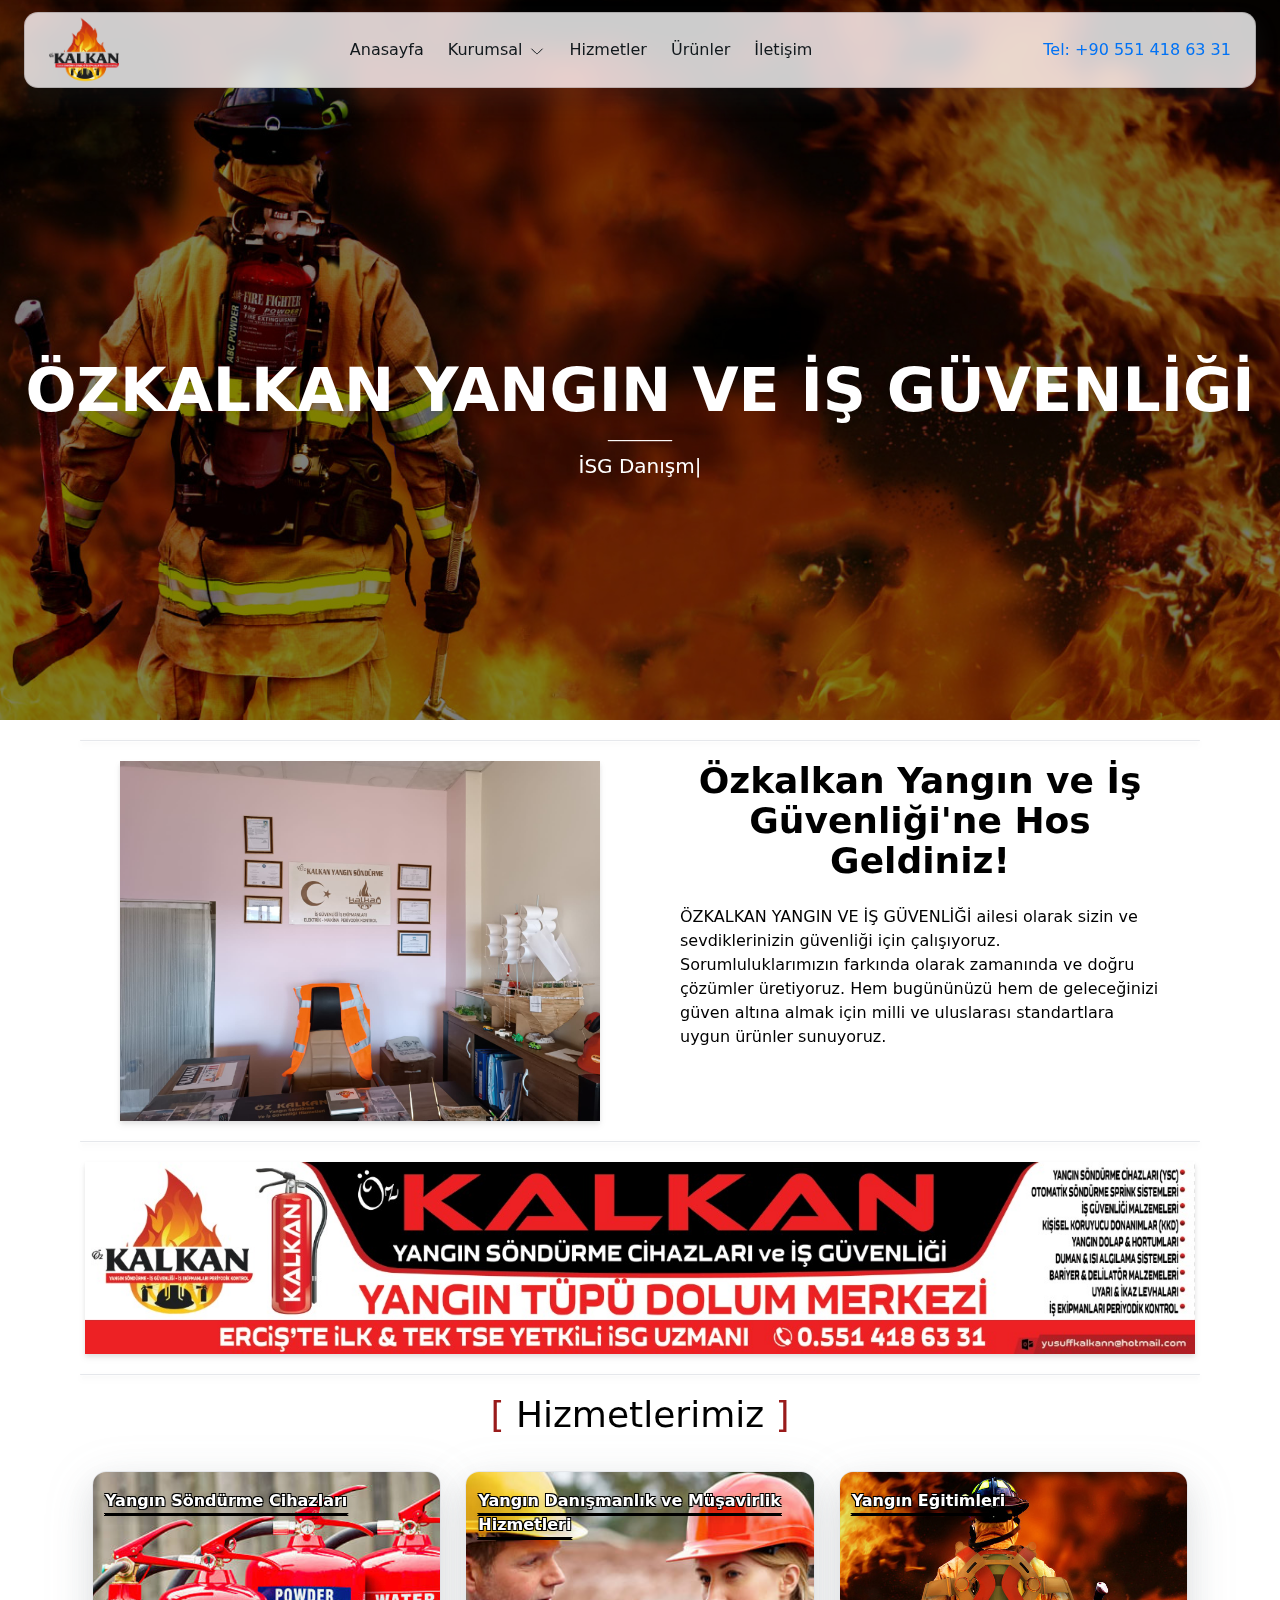
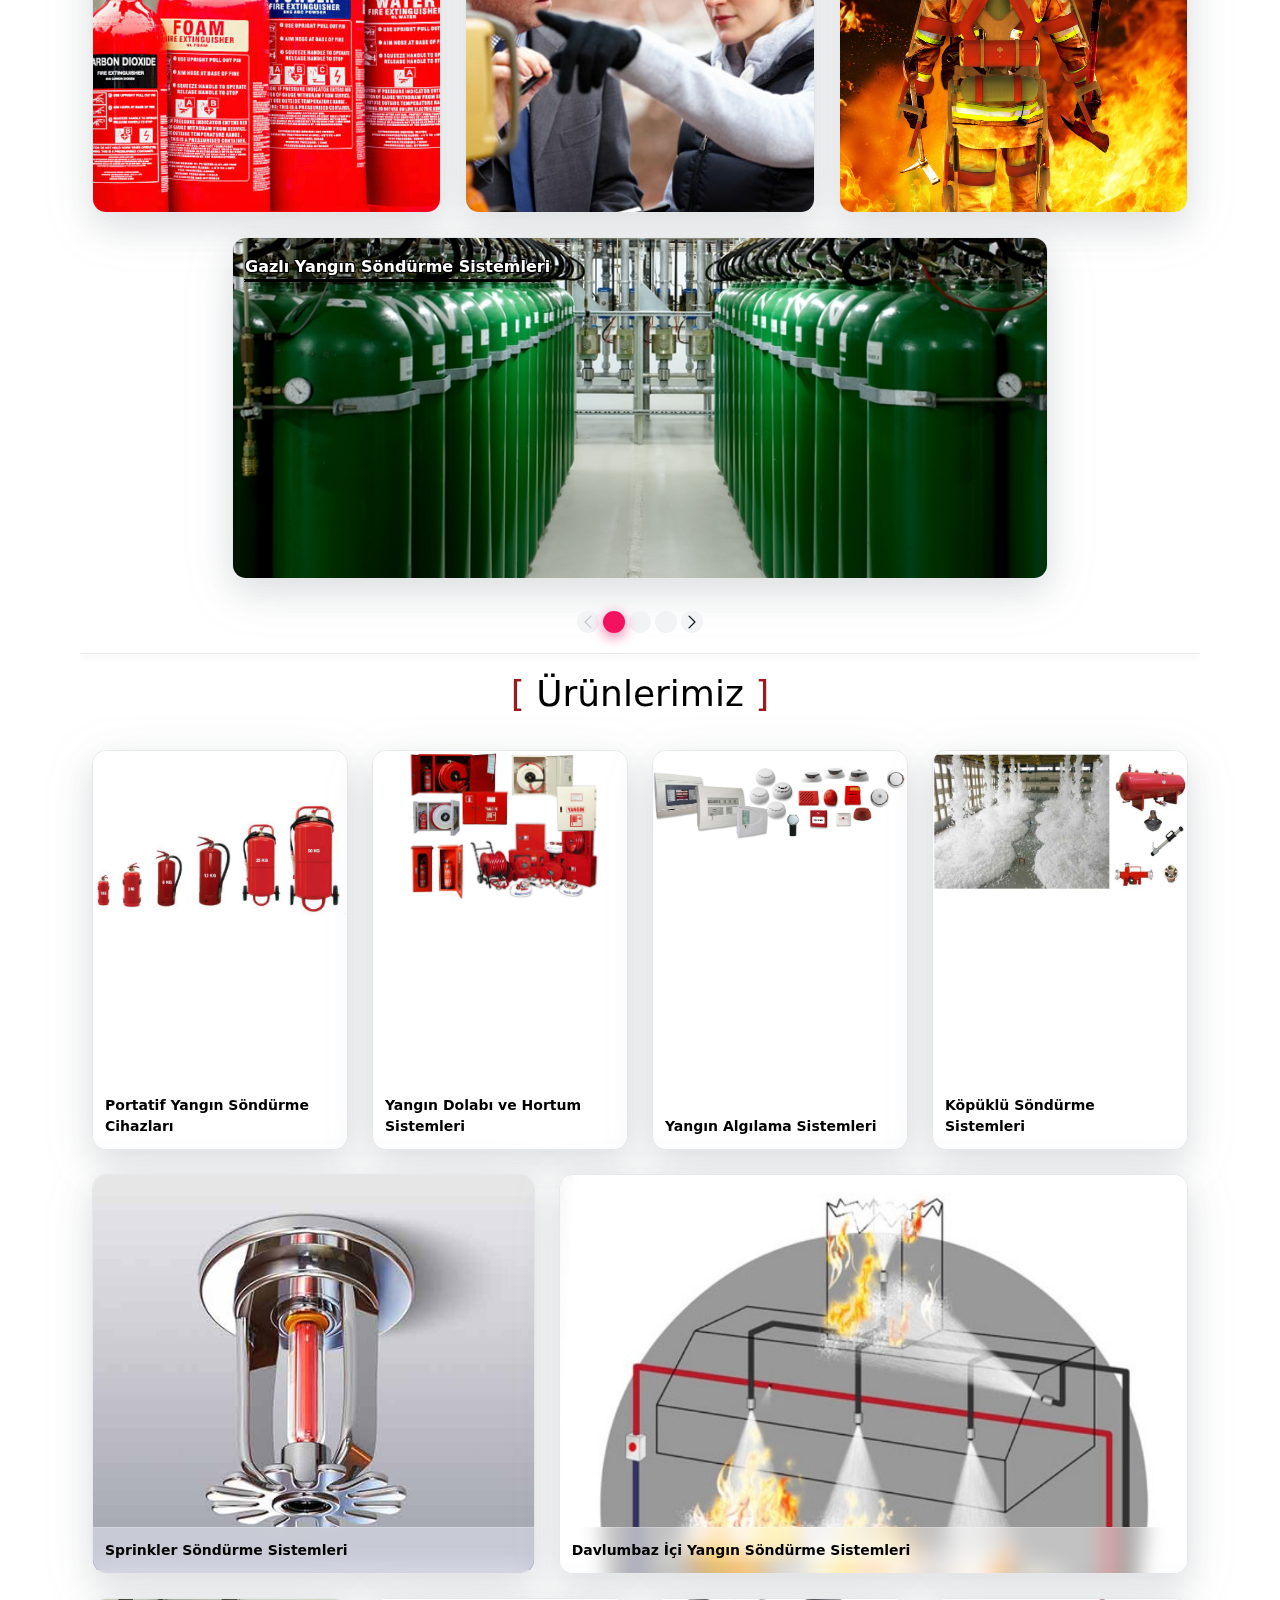
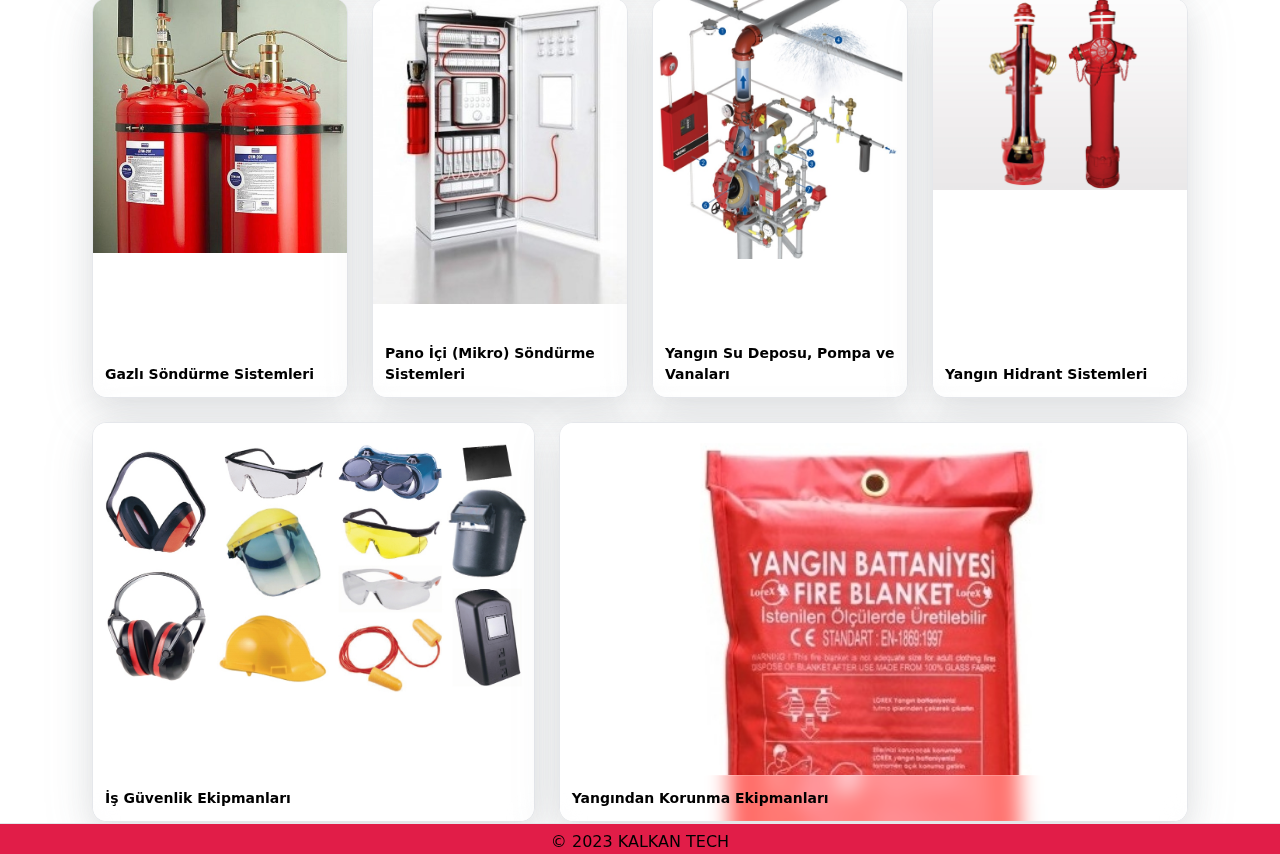
<file: index.html>
<!DOCTYPE html><html lang="en"><head><meta charSet="utf-8"/><link rel="stylesheet" href="/_next/static/css/6d374c169bc2a532.css" data-precedence="next"/><title>Özkalkan Yangın ve İş Güvenliği</title><meta name="description" content="Özkalkan Yangın ve İş Güvenliği Van Erciş"/><meta name="viewport" content="width=device-width, initial-scale=1"/><meta name="location" content="VAN Erciş"/><meta name="subject" content="Yangın"/><meta name="company" content="Özkalkan"/><meta name="isim" content="Özkalkan Yangın"/><meta name="next-size-adjust"/><script src="/_next/static/chunks/polyfills-c67a75d1b6f99dc8.js" noModule=""></script></head><body class="px-0 py-0 relative min-h-screen"><nav class="nextui-c-hhqfap nextui-c-hhqfap-kNpEwX-variant-floating nextui-c-hhqfap-beFEYN-maxWidth-lg nextui-c-hhqfap-hemDFs-isBordered-true nextui-c-hhqfap-kAwfsS-disableShadow-false nextui-c-hhqfap-gqZKcP-disableBlur-false nextui-c-hhqfap-hGzNXD-cv nextui-c-hhqfap-juUqGF-cv nextui-c-hhqfap-iivyVPD-css nextui-navbar fixed"><div class="nextui-c-egxOLa nextui-navbar-container"><button class="nextui-c-fBJhTY nextui-c-PJLV nextui-c-gulvcB nextui-c-PJLV-kuPOmo-showIn-xs nextui-navbar-toggle" type="button" aria-pressed="false"><div aria-hidden="true" class="nextui-c-gpbAMl nextui-navbar-toggle-icon" tabindex="-1"><span class="line top"></span><span class="line bottom"></span></div></button><a class="nextui-c-kzikkm nextui-c-gulvcB nextui-c-kzikkm-hfnKRU-color-default nextui-c-kzikkm-isWIbj-animated-true nextui-c-kzikkm-idoMxUs-css nextui-link" href="/"><span class="nextui-c-fyNvBR nextui-c-PJLV nextui-navbar-brand"><img alt="Fire Fighter" loading="lazy" width="70" height="70" decoding="async" data-nimg="1" style="color:transparent" src="/_next/static/media/logo.364875ff.png"/></span></a><ul class="nextui-c-jklhtj nextui-c-dGYPDG nextui-c-PJLV nextui-c-dGYPDG-hHixqa-enableCursorHighlight-true nextui-c-PJLV-ghzjVU-hideIn-xs nextui-c-jklhtj-ijFvnTw-css nextui-navbar-content" style="--nextui--transitionDuration:0ms;--nextui--opacity:0;--nextui--width:0px;--nextui--left:calc(var(--nextui--navbarContentItemHorizontalPadding) * 0.5 * -1)"><li class="nextui-c-kOXsPe nextui-c-dAPDu nextui-c-dAPDu-fkgFY-color-error nextui-c-kOXsPe-iPJLV-css nextui-navbar-cursor-highlight"></li><li class="nextui-c-kOXsPe nextui-c-yrlUe nextui-c-PJLV nextui-c-yrlUe-fkgFY-activeColor-error nextui-c-yrlUe-cdrGrt-isActive-true nextui-c-yrlUe-cNBkRG-variant-underline nextui-c-yrlUe-hYJzFf-underlineHeight-normal nextui-c-yrlUe-beNNlp-cv nextui-c-kOXsPe-ikPzmPl-css nextui-navbar-item" id="react-aria9371019165-21"><a class="nextui-c-kzikkm nextui-c-gulvcB nextui-c-kzikkm-hfnKRU-color-default nextui-c-kzikkm-isWIbj-animated-true nextui-c-kzikkm-iejNGLI-css nextui-link nextui-navbar-link" id="react-aria9371019165-21" href="/">Anasayfa</a></li><li class="nextui-c-kOXsPe nextui-c-yrlUe nextui-c-PJLV nextui-c-yrlUe-fkgFY-activeColor-error nextui-c-yrlUe-cNBkRG-variant-underline nextui-c-yrlUe-hYJzFf-underlineHeight-normal nextui-c-kOXsPe-ifzFbZK-css nextui-navbar-item" id="react-aria9371019165-22"><button class="nextui-c-iWjDFM nextui-c-gulvcB nextui-c-iWjDFM-hkKLfu-color-default nextui-c-iWjDFM-gkIlwi-size-md nextui-c-iWjDFM-cwXrJp-borderWeight-normal nextui-c-iWjDFM-lhjIIJ-light-true nextui-c-iWjDFM-exaRme-auto-true nextui-c-iWjDFM-gglxka-cv nextui-c-iWjDFM-dvpxFC-cv nextui-c-iWjDFM-ifUdHdz-css nextui-button nextui-button--ready nextui-dropdown-button" data-state="ready" type="button" id="react-aria5680114844-9" aria-haspopup="true" aria-expanded="false"><span class="nextui-c-bDGMeb nextui-c-bDGMeb-jzMUFa-isAuto-true nextui-c-bDGMeb-jeNDWm-isRight-true nextui-c-bDGMeb-gLOJOp-cv nextui-c-bDGMeb-iefzdUn-css nextui-button-icon nextui-button-icon-right"><svg fill="none" height="16" viewBox="0 0 24 24" width="16" xmlns="http://www.w3.org/2000/svg"><path d="m19.92 8.95-6.52 6.52c-.77.77-2.03.77-2.8 0L4.08 8.95" stroke="currentColor" stroke-linecap="round" stroke-linejoin="round" stroke-miterlimit="10" stroke-width="1.5"></path></svg></span><div class="nextui-button-text nextui-button-text-right">Kurumsal</div></button></li><li class="nextui-c-kOXsPe nextui-c-yrlUe nextui-c-PJLV nextui-c-yrlUe-fkgFY-activeColor-error nextui-c-yrlUe-cNBkRG-variant-underline nextui-c-yrlUe-hYJzFf-underlineHeight-normal nextui-c-kOXsPe-ifzFbZK-css nextui-navbar-item" id="react-aria9371019165-23"><a class="nextui-c-kzikkm nextui-c-gulvcB nextui-c-kzikkm-hfnKRU-color-default nextui-c-kzikkm-isWIbj-animated-true nextui-c-kzikkm-iejNGLI-css nextui-link nextui-navbar-link" id="react-aria9371019165-23" href="/hizmetler">Hizmetler</a></li><li class="nextui-c-kOXsPe nextui-c-yrlUe nextui-c-PJLV nextui-c-yrlUe-fkgFY-activeColor-error nextui-c-yrlUe-cNBkRG-variant-underline nextui-c-yrlUe-hYJzFf-underlineHeight-normal nextui-c-kOXsPe-ifzFbZK-css nextui-navbar-item" id="react-aria9371019165-24"><a class="nextui-c-kzikkm nextui-c-gulvcB nextui-c-kzikkm-hfnKRU-color-default nextui-c-kzikkm-isWIbj-animated-true nextui-c-kzikkm-iejNGLI-css nextui-link nextui-navbar-link" id="react-aria9371019165-24" href="/urunler">Ürünler</a></li><li class="nextui-c-kOXsPe nextui-c-yrlUe nextui-c-PJLV nextui-c-yrlUe-fkgFY-activeColor-error nextui-c-yrlUe-cNBkRG-variant-underline nextui-c-yrlUe-hYJzFf-underlineHeight-normal nextui-c-kOXsPe-ifzFbZK-css nextui-navbar-item" id="react-aria9371019165-25"><a class="nextui-c-kzikkm nextui-c-gulvcB nextui-c-kzikkm-hfnKRU-color-default nextui-c-kzikkm-isWIbj-animated-true nextui-c-kzikkm-iejNGLI-css nextui-link nextui-navbar-link" id="react-aria9371019165-25" href="/iletisim">İletişim</a></li></ul><ul class="nextui-c-jklhtj nextui-c-dGYPDG nextui-c-PJLV nextui-c-jklhtj-ijFvnTw-css nextui-navbar-content" style="--nextui--transitionDuration:0ms;--nextui--opacity:0;--nextui--width:0px;--nextui--left:calc(var(--nextui--navbarContentItemHorizontalPadding) * 0.5 * -1)"><a class="nextui-c-kzikkm nextui-c-gulvcB nextui-c-kzikkm-hfnKRU-color-default nextui-c-kzikkm-isWIbj-animated-true nextui-c-kzikkm-idoMxUs-css nextui-link" href="tel:5514186331">Tel: +90 551 418 63 31</a></ul></div><div class="nextui-c-iTPCAT nextui-c-PJLV nextui-c-iTPCAT-VujqA-disableBlur-false nextui-c-iTPCAT-iPJLV-css nextui-navbar-collapse"><ul class="nextui-c-jklhtj nextui-c-ewlcFW nextui-navbar-collapse-wrapper"><li class="nextui-c-kOXsPe nextui-c-ektsXM nextui-c-ektsXM-gHENSC-activeColor-secondary nextui-c-kOXsPe-ihUhvzV-css nextui-navbar-collapse-item" style="--nextui--collapseItemOpacity:0;--nextui--collapseItemTransform:matrix(0.97, 0, 0, 1, 0, 20);--netxui--collapseItemTransition:none"><a class="nextui-c-kzikkm nextui-c-gulvcB nextui-c-kzikkm-gwVlaX-color-inherit nextui-c-kzikkm-isWIbj-animated-true nextui-c-kzikkm-ihnDbNT-css nextui-link" href="/hizmetler">Hizmetler</a></li><li class="nextui-c-kOXsPe nextui-c-ektsXM nextui-c-ektsXM-gHENSC-activeColor-secondary nextui-c-kOXsPe-ihUhvzV-css nextui-navbar-collapse-item" style="--nextui--collapseItemOpacity:0;--nextui--collapseItemTransform:matrix(0.97, 0, 0, 1, 0, 20);--netxui--collapseItemTransition:none"><a class="nextui-c-kzikkm nextui-c-gulvcB nextui-c-kzikkm-gwVlaX-color-inherit nextui-c-kzikkm-isWIbj-animated-true nextui-c-kzikkm-ihnDbNT-css nextui-link" href="/urunler">Urunler</a></li><li class="nextui-c-kOXsPe nextui-c-ektsXM nextui-c-ektsXM-gHENSC-activeColor-secondary nextui-c-ektsXM-jfesFY-isActive-true nextui-c-kOXsPe-idRLTtd-css nextui-navbar-collapse-item" style="--nextui--collapseItemOpacity:0;--nextui--collapseItemTransform:matrix(0.97, 0, 0, 1, 0, 20);--netxui--collapseItemTransition:none"><a class="nextui-c-kzikkm nextui-c-gulvcB nextui-c-kzikkm-gwVlaX-color-inherit nextui-c-kzikkm-isWIbj-animated-true nextui-c-kzikkm-ihnDbNT-css nextui-link" href="/iletisim">Iletisim</a></li></ul></div></nav><main class="flex flex-col justify-between items-center"><div class="relative text-center w-full mb-5"><img alt="Fire Fighter" loading="lazy" width="1400" height="788" decoding="async" data-nimg="1" class="w-full object-cover brightness-50 h-96 md:h-full" style="color:transparent" src="/_next/static/media/firefighter.55974d83.jpg"/><div class="absolute top-2/4  w-full"><h5 class="text-6xl text-white"><b>ÖZKALKAN YANGIN VE İŞ GÜVENLİĞİ</b></h5><span class="text-white">________</span><div class="text-xl mt-2 text-white"><span></span></div></div></div><div class="mx-20"><hr class="rounded-lg drop-shadow-md"/><section class="my-5"><div class="flex flex-col lg:flex-row"><div class="mx-10 basis-1/2"><img alt="ozkalkan-yangin" loading="lazy" width="500" height="500" decoding="async" data-nimg="1" class="w-full drop-shadow-md" style="color:transparent" src="/images/ofis.jpeg"/></div><div class="mx-10 basis-1/2"><h2 class="text-4xl text-center"><b>Özkalkan Yangın ve İş Güvenliği&#x27;ne Hos Geldiniz!</b></h2><br/><p>ÖZKALKAN YANGIN VE İŞ GÜVENLİĞİ ailesi olarak sizin ve sevdiklerinizin güvenliği için çalışıyoruz. Sorumluluklarımızın farkında olarak zamanında ve doğru çözümler üretiyoruz. Hem bugününüzü hem de geleceğinizi güven altına almak için milli ve uluslarası standartlara uygun ürünler sunuyoruz.</p></div></div></section><hr class="rounded-lg drop-shadow-md"/><section class="my-5"><div class="flex flex-col lg:flex-row justify-center"><div class="flex justify-center items-center"><img alt="ozkalkan-yangin" loading="lazy" width="800" height="700" decoding="async" data-nimg="1" class="w-full drop-shadow-md h-48" style="color:transparent" src="/images/uniquelogo.jpeg"/></div></div></section><hr class="rounded-lg drop-shadow-md"/><section class="my-5"><h2 class="text-4xl text-center"><span class="text-red-800">[</span> Hizmetlerimiz<!-- --> <span class="text-red-800">]</span></h2><br/><div class="nextui-c-kRHeuF nextui-c-kRHeuF-ihLgHeV-css nextui-grid-item nextui-grid-container"><div class="nextui-c-kRHeuF nextui-c-kRHeuF-ibTHXhT-css nextui-grid-item xs sm"><div role="section" tabindex="-1" class="nextui-c-BDLTQ nextui-c-jMTBsW nextui-c-gulvcB nextui-c-BDLTQ-eZMbDJ-variant-shadow nextui-c-BDLTQ-fmlsco-borderWeight-light nextui-c-BDLTQ-cuwTXc-disableAnimation-false"><div class="nextui-c-jxECYO nextui-c-jxECYO-icwRywK-css"><div class="nextui-c-cMTZRp nextui-c-cMTZRp-ijmTDtb-css"><h4 class="nextui-c-PJLV nextui-c-PJLV-icKgFLQ-css font-bold underline underline-offset-8 decoration-solid decoration-1 decoration-black drop-shadow-lg">Yangın Söndürme Cihazları</h4></div></div><div class="nextui-c-iVzbCs nextui-c-iVzbCs-bDGmTT-ready-true nextui-c-iVzbCs-icDvGzP-css nextui-image-container nextui-image--loading" data-state="loading"><div class="nextui-c-FIiRH nextui-c-FIiRH-ibDGmTT-css nextui-image-skeleton"></div><img alt="Card image background" class="nextui-c-kbhVdb nextui-c-kbhVdb-ieCSSFU-css nextui-image" data-state="loading" height="340" src="./images/services/extinguisher.png" width="100%"/></div></div></div><div class="nextui-c-kRHeuF nextui-c-kRHeuF-ibTHXhT-css nextui-grid-item xs sm"><div role="section" tabindex="-1" class="nextui-c-BDLTQ nextui-c-jMTBsW nextui-c-gulvcB nextui-c-BDLTQ-eZMbDJ-variant-shadow nextui-c-BDLTQ-fmlsco-borderWeight-light nextui-c-BDLTQ-cuwTXc-disableAnimation-false"><div class="nextui-c-jxECYO nextui-c-jxECYO-icwRywK-css"><div class="nextui-c-cMTZRp nextui-c-cMTZRp-ijmTDtb-css"><h4 class="nextui-c-PJLV nextui-c-PJLV-icKgFLQ-css font-bold underline underline-offset-8 decoration-solid decoration-1 decoration-black drop-shadow-lg">Yangın Danışmanlık ve Müşavirlik Hizmetleri</h4></div></div><div class="nextui-c-iVzbCs nextui-c-iVzbCs-bDGmTT-ready-true nextui-c-iVzbCs-icDvGzP-css nextui-image-container nextui-image--loading" data-state="loading"><div class="nextui-c-FIiRH nextui-c-FIiRH-ibDGmTT-css nextui-image-skeleton"></div><img alt="Card image background" class="nextui-c-kbhVdb nextui-c-kbhVdb-ieCSSFU-css nextui-image" data-state="loading" height="340" src="./images/services/consultancy.jpg" width="100%"/></div></div></div><div class="nextui-c-kRHeuF nextui-c-kRHeuF-ibTHXhT-css nextui-grid-item xs sm"><div role="section" tabindex="-1" class="nextui-c-BDLTQ nextui-c-jMTBsW nextui-c-gulvcB nextui-c-BDLTQ-eZMbDJ-variant-shadow nextui-c-BDLTQ-fmlsco-borderWeight-light nextui-c-BDLTQ-cuwTXc-disableAnimation-false"><div class="nextui-c-jxECYO nextui-c-jxECYO-icwRywK-css"><div class="nextui-c-cMTZRp nextui-c-cMTZRp-ijmTDtb-css"><h4 class="nextui-c-PJLV nextui-c-PJLV-icKgFLQ-css font-bold underline underline-offset-8 decoration-solid decoration-1 decoration-black drop-shadow-lg">Yangın Eğitimleri</h4></div></div><div class="nextui-c-iVzbCs nextui-c-iVzbCs-bDGmTT-ready-true nextui-c-iVzbCs-icDvGzP-css nextui-image-container nextui-image--loading" data-state="loading"><div class="nextui-c-FIiRH nextui-c-FIiRH-ibDGmTT-css nextui-image-skeleton"></div><img alt="Card image background" class="nextui-c-kbhVdb nextui-c-kbhVdb-ieCSSFU-css nextui-image" data-state="loading" height="340" src="./images/services/fire-training.jpeg" width="100%"/></div></div></div><div class="nextui-c-kRHeuF nextui-c-kRHeuF-ifGJxpT-css nextui-grid-item xs sm"><div role="section" tabindex="-1" class="nextui-c-BDLTQ nextui-c-jMTBsW nextui-c-gulvcB nextui-c-BDLTQ-eZMbDJ-variant-shadow nextui-c-BDLTQ-fmlsco-borderWeight-light nextui-c-BDLTQ-cuwTXc-disableAnimation-false"><div class="nextui-c-jxECYO nextui-c-jxECYO-icwRywK-css"><div class="nextui-c-cMTZRp nextui-c-cMTZRp-ijmTDtb-css"><h4 class="nextui-c-PJLV nextui-c-PJLV-icKgFLQ-css font-bold underline underline-offset-8 decoration-solid decoration-1 decoration-black drop-shadow-lg">Gazlı Yangın Söndürme Sistemleri</h4></div></div><div class="nextui-c-iVzbCs nextui-c-iVzbCs-bDGmTT-ready-true nextui-c-iVzbCs-icDvGzP-css nextui-image-container nextui-image--loading" data-state="loading"><div class="nextui-c-FIiRH nextui-c-FIiRH-ibDGmTT-css nextui-image-skeleton"></div><img alt="Card image background" class="nextui-c-kbhVdb nextui-c-kbhVdb-ieCSSFU-css nextui-image" data-state="loading" height="340" src="./images/services/carbon-extinguisher.jpg" width="100%"/></div></div></div></div><div class="grid justify-items-center"><nav class="nextui-c-eKVPvf nextui-c-eKVPvf-fWGdHR-color-error nextui-c-eKVPvf-ezIzIJ-size-xl nextui-c-eKVPvf-iTJsWG-borderWeight-normal nextui-c-eKVPvf-jZYggo-onlyDots-true nextui-c-eKVPvf-dTeaug-rounded-true nextui-c-eKVPvf-QbeIJ-noMargin-false mt-5 content-center"><button aria-label="previous page button" class="nextui-c-cUthvm nextui-c-huiNHE nextui-c-cUthvm-gZRAkC-disabled-true nextui-c-cUthvm-SWDEj-animated-true nextui-pagination-item nextui-pagination-item-animated nextui-pagination-item-disabled nextui-pagination-item-only-dots nextui-pagination-item-preserve-content" tabindex="-1"><span class="nextui-c-fItrmj nextui-pagination-item-content"><svg class="nextui-c-eKuzCY nextui-c-eKuzCY-xROYZ-isPrev-true nextui-pagination-icon" fill="none" focusable="false" role="presentation" viewBox="0 0 24 24" xmlns="http://www.w3.org/2000/svg"><path d="M15.5 19l-7-7 7-7" stroke="currentColor" stroke-linecap="round" stroke-linejoin="round" stroke-width="1.5"></path></svg></span></button><div aria-hidden="true" class="nextui-c-cAbbLF nextui-c-cAbbLF-QIzBs-animated-true nextui-c-cAbbLF-gZGrDk-shadow-true nextui-c-cAbbLF-ikgtVxo-css nextui-pagination-highlight nextui-pagination-highlight--rounded nextui-pagination-highlight--active nextui-pagination-highlight--shadow" style="--nextui--paginationLeft:calc(var(--nextui--paginationSize) * 1 + 6px)"></div><button aria-label="1 item active" class="nextui-c-cUthvm nextui-c-huiNHE nextui-c-cUthvm-dZWCtT-active-true nextui-c-cUthvm-SWDEj-animated-true nextui-c-cUthvm-bvZyoZ-cv nextui-pagination-item nextui-pagination-item-active nextui-pagination-item-animated nextui-pagination-item-only-dots" tabindex="0"><span class="nextui-c-fItrmj nextui-pagination-item-content">1</span></button><button aria-label="2 item" class="nextui-c-cUthvm nextui-c-huiNHE nextui-c-cUthvm-SWDEj-animated-true nextui-c-cUthvm-bvZyoZ-cv nextui-pagination-item nextui-pagination-item-animated nextui-pagination-item-only-dots" tabindex="0"><span class="nextui-c-fItrmj nextui-pagination-item-content">2</span></button><button aria-label="3 item" class="nextui-c-cUthvm nextui-c-huiNHE nextui-c-cUthvm-SWDEj-animated-true nextui-c-cUthvm-bvZyoZ-cv nextui-pagination-item nextui-pagination-item-animated nextui-pagination-item-only-dots" tabindex="0"><span class="nextui-c-fItrmj nextui-pagination-item-content">3</span></button><button aria-label="next page button" class="nextui-c-cUthvm nextui-c-huiNHE nextui-c-cUthvm-SWDEj-animated-true nextui-pagination-item nextui-pagination-item-animated nextui-pagination-item-only-dots nextui-pagination-item-preserve-content" tabindex="0"><span class="nextui-c-fItrmj nextui-pagination-item-content"><svg class="nextui-c-eKuzCY nextui-pagination-icon" fill="none" focusable="false" role="presentation" viewBox="0 0 24 24" xmlns="http://www.w3.org/2000/svg"><path d="M15.5 19l-7-7 7-7" stroke="currentColor" stroke-linecap="round" stroke-linejoin="round" stroke-width="1.5"></path></svg></span></button></nav></div></section><hr class="rounded-lg drop-shadow-md"/><section class="my-5"><h2 class="text-4xl text-center"><span class="text-red-800">[</span> Ürünlerimiz<!-- --> <span class="text-red-800">]</span></h2><br/><div class="nextui-c-kRHeuF nextui-c-kRHeuF-ihLgHeV-css nextui-grid-item nextui-grid-container"><div class="nextui-c-kRHeuF nextui-c-kRHeuF-ihilJEH-css nextui-grid-item xs sm"><div role="section" tabindex="-1" class="nextui-c-BDLTQ nextui-c-jMTBsW nextui-c-gulvcB nextui-c-BDLTQ-eZMbDJ-variant-shadow nextui-c-BDLTQ-fmlsco-borderWeight-light nextui-c-BDLTQ-cuwTXc-disableAnimation-false nextui-c-BDLTQ-ibAXaqy-css"><a href="/urunler"><div class="nextui-c-jxECYO nextui-c-jxECYO-icwRywK-css"></div><div class="nextui-c-eFfoBo nextui-c-eFfoBo-ifBQDyP-css"><div class="nextui-c-iVzbCs nextui-c-iVzbCs-bDGmTT-ready-true nextui-c-iVzbCs-ihinyfY-css nextui-image-container nextui-image--loading" data-state="loading"><div class="nextui-c-FIiRH nextui-c-FIiRH-ibDGmTT-css nextui-image-skeleton"></div><img alt="Card example background" class="nextui-c-kbhVdb nextui-c-kbhVdb-ieCSSFU-css nextui-image" data-state="loading" height="100%" src="./images/products/yangin-tupleri.jpg" width="100%"/></div></div><div class="nextui-c-cakKrd nextui-c-cakKrd-gjCMAI-isBlurred-true nextui-c-cakKrd-ijEqIDO-css"><div class="nextui-c-dfbgCO nextui-c-dfbgCO-fGHEql-fluid-true nextui-c-dfbgCO-idIWWzx-css"><div class="nextui-c-cMTZRp nextui-c-cMTZRp-ijmTDtb-css"><p class="nextui-c-PJLV nextui-c-PJLV-ikknagw-css font-bold">Portatif Yangın Söndürme Cihazları</p></div></div></div></a></div></div><div class="nextui-c-kRHeuF nextui-c-kRHeuF-ihilJEH-css nextui-grid-item xs sm"><div role="section" tabindex="-1" class="nextui-c-BDLTQ nextui-c-jMTBsW nextui-c-gulvcB nextui-c-BDLTQ-eZMbDJ-variant-shadow nextui-c-BDLTQ-fmlsco-borderWeight-light nextui-c-BDLTQ-cuwTXc-disableAnimation-false nextui-c-BDLTQ-ibAXaqy-css"><a href="/urunler"><div class="nextui-c-jxECYO nextui-c-jxECYO-icwRywK-css"></div><div class="nextui-c-eFfoBo nextui-c-eFfoBo-ifBQDyP-css"><div class="nextui-c-iVzbCs nextui-c-iVzbCs-bDGmTT-ready-true nextui-c-iVzbCs-ihinyfY-css nextui-image-container nextui-image--loading" data-state="loading"><div class="nextui-c-FIiRH nextui-c-FIiRH-ibDGmTT-css nextui-image-skeleton"></div><img alt="Card example background" class="nextui-c-kbhVdb nextui-c-kbhVdb-ieCSSFU-css nextui-image" data-state="loading" height="100%" src="./images/products/yangin-dolabi.jpg" width="100%"/></div></div><div class="nextui-c-cakKrd nextui-c-cakKrd-gjCMAI-isBlurred-true nextui-c-cakKrd-ijEqIDO-css"><div class="nextui-c-dfbgCO nextui-c-dfbgCO-fGHEql-fluid-true nextui-c-dfbgCO-idIWWzx-css"><div class="nextui-c-cMTZRp nextui-c-cMTZRp-ijmTDtb-css"><p class="nextui-c-PJLV nextui-c-PJLV-ikknagw-css font-bold">Yangın Dolabı ve Hortum Sistemleri</p></div></div></div></a></div></div><div class="nextui-c-kRHeuF nextui-c-kRHeuF-ihilJEH-css nextui-grid-item xs sm"><div role="section" tabindex="-1" class="nextui-c-BDLTQ nextui-c-jMTBsW nextui-c-gulvcB nextui-c-BDLTQ-eZMbDJ-variant-shadow nextui-c-BDLTQ-fmlsco-borderWeight-light nextui-c-BDLTQ-cuwTXc-disableAnimation-false nextui-c-BDLTQ-ibAXaqy-css"><a href="/urunler"><div class="nextui-c-jxECYO nextui-c-jxECYO-icwRywK-css"></div><div class="nextui-c-eFfoBo nextui-c-eFfoBo-ifBQDyP-css"><div class="nextui-c-iVzbCs nextui-c-iVzbCs-bDGmTT-ready-true nextui-c-iVzbCs-ihinyfY-css nextui-image-container nextui-image--loading" data-state="loading"><div class="nextui-c-FIiRH nextui-c-FIiRH-ibDGmTT-css nextui-image-skeleton"></div><img alt="Card example background" class="nextui-c-kbhVdb nextui-c-kbhVdb-ieCSSFU-css nextui-image" data-state="loading" height="100%" src="./images/products/yangin-algilama.jpg" width="100%"/></div></div><div class="nextui-c-cakKrd nextui-c-cakKrd-gjCMAI-isBlurred-true nextui-c-cakKrd-ijEqIDO-css"><div class="nextui-c-dfbgCO nextui-c-dfbgCO-fGHEql-fluid-true nextui-c-dfbgCO-idIWWzx-css"><div class="nextui-c-cMTZRp nextui-c-cMTZRp-ijmTDtb-css"><p class="nextui-c-PJLV nextui-c-PJLV-ikknagw-css font-bold">Yangın Algılama Sistemleri</p></div></div></div></a></div></div><div class="nextui-c-kRHeuF nextui-c-kRHeuF-ihilJEH-css nextui-grid-item xs sm"><div role="section" tabindex="-1" class="nextui-c-BDLTQ nextui-c-jMTBsW nextui-c-gulvcB nextui-c-BDLTQ-eZMbDJ-variant-shadow nextui-c-BDLTQ-fmlsco-borderWeight-light nextui-c-BDLTQ-cuwTXc-disableAnimation-false nextui-c-BDLTQ-ibAXaqy-css"><a href="/urunler"><div class="nextui-c-jxECYO nextui-c-jxECYO-icwRywK-css"></div><div class="nextui-c-eFfoBo nextui-c-eFfoBo-ifBQDyP-css"><div class="nextui-c-iVzbCs nextui-c-iVzbCs-bDGmTT-ready-true nextui-c-iVzbCs-ihinyfY-css nextui-image-container nextui-image--loading" data-state="loading"><div class="nextui-c-FIiRH nextui-c-FIiRH-ibDGmTT-css nextui-image-skeleton"></div><img alt="Card example background" class="nextui-c-kbhVdb nextui-c-kbhVdb-ieCSSFU-css nextui-image" data-state="loading" height="100%" src="./images/products/kopuk-sondurme.jpg" width="100%"/></div></div><div class="nextui-c-cakKrd nextui-c-cakKrd-gjCMAI-isBlurred-true nextui-c-cakKrd-ijEqIDO-css"><div class="nextui-c-dfbgCO nextui-c-dfbgCO-fGHEql-fluid-true nextui-c-dfbgCO-idIWWzx-css"><div class="nextui-c-cMTZRp nextui-c-cMTZRp-ijmTDtb-css"><p class="nextui-c-PJLV nextui-c-PJLV-ikknagw-css font-bold">Köpüklü Söndürme Sistemleri</p></div></div></div></a></div></div><div class="nextui-c-kRHeuF nextui-c-kRHeuF-ijetoLf-css nextui-grid-item xs sm"><div role="section" tabindex="-1" class="nextui-c-BDLTQ nextui-c-jMTBsW nextui-c-gulvcB nextui-c-BDLTQ-eZMbDJ-variant-shadow nextui-c-BDLTQ-fmlsco-borderWeight-light nextui-c-BDLTQ-cuwTXc-disableAnimation-false nextui-c-BDLTQ-ibAXaqy-css"><a href="/urunler"><div class="nextui-c-jxECYO nextui-c-jxECYO-icwRywK-css"></div><div class="nextui-c-eFfoBo nextui-c-eFfoBo-ifBQDyP-css"><div class="nextui-c-iVzbCs nextui-c-iVzbCs-bDGmTT-ready-true nextui-c-iVzbCs-ihinyfY-css nextui-image-container nextui-image--loading" data-state="loading"><div class="nextui-c-FIiRH nextui-c-FIiRH-ibDGmTT-css nextui-image-skeleton"></div><img alt="Card example background" class="nextui-c-kbhVdb nextui-c-kbhVdb-ieCSSFU-css nextui-image" data-state="loading" height="100%" src="./images/products/sprinkler.jpg" width="100%"/></div></div><div class="nextui-c-cakKrd nextui-c-cakKrd-gjCMAI-isBlurred-true nextui-c-cakKrd-ijEqIDO-css"><div class="nextui-c-dfbgCO nextui-c-dfbgCO-fGHEql-fluid-true nextui-c-dfbgCO-idIWWzx-css"><div class="nextui-c-cMTZRp nextui-c-cMTZRp-ijmTDtb-css"><p class="nextui-c-PJLV nextui-c-PJLV-ikknagw-css font-bold">Sprinkler Söndürme Sistemleri</p></div></div></div></a></div></div><div class="nextui-c-kRHeuF nextui-c-kRHeuF-igIGGOj-css nextui-grid-item xs sm"><div role="section" tabindex="-1" class="nextui-c-BDLTQ nextui-c-jMTBsW nextui-c-gulvcB nextui-c-BDLTQ-eZMbDJ-variant-shadow nextui-c-BDLTQ-fmlsco-borderWeight-light nextui-c-BDLTQ-cuwTXc-disableAnimation-false nextui-c-BDLTQ-ibAXaqy-css"><a href="/urunler"><div class="nextui-c-jxECYO nextui-c-jxECYO-icwRywK-css"></div><div class="nextui-c-eFfoBo nextui-c-eFfoBo-ifBQDyP-css"><div class="nextui-c-iVzbCs nextui-c-iVzbCs-bDGmTT-ready-true nextui-c-iVzbCs-ihinyfY-css nextui-image-container nextui-image--loading" data-state="loading"><div class="nextui-c-FIiRH nextui-c-FIiRH-ibDGmTT-css nextui-image-skeleton"></div><img alt="Card example background" class="nextui-c-kbhVdb nextui-c-kbhVdb-ieCSSFU-css nextui-image" data-state="loading" height="100%" src="./images/products/detector.jpg" width="100%"/></div></div><div class="nextui-c-cakKrd nextui-c-cakKrd-gjCMAI-isBlurred-true nextui-c-cakKrd-ijEqIDO-css"><div class="nextui-c-dfbgCO nextui-c-dfbgCO-fGHEql-fluid-true nextui-c-dfbgCO-idIWWzx-css"><div class="nextui-c-cMTZRp nextui-c-cMTZRp-ijmTDtb-css"><p class="nextui-c-PJLV nextui-c-PJLV-ikknagw-css font-bold">Davlumbaz İçi Yangın Söndürme Sistemleri</p></div></div></div></a></div></div><div class="nextui-c-kRHeuF nextui-c-kRHeuF-ihilJEH-css nextui-grid-item xs sm"><div role="section" tabindex="-1" class="nextui-c-BDLTQ nextui-c-jMTBsW nextui-c-gulvcB nextui-c-BDLTQ-eZMbDJ-variant-shadow nextui-c-BDLTQ-fmlsco-borderWeight-light nextui-c-BDLTQ-cuwTXc-disableAnimation-false nextui-c-BDLTQ-ibAXaqy-css"><a href="/urunler"><div class="nextui-c-jxECYO nextui-c-jxECYO-icwRywK-css"></div><div class="nextui-c-eFfoBo nextui-c-eFfoBo-ifBQDyP-css"><div class="nextui-c-iVzbCs nextui-c-iVzbCs-bDGmTT-ready-true nextui-c-iVzbCs-ihinyfY-css nextui-image-container nextui-image--loading" data-state="loading"><div class="nextui-c-FIiRH nextui-c-FIiRH-ibDGmTT-css nextui-image-skeleton"></div><img alt="Card example background" class="nextui-c-kbhVdb nextui-c-kbhVdb-ieCSSFU-css nextui-image" data-state="loading" height="100%" src="./images/products/gazli-sondurucu.jpg" width="100%"/></div></div><div class="nextui-c-cakKrd nextui-c-cakKrd-gjCMAI-isBlurred-true nextui-c-cakKrd-ijEqIDO-css"><div class="nextui-c-dfbgCO nextui-c-dfbgCO-fGHEql-fluid-true nextui-c-dfbgCO-idIWWzx-css"><div class="nextui-c-cMTZRp nextui-c-cMTZRp-ijmTDtb-css"><p class="nextui-c-PJLV nextui-c-PJLV-ikknagw-css font-bold">Gazlı Söndürme Sistemleri</p></div></div></div></a></div></div><div class="nextui-c-kRHeuF nextui-c-kRHeuF-ihilJEH-css nextui-grid-item xs sm"><div role="section" tabindex="-1" class="nextui-c-BDLTQ nextui-c-jMTBsW nextui-c-gulvcB nextui-c-BDLTQ-eZMbDJ-variant-shadow nextui-c-BDLTQ-fmlsco-borderWeight-light nextui-c-BDLTQ-cuwTXc-disableAnimation-false nextui-c-BDLTQ-ibAXaqy-css"><a href="/urunler"><div class="nextui-c-jxECYO nextui-c-jxECYO-icwRywK-css"></div><div class="nextui-c-eFfoBo nextui-c-eFfoBo-ifBQDyP-css"><div class="nextui-c-iVzbCs nextui-c-iVzbCs-bDGmTT-ready-true nextui-c-iVzbCs-ihinyfY-css nextui-image-container nextui-image--loading" data-state="loading"><div class="nextui-c-FIiRH nextui-c-FIiRH-ibDGmTT-css nextui-image-skeleton"></div><img alt="Card example background" class="nextui-c-kbhVdb nextui-c-kbhVdb-ieCSSFU-css nextui-image" data-state="loading" height="100%" src="./images/products/pano1.jpg" width="100%"/></div></div><div class="nextui-c-cakKrd nextui-c-cakKrd-gjCMAI-isBlurred-true nextui-c-cakKrd-ijEqIDO-css"><div class="nextui-c-dfbgCO nextui-c-dfbgCO-fGHEql-fluid-true nextui-c-dfbgCO-idIWWzx-css"><div class="nextui-c-cMTZRp nextui-c-cMTZRp-ijmTDtb-css"><p class="nextui-c-PJLV nextui-c-PJLV-ikknagw-css font-bold">Pano İçi (Mikro) Söndürme Sistemleri</p></div></div></div></a></div></div><div class="nextui-c-kRHeuF nextui-c-kRHeuF-ihilJEH-css nextui-grid-item xs sm"><div role="section" tabindex="-1" class="nextui-c-BDLTQ nextui-c-jMTBsW nextui-c-gulvcB nextui-c-BDLTQ-eZMbDJ-variant-shadow nextui-c-BDLTQ-fmlsco-borderWeight-light nextui-c-BDLTQ-cuwTXc-disableAnimation-false nextui-c-BDLTQ-ibAXaqy-css"><a href="/urunler"><div class="nextui-c-jxECYO nextui-c-jxECYO-icwRywK-css"></div><div class="nextui-c-eFfoBo nextui-c-eFfoBo-ifBQDyP-css"><div class="nextui-c-iVzbCs nextui-c-iVzbCs-bDGmTT-ready-true nextui-c-iVzbCs-ihinyfY-css nextui-image-container nextui-image--loading" data-state="loading"><div class="nextui-c-FIiRH nextui-c-FIiRH-ibDGmTT-css nextui-image-skeleton"></div><img alt="Card example background" class="nextui-c-kbhVdb nextui-c-kbhVdb-ieCSSFU-css nextui-image" data-state="loading" height="100%" src="./images/products/yangin-proje.jpg" width="100%"/></div></div><div class="nextui-c-cakKrd nextui-c-cakKrd-gjCMAI-isBlurred-true nextui-c-cakKrd-ijEqIDO-css"><div class="nextui-c-dfbgCO nextui-c-dfbgCO-fGHEql-fluid-true nextui-c-dfbgCO-idIWWzx-css"><div class="nextui-c-cMTZRp nextui-c-cMTZRp-ijmTDtb-css"><p class="nextui-c-PJLV nextui-c-PJLV-ikknagw-css font-bold">Yangın Su Deposu, Pompa ve Vanaları</p></div></div></div></a></div></div><div class="nextui-c-kRHeuF nextui-c-kRHeuF-ihilJEH-css nextui-grid-item xs sm"><div role="section" tabindex="-1" class="nextui-c-BDLTQ nextui-c-jMTBsW nextui-c-gulvcB nextui-c-BDLTQ-eZMbDJ-variant-shadow nextui-c-BDLTQ-fmlsco-borderWeight-light nextui-c-BDLTQ-cuwTXc-disableAnimation-false nextui-c-BDLTQ-ibAXaqy-css"><a href="/urunler"><div class="nextui-c-jxECYO nextui-c-jxECYO-icwRywK-css"></div><div class="nextui-c-eFfoBo nextui-c-eFfoBo-ifBQDyP-css"><div class="nextui-c-iVzbCs nextui-c-iVzbCs-bDGmTT-ready-true nextui-c-iVzbCs-ihinyfY-css nextui-image-container nextui-image--loading" data-state="loading"><div class="nextui-c-FIiRH nextui-c-FIiRH-ibDGmTT-css nextui-image-skeleton"></div><img alt="Card example background" class="nextui-c-kbhVdb nextui-c-kbhVdb-ieCSSFU-css nextui-image" data-state="loading" height="100%" src="./images/products/suborusu.jpg" width="100%"/></div></div><div class="nextui-c-cakKrd nextui-c-cakKrd-gjCMAI-isBlurred-true nextui-c-cakKrd-ijEqIDO-css"><div class="nextui-c-dfbgCO nextui-c-dfbgCO-fGHEql-fluid-true nextui-c-dfbgCO-idIWWzx-css"><div class="nextui-c-cMTZRp nextui-c-cMTZRp-ijmTDtb-css"><p class="nextui-c-PJLV nextui-c-PJLV-ikknagw-css font-bold">Yangın Hidrant Sistemleri</p></div></div></div></a></div></div><div class="nextui-c-kRHeuF nextui-c-kRHeuF-ijetoLf-css nextui-grid-item xs sm"><div role="section" tabindex="-1" class="nextui-c-BDLTQ nextui-c-jMTBsW nextui-c-gulvcB nextui-c-BDLTQ-eZMbDJ-variant-shadow nextui-c-BDLTQ-fmlsco-borderWeight-light nextui-c-BDLTQ-cuwTXc-disableAnimation-false nextui-c-BDLTQ-ibAXaqy-css"><a href="/urunler"><div class="nextui-c-jxECYO nextui-c-jxECYO-icwRywK-css"></div><div class="nextui-c-eFfoBo nextui-c-eFfoBo-ifBQDyP-css"><div class="nextui-c-iVzbCs nextui-c-iVzbCs-bDGmTT-ready-true nextui-c-iVzbCs-ihinyfY-css nextui-image-container nextui-image--loading" data-state="loading"><div class="nextui-c-FIiRH nextui-c-FIiRH-ibDGmTT-css nextui-image-skeleton"></div><img alt="Card example background" class="nextui-c-kbhVdb nextui-c-kbhVdb-ieCSSFU-css nextui-image" data-state="loading" height="100%" src="./images/products/is-guvenligi-ekipmanlari.jpeg" width="100%"/></div></div><div class="nextui-c-cakKrd nextui-c-cakKrd-gjCMAI-isBlurred-true nextui-c-cakKrd-ijEqIDO-css"><div class="nextui-c-dfbgCO nextui-c-dfbgCO-fGHEql-fluid-true nextui-c-dfbgCO-idIWWzx-css"><div class="nextui-c-cMTZRp nextui-c-cMTZRp-ijmTDtb-css"><p class="nextui-c-PJLV nextui-c-PJLV-ikknagw-css font-bold">İş Güvenlik Ekipmanları</p></div></div></div></a></div></div><div class="nextui-c-kRHeuF nextui-c-kRHeuF-igIGGOj-css nextui-grid-item xs sm"><div role="section" tabindex="-1" class="nextui-c-BDLTQ nextui-c-jMTBsW nextui-c-gulvcB nextui-c-BDLTQ-eZMbDJ-variant-shadow nextui-c-BDLTQ-fmlsco-borderWeight-light nextui-c-BDLTQ-cuwTXc-disableAnimation-false nextui-c-BDLTQ-ibAXaqy-css"><a href="/urunler"><div class="nextui-c-jxECYO nextui-c-jxECYO-icwRywK-css"></div><div class="nextui-c-eFfoBo nextui-c-eFfoBo-ifBQDyP-css"><div class="nextui-c-iVzbCs nextui-c-iVzbCs-bDGmTT-ready-true nextui-c-iVzbCs-ihinyfY-css nextui-image-container nextui-image--loading" data-state="loading"><div class="nextui-c-FIiRH nextui-c-FIiRH-ibDGmTT-css nextui-image-skeleton"></div><img alt="Card example background" class="nextui-c-kbhVdb nextui-c-kbhVdb-ieCSSFU-css nextui-image" data-state="loading" height="100%" src="./images/products/battaniye.jpg" width="100%"/></div></div><div class="nextui-c-cakKrd nextui-c-cakKrd-gjCMAI-isBlurred-true nextui-c-cakKrd-ijEqIDO-css"><div class="nextui-c-dfbgCO nextui-c-dfbgCO-fGHEql-fluid-true nextui-c-dfbgCO-idIWWzx-css"><div class="nextui-c-cMTZRp nextui-c-cMTZRp-ijmTDtb-css"><p class="nextui-c-PJLV nextui-c-PJLV-ikknagw-css font-bold">Yangından Korunma Ekipmanları</p></div></div></div></a></div></div></div></section></div></main><footer class="flex flex-col items-center justify-center absolute bottom-0 w-full border-t bg-rose-600"><p class="pt-1.5">© 2023 KALKAN TECH</p></footer><script src="/_next/static/chunks/webpack-be9f2f5e7027047f.js" async=""></script><script src="/_next/static/chunks/2443530c-22e166c2d9f8acd4.js" async=""></script><script src="/_next/static/chunks/139-4f3b0f09c5fda66e.js" async=""></script><script src="/_next/static/chunks/main-app-8b38a284340c41c3.js" async=""></script></body></html><script>(self.__next_f=self.__next_f||[]).push([0])</script><script>self.__next_f.push([1,"1:HL[\"/_next/static/css/6d374c169bc2a532.css\",{\"as\":\"style\"}]\n0:\"$L2\"\n"])</script><script>self.__next_f.push([1,"3:I{\"id\":\"7858\",\"chunks\":[\"272:static/chunks/webpack-be9f2f5e7027047f.js\",\"667:static/chunks/2443530c-22e166c2d9f8acd4.js\",\"139:static/chunks/139-4f3b0f09c5fda66e.js\"],\"name\":\"\",\"async\":false}\n5:I{\"id\":\"3055\",\"chunks\":[\"272:static/chunks/webpack-be9f2f5e7027047f.js\",\"667:static/chunks/2443530c-22e166c2d9f8acd4.js\",\"139:static/chunks/139-4f3b0f09c5fda66e.js\"],\"name\":\"\",\"async\":false}\n6:I{\"id\":\"374\",\"chunks\":[\"11:static/chunks/11-8262916b2bff4b44.js\",\"655:static/chunks/655-f9647d4bcdc79f2c.js\",\"466:static/chu"])</script><script>self.__next_f.push([1,"nks/466-d1cae0c20b99e50c.js\",\"644:static/chunks/644-e8019649bad70005.js\",\"320:static/chunks/320-7a54eae98844cfbb.js\",\"185:static/chunks/app/layout-93ac629c29a93fdd.js\"],\"name\":\"StoreProvider\",\"async\":false}\n7:I{\"id\":\"6669\",\"chunks\":[\"11:static/chunks/11-8262916b2bff4b44.js\",\"655:static/chunks/655-f9647d4bcdc79f2c.js\",\"466:static/chunks/466-d1cae0c20b99e50c.js\",\"644:static/chunks/644-e8019649bad70005.js\",\"320:static/chunks/320-7a54eae98844cfbb.js\",\"185:static/chunks/app/layout-93ac629c29a93fdd.js\"],\"name\":\"\""])</script><script>self.__next_f.push([1,",\"async\":false}\n8:I{\"id\":\"9544\",\"chunks\":[\"272:static/chunks/webpack-be9f2f5e7027047f.js\",\"667:static/chunks/2443530c-22e166c2d9f8acd4.js\",\"139:static/chunks/139-4f3b0f09c5fda66e.js\"],\"name\":\"\",\"async\":false}\n9:I{\"id\":\"99\",\"chunks\":[\"272:static/chunks/webpack-be9f2f5e7027047f.js\",\"667:static/chunks/2443530c-22e166c2d9f8acd4.js\",\"139:static/chunks/139-4f3b0f09c5fda66e.js\"],\"name\":\"\",\"async\":false}\na:I{\"id\":\"2011\",\"chunks\":[\"11:static/chunks/11-8262916b2bff4b44.js\",\"414:static/chunks/414-a6aac1d60649168e.js\","])</script><script>self.__next_f.push([1,"\"655:static/chunks/655-f9647d4bcdc79f2c.js\",\"104:static/chunks/104-fc5343736b26bd1c.js\",\"382:static/chunks/app/urunler/[slug]/page-55598d2cd980e41c.js\"],\"name\":\"\",\"async\":false}\nb:I{\"id\":\"7263\",\"chunks\":[\"11:static/chunks/11-8262916b2bff4b44.js\",\"414:static/chunks/414-a6aac1d60649168e.js\",\"655:static/chunks/655-f9647d4bcdc79f2c.js\",\"644:static/chunks/644-e8019649bad70005.js\",\"367:static/chunks/367-f409e6b9d0132a36.js\",\"104:static/chunks/104-fc5343736b26bd1c.js\",\"931:static/chunks/app/page-28109b89cc75a452.j"])</script><script>self.__next_f.push([1,"s\"],\"name\":\"\",\"async\":false}\nc:I{\"id\":\"493\",\"chunks\":[\"11:static/chunks/11-8262916b2bff4b44.js\",\"414:static/chunks/414-a6aac1d60649168e.js\",\"655:static/chunks/655-f9647d4bcdc79f2c.js\",\"644:static/chunks/644-e8019649bad70005.js\",\"367:static/chunks/367-f409e6b9d0132a36.js\",\"104:static/chunks/104-fc5343736b26bd1c.js\",\"931:static/chunks/app/page-28109b89cc75a452.js\"],\"name\":\"GridService\",\"async\":false}\nd:I{\"id\":\"7350\",\"chunks\":[\"11:static/chunks/11-8262916b2bff4b44.js\",\"414:static/chunks/414-a6aac1d60649168e.js"])</script><script>self.__next_f.push([1,"\",\"655:static/chunks/655-f9647d4bcdc79f2c.js\",\"644:static/chunks/644-e8019649bad70005.js\",\"367:static/chunks/367-f409e6b9d0132a36.js\",\"104:static/chunks/104-fc5343736b26bd1c.js\",\"931:static/chunks/app/page-28109b89cc75a452.js\"],\"name\":\"\",\"async\":false}\ne:I{\"id\":\"4247\",\"chunks\":[\"11:static/chunks/11-8262916b2bff4b44.js\",\"414:static/chunks/414-a6aac1d60649168e.js\",\"655:static/chunks/655-f9647d4bcdc79f2c.js\",\"644:static/chunks/644-e8019649bad70005.js\",\"367:static/chunks/367-f409e6b9d0132a36.js\",\"104:static/chu"])</script><script>self.__next_f.push([1,"nks/104-fc5343736b26bd1c.js\",\"931:static/chunks/app/page-28109b89cc75a452.js\"],\"name\":\"GridProduct\",\"async\":false}\n"])</script><script>self.__next_f.push([1,"2:[[[\"$\",\"link\",\"0\",{\"rel\":\"stylesheet\",\"href\":\"/_next/static/css/6d374c169bc2a532.css\",\"precedence\":\"next\"}]],[\"$\",\"$L3\",null,{\"assetPrefix\":\"\",\"initialCanonicalUrl\":\"/\",\"initialTree\":[\"\",{\"children\":[\"__PAGE__\",{}]},\"$undefined\",\"$undefined\",true],\"initialHead\":[\"$L4\",[\"$\",\"meta\",null,{\"name\":\"next-size-adjust\"}]],\"globalErrorComponent\":\"$5\",\"notFound\":[\"$\",\"html\",null,{\"lang\":\"en\",\"children\":[[\"$\",\"head\",null,{}],[\"$\",\"body\",null,{\"className\":\"px-0 py-0 relative min-h-screen\",\"children\":[\"$\",\"$L6\",null,{\"children\":[[\"$\",\"$L7\",null,{}],[\"$undefined\",[[\"$\",\"title\",null,{\"children\":\"404: This page could not be found.\"}],[\"$\",\"div\",null,{\"style\":{\"fontFamily\":\"system-ui,\\\"Segoe UI\\\",Roboto,Helvetica,Arial,sans-serif,\\\"Apple Color Emoji\\\",\\\"Segoe UI Emoji\\\"\",\"height\":\"100vh\",\"textAlign\":\"center\",\"display\":\"flex\",\"flexDirection\":\"column\",\"alignItems\":\"center\",\"justifyContent\":\"center\"},\"children\":[\"$\",\"div\",null,{\"children\":[[\"$\",\"style\",null,{\"dangerouslySetInnerHTML\":{\"__html\":\"body{color:#000;background:#fff;margin:0}.next-error-h1{border-right:1px solid rgba(0,0,0,.3)}@media (prefers-color-scheme:dark){body{color:#fff;background:#000}.next-error-h1{border-right:1px solid rgba(255,255,255,.3)}}\"}}],[\"$\",\"h1\",null,{\"className\":\"next-error-h1\",\"style\":{\"display\":\"inline-block\",\"margin\":\"0 20px 0 0\",\"padding\":\"0 23px 0 0\",\"fontSize\":24,\"fontWeight\":500,\"verticalAlign\":\"top\",\"lineHeight\":\"49px\"},\"children\":\"404\"}],[\"$\",\"div\",null,{\"style\":{\"display\":\"inline-block\"},\"children\":[\"$\",\"h2\",null,{\"style\":{\"fontSize\":14,\"fontWeight\":400,\"lineHeight\":\"49px\",\"margin\":0},\"children\":\"This page could not be found.\"}]}]]}]}]]],[\"$\",\"footer\",null,{\"className\":\"flex flex-col items-center justify-center absolute bottom-0 w-full border-t bg-rose-600\",\"children\":[\"$\",\"p\",null,{\"className\":\"pt-1.5\",\"children\":\"© 2023 KALKAN TECH\"}]}]]}]}]]}],\"asNotFound\":false,\"children\":[[\"$\",\"html\",null,{\"lang\":\"en\",\"children\":[[\"$\",\"head\",null,{}],[\"$\",\"body\",null,{\"className\":\"px-0 py-0 relative min-h-screen\",\"children\":[\"$\",\"$L6\",null,{\"children\":[[\"$\",\"$L7\",null,{}],[\"$\",\"$L8\",null,{\"parallelRouterKey\":\"children\",\"segmentPath\":[\"children\"],\"error\":\"$undefined\",\"errorStyles\":\"$undefined\",\"loading\":\"$undefined\",\"loadingStyles\":\"$undefined\",\"hasLoading\":false,\"template\":[\"$\",\"$L9\",null,{}],\"templateStyles\":\"$undefined\",\"notFound\":\"$undefined\",\"notFoundStyles\":\"$undefined\",\"asNotFound\":false,\"childProp\":{\"current\":[[\"$\",\"main\",null,{\"className\":\"flex flex-col justify-between items-center\",\"children\":[[\"$\",\"div\",null,{\"className\":\"relative text-center w-full mb-5\",\"children\":[[\"$\",\"$La\",null,{\"className\":\"w-full object-cover brightness-50 h-96 md:h-full\",\"src\":{\"src\":\"/_next/static/media/firefighter.55974d83.jpg\",\"height\":788,\"width\":1400,\"blurDataURL\":\"[data-uri]\",\"blurWidth\":8,\"blurHeight\":5},\"alt\":\"Fire Fighter\",\"quality\":75}],[\"$\",\"div\",null,{\"className\":\"absolute top-2/4  w-full\",\"children\":[[\"$\",\"h5\",null,{\"className\":\"text-6xl text-white\",\"children\":[\"$\",\"b\",null,{\"children\":\"ÖZKALKAN YANGIN VE İŞ GÜVENLİĞİ\"}]}],[\"$\",\"span\",null,{\"className\":\"text-white\",\"children\":\"________\"}],[\"$\",\"$Lb\",null,{}]]}]]}],[\"$\",\"div\",null,{\"className\":\"mx-20\",\"children\":[[\"$\",\"hr\",null,{\"className\":\"rounded-lg drop-shadow-md\"}],[\"$\",\"section\",null,{\"className\":\"my-5\",\"children\":[\"$\",\"div\",null,{\"className\":\"flex flex-col lg:flex-row\",\"children\":[[\"$\",\"div\",null,{\"className\":\"mx-10 basis-1/2\",\"children\":[\"$\",\"$La\",null,{\"className\":\"w-full drop-shadow-md\",\"src\":\"/images/ofis.jpeg\",\"alt\":\"ozkalkan-yangin\",\"quality\":75,\"sizes\":\"(max-width: 768px) 100vw, (max-width: 1200px) 50vw, 33vw\",\"width\":500,\"height\":500}]}],[\"$\",\"div\",null,{\"className\":\"mx-10 basis-1/2\",\"children\":[[\"$\",\"h2\",null,{\"className\":\"text-4xl text-center\",\"children\":[\"$\",\"b\",null,{\"children\":\"Özkalkan Yangın ve İş Güvenliği'ne Hos Geldiniz!\"}]}],[\"$\",\"br\",null,{}],[\"$\",\"p\",null,{\"children\":\"ÖZKALKAN YANGIN VE İŞ GÜVENLİĞİ ailesi olarak sizin ve sevdiklerinizin güvenliği için çalışıyoruz. Sorumluluklarımızın farkında olarak zamanında ve doğru çözümler üretiyoruz. Hem bugününüzü hem de geleceğinizi güven altına almak için milli ve uluslarası standartlara uygun ürünler sunuyoruz.\"}]]}]]}]}],[\"$\",\"hr\",null,{\"className\":\"rounded-lg drop-shadow-md\"}],[\"$\",\"section\",null,{\"className\":\"my-5\",\"children\":[\"$\",\"div\",null,{\"className\":\"flex flex-col lg:flex-row justify-center\",\"children\":[\"$\",\"div\",null,{\"className\":\"flex justify-center items-center\",\"children\":[\"$\",\"$La\",null,{\"className\":\"w-full drop-shadow-md h-48\",\"src\":\"/images/uniquelogo.jpeg\",\"alt\":\"ozkalkan-yangin\",\"quality\":75,\"width\":800,\"height\":700}]}]}]}],[\"$\",\"hr\",null,{\"className\":\"rounded-lg drop-shadow-md\"}],[\"$\",\"section\",null,{\"className\":\"my-5\",\"children\":[[\"$\",\"h2\",null,{\"className\":\"text-4xl text-center\",\"children\":[[\"$\",\"span\",null,{\"className\":\"text-red-800\",\"children\":\"[\"}],\" Hizmetlerimiz\",\" \",[\"$\",\"span\",null,{\"className\":\"text-red-800\",\"children\":\"]\"}]]}],[\"$\",\"br\",null,{}],[\"$\",\"$Lc\",null,{}],[\"$\",\"div\",null,{\"className\":\"grid justify-items-center\",\"children\":[\"$\",\"$Ld\",null,{}]}]]}],[\"$\",\"hr\",null,{\"className\":\"rounded-lg drop-shadow-md\"}],[\"$\",\"section\",null,{\"className\":\"my-5\",\"children\":[[\"$\",\"h2\",null,{\"className\":\"text-4xl text-center\",\"children\":[[\"$\",\"span\",null,{\"className\":\"text-red-800\",\"children\":\"[\"}],\" Ürünlerimiz\",\" \",[\"$\",\"span\",null,{\"className\":\"text-red-800\",\"children\":\"]\"}]]}],[\"$\",\"br\",null,{}],[\"$\",\"$Le\",null,{}]]}]]}]]}],null],\"segment\":\"__PAGE__\"},\"styles\":[]}],[\"$\",\"footer\",null,{\"className\":\"flex flex-col items-center justify-center absolute bottom-0 w-full border-t bg-rose-600\",\"children\":[\"$\",\"p\",null,{\"className\":\"pt-1.5\",\"children\":\"© 2023 KALKAN TECH\"}]}]]}]}]]}],null]}]]\n"])</script><script>self.__next_f.push([1,"4:[[[\"$\",\"meta\",null,{\"charSet\":\"utf-8\"}],[\"$\",\"title\",null,{\"children\":\"Özkalkan Yangın ve İş Güvenliği\"}],[\"$\",\"meta\",null,{\"name\":\"description\",\"content\":\"Özkalkan Yangın ve İş Güvenliği Van Erciş\"}],null,null,null,null,null,null,null,null,[\"$\",\"meta\",null,{\"name\":\"viewport\",\"content\":\"width=device-width, initial-scale=1\"}],null,null,null,null,null,null,null,null,null,null,[[\"$\",\"meta\",null,{\"name\":\"location\",\"content\":\"VAN Erciş\"}],[\"$\",\"meta\",null,{\"name\":\"subject\",\"content\":\"Yangın\"}],[\"$\",\"meta\",null,{\"name\":\"company\",\"content\":\"Özkalkan\"}],[\"$\",\"meta\",null,{\"name\":\"isim\",\"content\":\"Özkalkan Yangın\"}]]],[null,null,null,null],null,null,[null,null,null,null,null],null,null,null,null,null]\n"])</script>
</file>
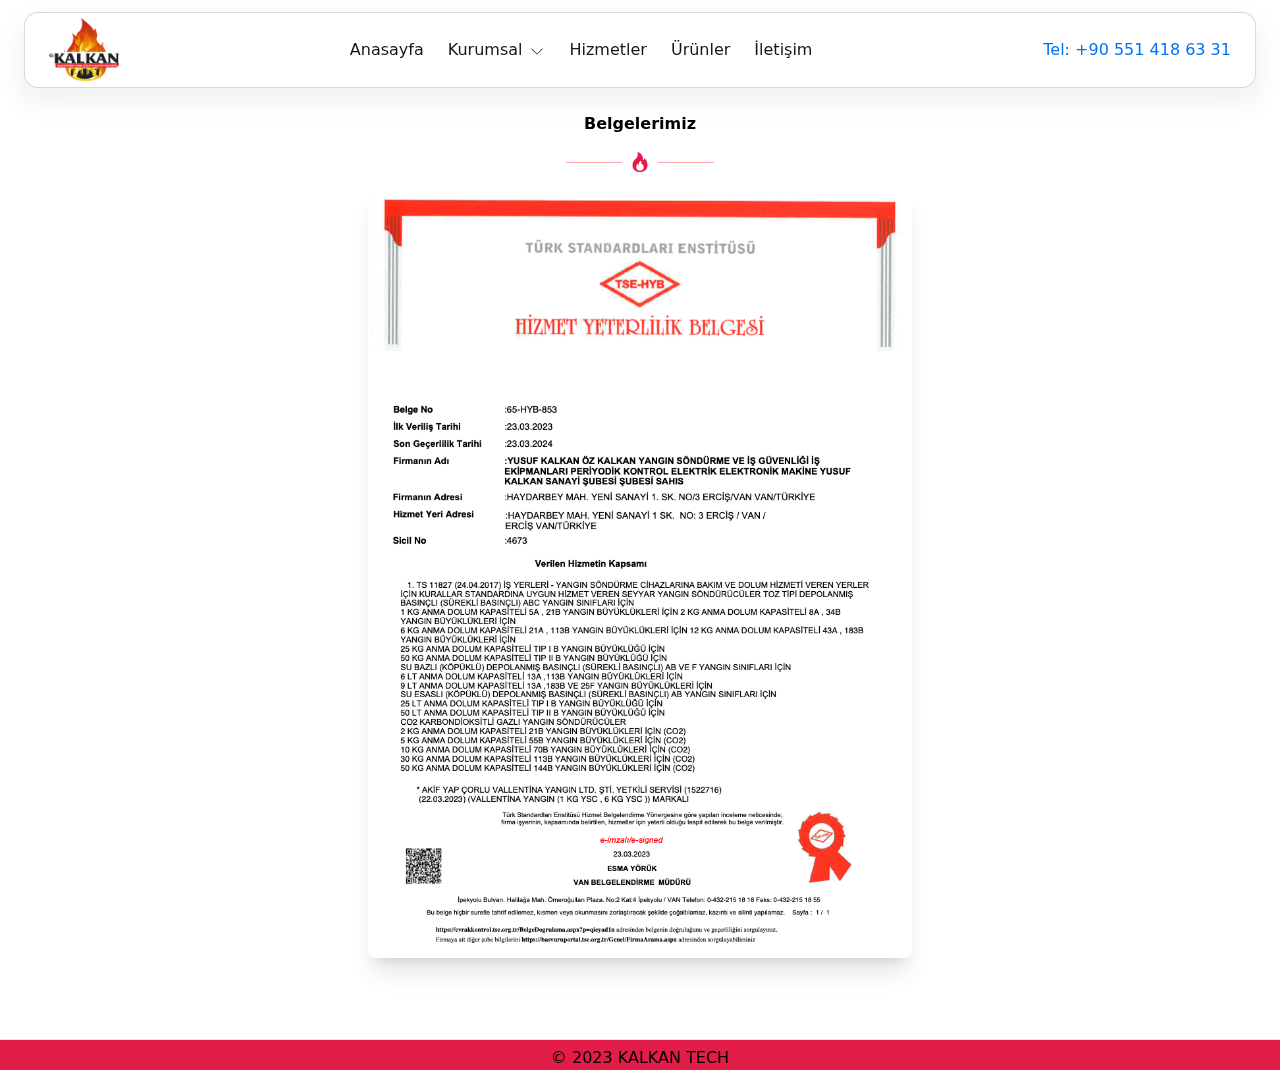
<file: belgeler.html>
<!DOCTYPE html><html lang="en"><head><meta charSet="utf-8"/><link rel="stylesheet" href="/_next/static/css/6d374c169bc2a532.css" data-precedence="next"/><meta name="next-size-adjust"/><meta name="viewport" content="width=device-width, initial-scale=1"/><script src="/_next/static/chunks/polyfills-c67a75d1b6f99dc8.js" noModule=""></script></head><body class="px-0 py-0 relative min-h-screen"><nav class="nextui-c-hhqfap nextui-c-hhqfap-kNpEwX-variant-floating nextui-c-hhqfap-beFEYN-maxWidth-lg nextui-c-hhqfap-hemDFs-isBordered-true nextui-c-hhqfap-kAwfsS-disableShadow-false nextui-c-hhqfap-gqZKcP-disableBlur-false nextui-c-hhqfap-hGzNXD-cv nextui-c-hhqfap-juUqGF-cv nextui-c-hhqfap-iivyVPD-css nextui-navbar fixed"><div class="nextui-c-egxOLa nextui-navbar-container"><button class="nextui-c-fBJhTY nextui-c-PJLV nextui-c-gulvcB nextui-c-PJLV-kuPOmo-showIn-xs nextui-navbar-toggle" type="button" aria-pressed="false"><div aria-hidden="true" class="nextui-c-gpbAMl nextui-navbar-toggle-icon" tabindex="-1"><span class="line top"></span><span class="line bottom"></span></div></button><a class="nextui-c-kzikkm nextui-c-gulvcB nextui-c-kzikkm-hfnKRU-color-default nextui-c-kzikkm-isWIbj-animated-true nextui-c-kzikkm-idoMxUs-css nextui-link" href="/"><span class="nextui-c-fyNvBR nextui-c-PJLV nextui-navbar-brand"><img alt="Fire Fighter" loading="lazy" width="70" height="70" decoding="async" data-nimg="1" style="color:transparent" src="/_next/static/media/logo.364875ff.png"/></span></a><ul class="nextui-c-jklhtj nextui-c-dGYPDG nextui-c-PJLV nextui-c-dGYPDG-hHixqa-enableCursorHighlight-true nextui-c-PJLV-ghzjVU-hideIn-xs nextui-c-jklhtj-ijFvnTw-css nextui-navbar-content" style="--nextui--transitionDuration:0ms;--nextui--opacity:0;--nextui--width:0px;--nextui--left:calc(var(--nextui--navbarContentItemHorizontalPadding) * 0.5 * -1)"><li class="nextui-c-kOXsPe nextui-c-dAPDu nextui-c-dAPDu-fkgFY-color-error nextui-c-kOXsPe-iPJLV-css nextui-navbar-cursor-highlight"></li><li class="nextui-c-kOXsPe nextui-c-yrlUe nextui-c-PJLV nextui-c-yrlUe-fkgFY-activeColor-error nextui-c-yrlUe-cNBkRG-variant-underline nextui-c-yrlUe-hYJzFf-underlineHeight-normal nextui-c-kOXsPe-ifzFbZK-css nextui-navbar-item" id="react-aria9371019165-1"><a class="nextui-c-kzikkm nextui-c-gulvcB nextui-c-kzikkm-hfnKRU-color-default nextui-c-kzikkm-isWIbj-animated-true nextui-c-kzikkm-iejNGLI-css nextui-link nextui-navbar-link" id="react-aria9371019165-1" href="/">Anasayfa</a></li><li class="nextui-c-kOXsPe nextui-c-yrlUe nextui-c-PJLV nextui-c-yrlUe-fkgFY-activeColor-error nextui-c-yrlUe-cdrGrt-isActive-true nextui-c-yrlUe-cNBkRG-variant-underline nextui-c-yrlUe-hYJzFf-underlineHeight-normal nextui-c-yrlUe-beNNlp-cv nextui-c-kOXsPe-ikPzmPl-css nextui-navbar-item" id="react-aria9371019165-2"><button class="nextui-c-iWjDFM nextui-c-gulvcB nextui-c-iWjDFM-hkKLfu-color-default nextui-c-iWjDFM-gkIlwi-size-md nextui-c-iWjDFM-cwXrJp-borderWeight-normal nextui-c-iWjDFM-lhjIIJ-light-true nextui-c-iWjDFM-exaRme-auto-true nextui-c-iWjDFM-gglxka-cv nextui-c-iWjDFM-dvpxFC-cv nextui-c-iWjDFM-ifUdHdz-css nextui-button nextui-button--ready nextui-dropdown-button" data-state="ready" type="button" id="react-aria5680114844-1" aria-haspopup="true" aria-expanded="false"><span class="nextui-c-bDGMeb nextui-c-bDGMeb-jzMUFa-isAuto-true nextui-c-bDGMeb-jeNDWm-isRight-true nextui-c-bDGMeb-gLOJOp-cv nextui-c-bDGMeb-iefzdUn-css nextui-button-icon nextui-button-icon-right"><svg fill="none" height="16" viewBox="0 0 24 24" width="16" xmlns="http://www.w3.org/2000/svg"><path d="m19.92 8.95-6.52 6.52c-.77.77-2.03.77-2.8 0L4.08 8.95" stroke="currentColor" stroke-linecap="round" stroke-linejoin="round" stroke-miterlimit="10" stroke-width="1.5"></path></svg></span><div class="nextui-button-text nextui-button-text-right">Kurumsal</div></button></li><li class="nextui-c-kOXsPe nextui-c-yrlUe nextui-c-PJLV nextui-c-yrlUe-fkgFY-activeColor-error nextui-c-yrlUe-cNBkRG-variant-underline nextui-c-yrlUe-hYJzFf-underlineHeight-normal nextui-c-kOXsPe-ifzFbZK-css nextui-navbar-item" id="react-aria9371019165-3"><a class="nextui-c-kzikkm nextui-c-gulvcB nextui-c-kzikkm-hfnKRU-color-default nextui-c-kzikkm-isWIbj-animated-true nextui-c-kzikkm-iejNGLI-css nextui-link nextui-navbar-link" id="react-aria9371019165-3" href="/hizmetler">Hizmetler</a></li><li class="nextui-c-kOXsPe nextui-c-yrlUe nextui-c-PJLV nextui-c-yrlUe-fkgFY-activeColor-error nextui-c-yrlUe-cNBkRG-variant-underline nextui-c-yrlUe-hYJzFf-underlineHeight-normal nextui-c-kOXsPe-ifzFbZK-css nextui-navbar-item" id="react-aria9371019165-4"><a class="nextui-c-kzikkm nextui-c-gulvcB nextui-c-kzikkm-hfnKRU-color-default nextui-c-kzikkm-isWIbj-animated-true nextui-c-kzikkm-iejNGLI-css nextui-link nextui-navbar-link" id="react-aria9371019165-4" href="/urunler">Ürünler</a></li><li class="nextui-c-kOXsPe nextui-c-yrlUe nextui-c-PJLV nextui-c-yrlUe-fkgFY-activeColor-error nextui-c-yrlUe-cNBkRG-variant-underline nextui-c-yrlUe-hYJzFf-underlineHeight-normal nextui-c-kOXsPe-ifzFbZK-css nextui-navbar-item" id="react-aria9371019165-5"><a class="nextui-c-kzikkm nextui-c-gulvcB nextui-c-kzikkm-hfnKRU-color-default nextui-c-kzikkm-isWIbj-animated-true nextui-c-kzikkm-iejNGLI-css nextui-link nextui-navbar-link" id="react-aria9371019165-5" href="/iletisim">İletişim</a></li></ul><ul class="nextui-c-jklhtj nextui-c-dGYPDG nextui-c-PJLV nextui-c-jklhtj-ijFvnTw-css nextui-navbar-content" style="--nextui--transitionDuration:0ms;--nextui--opacity:0;--nextui--width:0px;--nextui--left:calc(var(--nextui--navbarContentItemHorizontalPadding) * 0.5 * -1)"><a class="nextui-c-kzikkm nextui-c-gulvcB nextui-c-kzikkm-hfnKRU-color-default nextui-c-kzikkm-isWIbj-animated-true nextui-c-kzikkm-idoMxUs-css nextui-link" href="tel:5514186331">Tel: +90 551 418 63 31</a></ul></div><div class="nextui-c-iTPCAT nextui-c-PJLV nextui-c-iTPCAT-VujqA-disableBlur-false nextui-c-iTPCAT-iPJLV-css nextui-navbar-collapse"><ul class="nextui-c-jklhtj nextui-c-ewlcFW nextui-navbar-collapse-wrapper"><li class="nextui-c-kOXsPe nextui-c-ektsXM nextui-c-ektsXM-gHENSC-activeColor-secondary nextui-c-kOXsPe-ihUhvzV-css nextui-navbar-collapse-item" style="--nextui--collapseItemOpacity:0;--nextui--collapseItemTransform:matrix(0.97, 0, 0, 1, 0, 20);--netxui--collapseItemTransition:none"><a class="nextui-c-kzikkm nextui-c-gulvcB nextui-c-kzikkm-gwVlaX-color-inherit nextui-c-kzikkm-isWIbj-animated-true nextui-c-kzikkm-ihnDbNT-css nextui-link" href="/hizmetler">Hizmetler</a></li><li class="nextui-c-kOXsPe nextui-c-ektsXM nextui-c-ektsXM-gHENSC-activeColor-secondary nextui-c-kOXsPe-ihUhvzV-css nextui-navbar-collapse-item" style="--nextui--collapseItemOpacity:0;--nextui--collapseItemTransform:matrix(0.97, 0, 0, 1, 0, 20);--netxui--collapseItemTransition:none"><a class="nextui-c-kzikkm nextui-c-gulvcB nextui-c-kzikkm-gwVlaX-color-inherit nextui-c-kzikkm-isWIbj-animated-true nextui-c-kzikkm-ihnDbNT-css nextui-link" href="/urunler">Urunler</a></li><li class="nextui-c-kOXsPe nextui-c-ektsXM nextui-c-ektsXM-gHENSC-activeColor-secondary nextui-c-ektsXM-jfesFY-isActive-true nextui-c-kOXsPe-idRLTtd-css nextui-navbar-collapse-item" style="--nextui--collapseItemOpacity:0;--nextui--collapseItemTransform:matrix(0.97, 0, 0, 1, 0, 20);--netxui--collapseItemTransition:none"><a class="nextui-c-kzikkm nextui-c-gulvcB nextui-c-kzikkm-gwVlaX-color-inherit nextui-c-kzikkm-isWIbj-animated-true nextui-c-kzikkm-ihnDbNT-css nextui-link" href="/iletisim">Iletisim</a></li></ul></div></nav><main class="flex flex-col flex-grow gap-4 justify-between items-center max-w-3xl mx-auto p-8 md:p-28"><div class="flex"><h2 class="font-bold">Belgelerimiz</h2></div><div class="flex items-center space-x-2"><div class="w-14 h-px bg-rose-300"></div><svg stroke="currentColor" fill="currentColor" stroke-width="0" viewBox="0 0 16 16" class="text-rose-600 text-xl mr-2" height="1em" width="1em" xmlns="http://www.w3.org/2000/svg"><path d="M8 16c3.314 0 6-2 6-5.5 0-1.5-.5-4-2.5-6 .25 1.5-1.25 2-1.25 2C11 4 9 .5 6 0c.357 2 .5 4-2 6-1.25 1-2 2.729-2 4.5C2 14 4.686 16 8 16Zm0-1c-1.657 0-3-1-3-2.75 0-.75.25-2 1.25-3C6.125 10 7 10.5 7 10.5c-.375-1.25.5-3.25 2-3.5-.179 1-.25 2 1 3 .625.5 1 1.364 1 2.25C11 14 9.657 15 8 15Z"></path></svg><div class="w-14 h-px bg-rose-300"></div></div><div class="flex flex-row"><img alt="belge" loading="lazy" width="826" height="1169" decoding="async" data-nimg="1" class="shadow-xl rounded-lg" style="color:transparent" src="/_next/static/media/belge.ce3a0a27.png"/></div></main><footer class="flex flex-col items-center justify-center absolute bottom-0 w-full border-t bg-rose-600"><p class="pt-1.5">© 2023 KALKAN TECH</p></footer><script src="/_next/static/chunks/webpack-be9f2f5e7027047f.js" async=""></script><script src="/_next/static/chunks/2443530c-22e166c2d9f8acd4.js" async=""></script><script src="/_next/static/chunks/139-4f3b0f09c5fda66e.js" async=""></script><script src="/_next/static/chunks/main-app-8b38a284340c41c3.js" async=""></script></body></html><script>(self.__next_f=self.__next_f||[]).push([0])</script><script>self.__next_f.push([1,"1:HL[\"/_next/static/css/6d374c169bc2a532.css\",{\"as\":\"style\"}]\n0:\"$L2\"\n"])</script><script>self.__next_f.push([1,"3:I{\"id\":\"7858\",\"chunks\":[\"272:static/chunks/webpack-be9f2f5e7027047f.js\",\"667:static/chunks/2443530c-22e166c2d9f8acd4.js\",\"139:static/chunks/139-4f3b0f09c5fda66e.js\"],\"name\":\"\",\"async\":false}\n5:I{\"id\":\"3055\",\"chunks\":[\"272:static/chunks/webpack-be9f2f5e7027047f.js\",\"667:static/chunks/2443530c-22e166c2d9f8acd4.js\",\"139:static/chunks/139-4f3b0f09c5fda66e.js\"],\"name\":\"\",\"async\":false}\n6:I{\"id\":\"374\",\"chunks\":[\"11:static/chunks/11-8262916b2bff4b44.js\",\"655:static/chunks/655-f9647d4bcdc79f2c.js\",\"466:static/chu"])</script><script>self.__next_f.push([1,"nks/466-d1cae0c20b99e50c.js\",\"644:static/chunks/644-e8019649bad70005.js\",\"320:static/chunks/320-7a54eae98844cfbb.js\",\"185:static/chunks/app/layout-93ac629c29a93fdd.js\"],\"name\":\"StoreProvider\",\"async\":false}\n7:I{\"id\":\"6669\",\"chunks\":[\"11:static/chunks/11-8262916b2bff4b44.js\",\"655:static/chunks/655-f9647d4bcdc79f2c.js\",\"466:static/chunks/466-d1cae0c20b99e50c.js\",\"644:static/chunks/644-e8019649bad70005.js\",\"320:static/chunks/320-7a54eae98844cfbb.js\",\"185:static/chunks/app/layout-93ac629c29a93fdd.js\"],\"name\":\"\""])</script><script>self.__next_f.push([1,",\"async\":false}\n8:I{\"id\":\"9544\",\"chunks\":[\"272:static/chunks/webpack-be9f2f5e7027047f.js\",\"667:static/chunks/2443530c-22e166c2d9f8acd4.js\",\"139:static/chunks/139-4f3b0f09c5fda66e.js\"],\"name\":\"\",\"async\":false}\n9:I{\"id\":\"99\",\"chunks\":[\"272:static/chunks/webpack-be9f2f5e7027047f.js\",\"667:static/chunks/2443530c-22e166c2d9f8acd4.js\",\"139:static/chunks/139-4f3b0f09c5fda66e.js\"],\"name\":\"\",\"async\":false}\na:I{\"id\":\"2011\",\"chunks\":[\"11:static/chunks/11-8262916b2bff4b44.js\",\"414:static/chunks/414-a6aac1d60649168e.js\","])</script><script>self.__next_f.push([1,"\"655:static/chunks/655-f9647d4bcdc79f2c.js\",\"104:static/chunks/104-fc5343736b26bd1c.js\",\"382:static/chunks/app/urunler/[slug]/page-55598d2cd980e41c.js\"],\"name\":\"\",\"async\":false}\n"])</script><script>self.__next_f.push([1,"2:[[[\"$\",\"link\",\"0\",{\"rel\":\"stylesheet\",\"href\":\"/_next/static/css/6d374c169bc2a532.css\",\"precedence\":\"next\"}]],[\"$\",\"$L3\",null,{\"assetPrefix\":\"\",\"initialCanonicalUrl\":\"/belgeler\",\"initialTree\":[\"\",{\"children\":[\"belgeler\",{\"children\":[\"__PAGE__\",{}]}]},\"$undefined\",\"$undefined\",true],\"initialHead\":[\"$L4\",[\"$\",\"meta\",null,{\"name\":\"next-size-adjust\"}]],\"globalErrorComponent\":\"$5\",\"notFound\":[\"$\",\"html\",null,{\"lang\":\"en\",\"children\":[[\"$\",\"head\",null,{}],[\"$\",\"body\",null,{\"className\":\"px-0 py-0 relative min-h-screen\",\"children\":[\"$\",\"$L6\",null,{\"children\":[[\"$\",\"$L7\",null,{}],[\"$undefined\",[[\"$\",\"title\",null,{\"children\":\"404: This page could not be found.\"}],[\"$\",\"div\",null,{\"style\":{\"fontFamily\":\"system-ui,\\\"Segoe UI\\\",Roboto,Helvetica,Arial,sans-serif,\\\"Apple Color Emoji\\\",\\\"Segoe UI Emoji\\\"\",\"height\":\"100vh\",\"textAlign\":\"center\",\"display\":\"flex\",\"flexDirection\":\"column\",\"alignItems\":\"center\",\"justifyContent\":\"center\"},\"children\":[\"$\",\"div\",null,{\"children\":[[\"$\",\"style\",null,{\"dangerouslySetInnerHTML\":{\"__html\":\"body{color:#000;background:#fff;margin:0}.next-error-h1{border-right:1px solid rgba(0,0,0,.3)}@media (prefers-color-scheme:dark){body{color:#fff;background:#000}.next-error-h1{border-right:1px solid rgba(255,255,255,.3)}}\"}}],[\"$\",\"h1\",null,{\"className\":\"next-error-h1\",\"style\":{\"display\":\"inline-block\",\"margin\":\"0 20px 0 0\",\"padding\":\"0 23px 0 0\",\"fontSize\":24,\"fontWeight\":500,\"verticalAlign\":\"top\",\"lineHeight\":\"49px\"},\"children\":\"404\"}],[\"$\",\"div\",null,{\"style\":{\"display\":\"inline-block\"},\"children\":[\"$\",\"h2\",null,{\"style\":{\"fontSize\":14,\"fontWeight\":400,\"lineHeight\":\"49px\",\"margin\":0},\"children\":\"This page could not be found.\"}]}]]}]}]]],[\"$\",\"footer\",null,{\"className\":\"flex flex-col items-center justify-center absolute bottom-0 w-full border-t bg-rose-600\",\"children\":[\"$\",\"p\",null,{\"className\":\"pt-1.5\",\"children\":\"© 2023 KALKAN TECH\"}]}]]}]}]]}],\"asNotFound\":false,\"children\":[[\"$\",\"html\",null,{\"lang\":\"en\",\"children\":[[\"$\",\"head\",null,{}],[\"$\",\"body\",null,{\"className\":\"px-0 py-0 relative min-h-screen\",\"children\":[\"$\",\"$L6\",null,{\"children\":[[\"$\",\"$L7\",null,{}],[\"$\",\"$L8\",null,{\"parallelRouterKey\":\"children\",\"segmentPath\":[\"children\"],\"error\":\"$undefined\",\"errorStyles\":\"$undefined\",\"loading\":\"$undefined\",\"loadingStyles\":\"$undefined\",\"hasLoading\":false,\"template\":[\"$\",\"$L9\",null,{}],\"templateStyles\":\"$undefined\",\"notFound\":\"$undefined\",\"notFoundStyles\":\"$undefined\",\"asNotFound\":false,\"childProp\":{\"current\":[\"$\",\"$L8\",null,{\"parallelRouterKey\":\"children\",\"segmentPath\":[\"children\",\"belgeler\",\"children\"],\"error\":\"$undefined\",\"errorStyles\":\"$undefined\",\"loading\":\"$undefined\",\"loadingStyles\":\"$undefined\",\"hasLoading\":false,\"template\":[\"$\",\"$L9\",null,{}],\"templateStyles\":\"$undefined\",\"notFound\":\"$undefined\",\"notFoundStyles\":\"$undefined\",\"asNotFound\":false,\"childProp\":{\"current\":[[\"$\",\"main\",null,{\"className\":\"flex flex-col flex-grow gap-4 justify-between items-center max-w-3xl mx-auto p-8 md:p-28\",\"children\":[[\"$\",\"div\",null,{\"className\":\"flex\",\"children\":[\"$\",\"h2\",null,{\"className\":\"font-bold\",\"children\":\"Belgelerimiz\"}]}],[\"$\",\"div\",null,{\"className\":\"flex items-center space-x-2\",\"children\":[[\"$\",\"div\",null,{\"className\":\"w-14 h-px bg-rose-300\"}],[\"$\",\"svg\",null,{\"stroke\":\"currentColor\",\"fill\":\"currentColor\",\"strokeWidth\":\"0\",\"viewBox\":\"0 0 16 16\",\"className\":\"text-rose-600 text-xl mr-2\",\"children\":[\"$undefined\",[[\"$\",\"path\",\"0\",{\"d\":\"M8 16c3.314 0 6-2 6-5.5 0-1.5-.5-4-2.5-6 .25 1.5-1.25 2-1.25 2C11 4 9 .5 6 0c.357 2 .5 4-2 6-1.25 1-2 2.729-2 4.5C2 14 4.686 16 8 16Zm0-1c-1.657 0-3-1-3-2.75 0-.75.25-2 1.25-3C6.125 10 7 10.5 7 10.5c-.375-1.25.5-3.25 2-3.5-.179 1-.25 2 1 3 .625.5 1 1.364 1 2.25C11 14 9.657 15 8 15Z\",\"children\":\"$undefined\"}]]],\"style\":{\"color\":\"$undefined\"},\"height\":\"1em\",\"width\":\"1em\",\"xmlns\":\"http://www.w3.org/2000/svg\"}],[\"$\",\"div\",null,{\"className\":\"w-14 h-px bg-rose-300\"}]]}],[\"$\",\"div\",null,{\"className\":\"flex flex-row\",\"children\":[\"$\",\"$La\",null,{\"src\":{\"src\":\"/_next/static/media/belge.ce3a0a27.png\",\"height\":1169,\"width\":826,\"blurDataURL\":\"[data-uri]\",\"blurWidth\":6,\"blurHeight\":8},\"alt\":\"belge\",\"className\":\"shadow-xl rounded-lg\"}]}]]}],null],\"segment\":\"__PAGE__\"},\"styles\":[]}],\"segment\":\"belgeler\"},\"styles\":[]}],[\"$\",\"footer\",null,{\"className\":\"flex flex-col items-center justify-center absolute bottom-0 w-full border-t bg-rose-600\",\"children\":[\"$\",\"p\",null,{\"className\":\"pt-1.5\",\"children\":\"© 2023 KALKAN TECH\"}]}]]}]}]]}],null]}]]\n"])</script><script>self.__next_f.push([1,"4:[[[\"$\",\"meta\",null,{\"charSet\":\"utf-8\"}],null,null,null,null,null,null,null,null,null,null,[\"$\",\"meta\",null,{\"name\":\"viewport\",\"content\":\"width=device-width, initial-scale=1\"}],null,null,null,null,null,null,null,null,null,null,[]],[null,null,null,null],null,null,[null,null,null,null,null],null,null,null,null,null]\n"])</script>
</file>
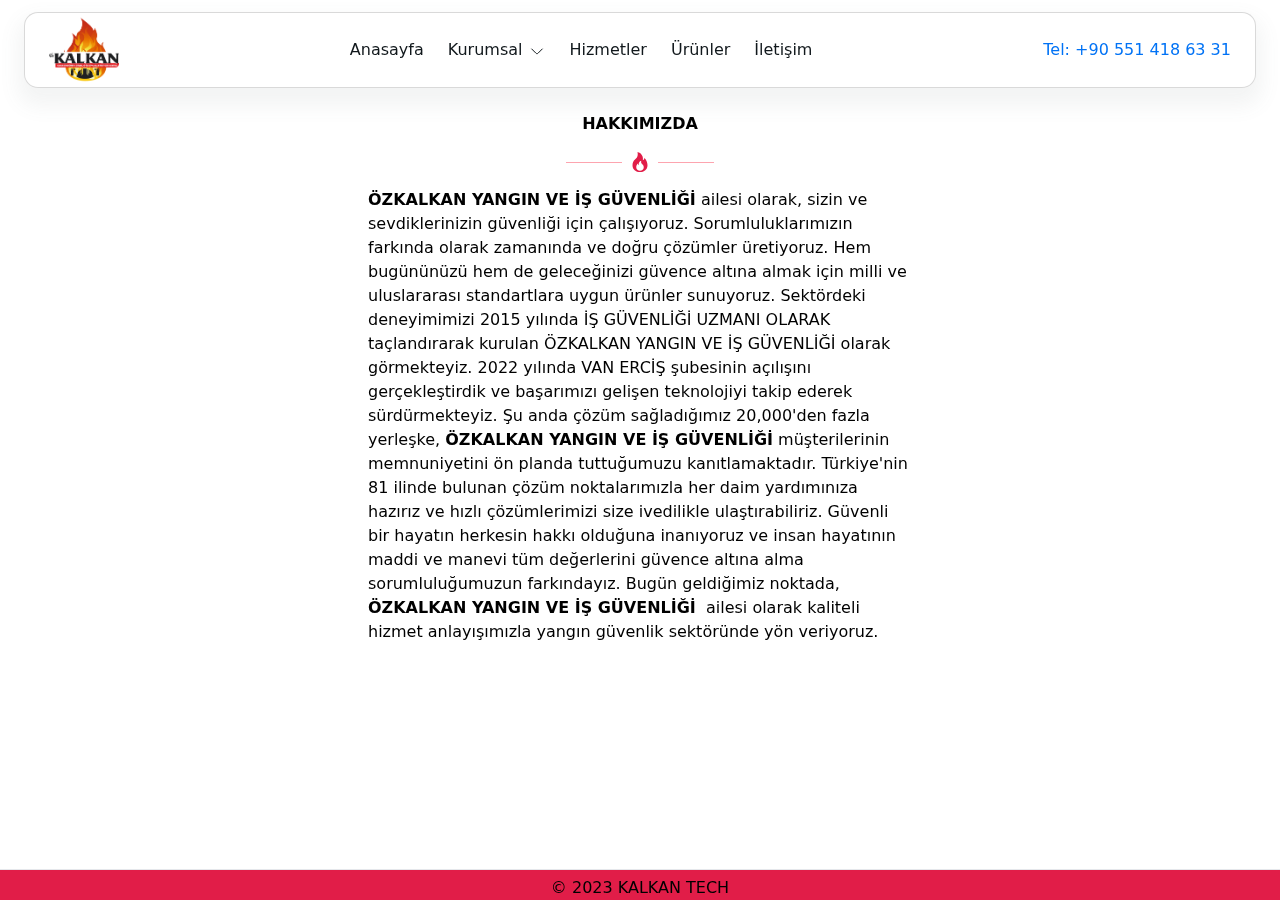
<file: hakkimizda.html>
<!DOCTYPE html><html lang="en"><head><meta charSet="utf-8"/><link rel="stylesheet" href="/_next/static/css/6d374c169bc2a532.css" data-precedence="next"/><meta name="next-size-adjust"/><meta name="viewport" content="width=device-width, initial-scale=1"/><script src="/_next/static/chunks/polyfills-c67a75d1b6f99dc8.js" noModule=""></script></head><body class="px-0 py-0 relative min-h-screen"><nav class="nextui-c-hhqfap nextui-c-hhqfap-kNpEwX-variant-floating nextui-c-hhqfap-beFEYN-maxWidth-lg nextui-c-hhqfap-hemDFs-isBordered-true nextui-c-hhqfap-kAwfsS-disableShadow-false nextui-c-hhqfap-gqZKcP-disableBlur-false nextui-c-hhqfap-hGzNXD-cv nextui-c-hhqfap-juUqGF-cv nextui-c-hhqfap-iivyVPD-css nextui-navbar fixed"><div class="nextui-c-egxOLa nextui-navbar-container"><button class="nextui-c-fBJhTY nextui-c-PJLV nextui-c-gulvcB nextui-c-PJLV-kuPOmo-showIn-xs nextui-navbar-toggle" type="button" aria-pressed="false"><div aria-hidden="true" class="nextui-c-gpbAMl nextui-navbar-toggle-icon" tabindex="-1"><span class="line top"></span><span class="line bottom"></span></div></button><a class="nextui-c-kzikkm nextui-c-gulvcB nextui-c-kzikkm-hfnKRU-color-default nextui-c-kzikkm-isWIbj-animated-true nextui-c-kzikkm-idoMxUs-css nextui-link" href="/"><span class="nextui-c-fyNvBR nextui-c-PJLV nextui-navbar-brand"><img alt="Fire Fighter" loading="lazy" width="70" height="70" decoding="async" data-nimg="1" style="color:transparent" src="/_next/static/media/logo.364875ff.png"/></span></a><ul class="nextui-c-jklhtj nextui-c-dGYPDG nextui-c-PJLV nextui-c-dGYPDG-hHixqa-enableCursorHighlight-true nextui-c-PJLV-ghzjVU-hideIn-xs nextui-c-jklhtj-ijFvnTw-css nextui-navbar-content" style="--nextui--transitionDuration:0ms;--nextui--opacity:0;--nextui--width:0px;--nextui--left:calc(var(--nextui--navbarContentItemHorizontalPadding) * 0.5 * -1)"><li class="nextui-c-kOXsPe nextui-c-dAPDu nextui-c-dAPDu-fkgFY-color-error nextui-c-kOXsPe-iPJLV-css nextui-navbar-cursor-highlight"></li><li class="nextui-c-kOXsPe nextui-c-yrlUe nextui-c-PJLV nextui-c-yrlUe-fkgFY-activeColor-error nextui-c-yrlUe-cNBkRG-variant-underline nextui-c-yrlUe-hYJzFf-underlineHeight-normal nextui-c-kOXsPe-ifzFbZK-css nextui-navbar-item" id="react-aria9371019165-6"><a class="nextui-c-kzikkm nextui-c-gulvcB nextui-c-kzikkm-hfnKRU-color-default nextui-c-kzikkm-isWIbj-animated-true nextui-c-kzikkm-iejNGLI-css nextui-link nextui-navbar-link" id="react-aria9371019165-6" href="/">Anasayfa</a></li><li class="nextui-c-kOXsPe nextui-c-yrlUe nextui-c-PJLV nextui-c-yrlUe-fkgFY-activeColor-error nextui-c-yrlUe-cdrGrt-isActive-true nextui-c-yrlUe-cNBkRG-variant-underline nextui-c-yrlUe-hYJzFf-underlineHeight-normal nextui-c-yrlUe-beNNlp-cv nextui-c-kOXsPe-ikPzmPl-css nextui-navbar-item" id="react-aria9371019165-7"><button class="nextui-c-iWjDFM nextui-c-gulvcB nextui-c-iWjDFM-hkKLfu-color-default nextui-c-iWjDFM-gkIlwi-size-md nextui-c-iWjDFM-cwXrJp-borderWeight-normal nextui-c-iWjDFM-lhjIIJ-light-true nextui-c-iWjDFM-exaRme-auto-true nextui-c-iWjDFM-gglxka-cv nextui-c-iWjDFM-dvpxFC-cv nextui-c-iWjDFM-ifUdHdz-css nextui-button nextui-button--ready nextui-dropdown-button" data-state="ready" type="button" id="react-aria5680114844-3" aria-haspopup="true" aria-expanded="false"><span class="nextui-c-bDGMeb nextui-c-bDGMeb-jzMUFa-isAuto-true nextui-c-bDGMeb-jeNDWm-isRight-true nextui-c-bDGMeb-gLOJOp-cv nextui-c-bDGMeb-iefzdUn-css nextui-button-icon nextui-button-icon-right"><svg fill="none" height="16" viewBox="0 0 24 24" width="16" xmlns="http://www.w3.org/2000/svg"><path d="m19.92 8.95-6.52 6.52c-.77.77-2.03.77-2.8 0L4.08 8.95" stroke="currentColor" stroke-linecap="round" stroke-linejoin="round" stroke-miterlimit="10" stroke-width="1.5"></path></svg></span><div class="nextui-button-text nextui-button-text-right">Kurumsal</div></button></li><li class="nextui-c-kOXsPe nextui-c-yrlUe nextui-c-PJLV nextui-c-yrlUe-fkgFY-activeColor-error nextui-c-yrlUe-cNBkRG-variant-underline nextui-c-yrlUe-hYJzFf-underlineHeight-normal nextui-c-kOXsPe-ifzFbZK-css nextui-navbar-item" id="react-aria9371019165-8"><a class="nextui-c-kzikkm nextui-c-gulvcB nextui-c-kzikkm-hfnKRU-color-default nextui-c-kzikkm-isWIbj-animated-true nextui-c-kzikkm-iejNGLI-css nextui-link nextui-navbar-link" id="react-aria9371019165-8" href="/hizmetler">Hizmetler</a></li><li class="nextui-c-kOXsPe nextui-c-yrlUe nextui-c-PJLV nextui-c-yrlUe-fkgFY-activeColor-error nextui-c-yrlUe-cNBkRG-variant-underline nextui-c-yrlUe-hYJzFf-underlineHeight-normal nextui-c-kOXsPe-ifzFbZK-css nextui-navbar-item" id="react-aria9371019165-9"><a class="nextui-c-kzikkm nextui-c-gulvcB nextui-c-kzikkm-hfnKRU-color-default nextui-c-kzikkm-isWIbj-animated-true nextui-c-kzikkm-iejNGLI-css nextui-link nextui-navbar-link" id="react-aria9371019165-9" href="/urunler">Ürünler</a></li><li class="nextui-c-kOXsPe nextui-c-yrlUe nextui-c-PJLV nextui-c-yrlUe-fkgFY-activeColor-error nextui-c-yrlUe-cNBkRG-variant-underline nextui-c-yrlUe-hYJzFf-underlineHeight-normal nextui-c-kOXsPe-ifzFbZK-css nextui-navbar-item" id="react-aria9371019165-10"><a class="nextui-c-kzikkm nextui-c-gulvcB nextui-c-kzikkm-hfnKRU-color-default nextui-c-kzikkm-isWIbj-animated-true nextui-c-kzikkm-iejNGLI-css nextui-link nextui-navbar-link" id="react-aria9371019165-10" href="/iletisim">İletişim</a></li></ul><ul class="nextui-c-jklhtj nextui-c-dGYPDG nextui-c-PJLV nextui-c-jklhtj-ijFvnTw-css nextui-navbar-content" style="--nextui--transitionDuration:0ms;--nextui--opacity:0;--nextui--width:0px;--nextui--left:calc(var(--nextui--navbarContentItemHorizontalPadding) * 0.5 * -1)"><a class="nextui-c-kzikkm nextui-c-gulvcB nextui-c-kzikkm-hfnKRU-color-default nextui-c-kzikkm-isWIbj-animated-true nextui-c-kzikkm-idoMxUs-css nextui-link" href="tel:5514186331">Tel: +90 551 418 63 31</a></ul></div><div class="nextui-c-iTPCAT nextui-c-PJLV nextui-c-iTPCAT-VujqA-disableBlur-false nextui-c-iTPCAT-iPJLV-css nextui-navbar-collapse"><ul class="nextui-c-jklhtj nextui-c-ewlcFW nextui-navbar-collapse-wrapper"><li class="nextui-c-kOXsPe nextui-c-ektsXM nextui-c-ektsXM-gHENSC-activeColor-secondary nextui-c-kOXsPe-ihUhvzV-css nextui-navbar-collapse-item" style="--nextui--collapseItemOpacity:0;--nextui--collapseItemTransform:matrix(0.97, 0, 0, 1, 0, 20);--netxui--collapseItemTransition:none"><a class="nextui-c-kzikkm nextui-c-gulvcB nextui-c-kzikkm-gwVlaX-color-inherit nextui-c-kzikkm-isWIbj-animated-true nextui-c-kzikkm-ihnDbNT-css nextui-link" href="/hizmetler">Hizmetler</a></li><li class="nextui-c-kOXsPe nextui-c-ektsXM nextui-c-ektsXM-gHENSC-activeColor-secondary nextui-c-kOXsPe-ihUhvzV-css nextui-navbar-collapse-item" style="--nextui--collapseItemOpacity:0;--nextui--collapseItemTransform:matrix(0.97, 0, 0, 1, 0, 20);--netxui--collapseItemTransition:none"><a class="nextui-c-kzikkm nextui-c-gulvcB nextui-c-kzikkm-gwVlaX-color-inherit nextui-c-kzikkm-isWIbj-animated-true nextui-c-kzikkm-ihnDbNT-css nextui-link" href="/urunler">Urunler</a></li><li class="nextui-c-kOXsPe nextui-c-ektsXM nextui-c-ektsXM-gHENSC-activeColor-secondary nextui-c-ektsXM-jfesFY-isActive-true nextui-c-kOXsPe-idRLTtd-css nextui-navbar-collapse-item" style="--nextui--collapseItemOpacity:0;--nextui--collapseItemTransform:matrix(0.97, 0, 0, 1, 0, 20);--netxui--collapseItemTransition:none"><a class="nextui-c-kzikkm nextui-c-gulvcB nextui-c-kzikkm-gwVlaX-color-inherit nextui-c-kzikkm-isWIbj-animated-true nextui-c-kzikkm-ihnDbNT-css nextui-link" href="/iletisim">Iletisim</a></li></ul></div></nav><main class="flex flex-col flex-grow gap-4 justify-between items-center max-w-3xl mx-auto p-8 md:p-28"><div class="flex"><h2 class="font-bold">HAKKIMIZDA</h2></div><div class="flex items-center space-x-2"><div class="w-14 h-px bg-rose-300"></div><svg stroke="currentColor" fill="currentColor" stroke-width="0" viewBox="0 0 16 16" class="text-rose-600 text-xl mr-2" height="1em" width="1em" xmlns="http://www.w3.org/2000/svg"><path d="M8 16c3.314 0 6-2 6-5.5 0-1.5-.5-4-2.5-6 .25 1.5-1.25 2-1.25 2C11 4 9 .5 6 0c.357 2 .5 4-2 6-1.25 1-2 2.729-2 4.5C2 14 4.686 16 8 16Zm0-1c-1.657 0-3-1-3-2.75 0-.75.25-2 1.25-3C6.125 10 7 10.5 7 10.5c-.375-1.25.5-3.25 2-3.5-.179 1-.25 2 1 3 .625.5 1 1.364 1 2.25C11 14 9.657 15 8 15Z"></path></svg><div class="w-14 h-px bg-rose-300"></div></div><div class="flex"><p><b>ÖZKALKAN YANGIN VE İŞ GÜVENLİĞİ</b> ailesi olarak, sizin ve sevdiklerinizin güvenliği için çalışıyoruz. Sorumluluklarımızın farkında olarak zamanında ve doğru çözümler üretiyoruz. Hem bugününüzü hem de geleceğinizi güvence altına almak için milli ve uluslararası standartlara uygun ürünler sunuyoruz. Sektördeki deneyimimizi 2015 yılında İŞ GÜVENLİĞİ UZMANI OLARAK taçlandırarak kurulan ÖZKALKAN YANGIN VE İŞ GÜVENLİĞİ olarak görmekteyiz. 2022 yılında VAN ERCİŞ şubesinin açılışını gerçekleştirdik ve başarımızı gelişen teknolojiyi takip ederek sürdürmekteyiz. Şu anda çözüm sağladığımız 20,000&#x27;den fazla yerleşke, <b>ÖZKALKAN YANGIN VE İŞ GÜVENLİĞİ</b> müşterilerinin memnuniyetini ön planda tuttuğumuzu kanıtlamaktadır. Türkiye&#x27;nin 81 ilinde bulunan çözüm noktalarımızla her daim yardımınıza hazırız ve hızlı çözümlerimizi size ivedilikle ulaştırabiliriz. Güvenli bir hayatın herkesin hakkı olduğuna inanıyoruz ve insan hayatının maddi ve manevi tüm değerlerini güvence altına alma sorumluluğumuzun farkındayız. Bugün geldiğimiz noktada, <b>ÖZKALKAN YANGIN VE İŞ GÜVENLİĞİ</b>  ailesi olarak kaliteli hizmet anlayışımızla yangın güvenlik sektöründe yön veriyoruz.</p></div></main><footer class="flex flex-col items-center justify-center absolute bottom-0 w-full border-t bg-rose-600"><p class="pt-1.5">© 2023 KALKAN TECH</p></footer><script src="/_next/static/chunks/webpack-be9f2f5e7027047f.js" async=""></script><script src="/_next/static/chunks/2443530c-22e166c2d9f8acd4.js" async=""></script><script src="/_next/static/chunks/139-4f3b0f09c5fda66e.js" async=""></script><script src="/_next/static/chunks/main-app-8b38a284340c41c3.js" async=""></script></body></html><script>(self.__next_f=self.__next_f||[]).push([0])</script><script>self.__next_f.push([1,"1:HL[\"/_next/static/css/6d374c169bc2a532.css\",{\"as\":\"style\"}]\n0:\"$L2\"\n"])</script><script>self.__next_f.push([1,"3:I{\"id\":\"7858\",\"chunks\":[\"272:static/chunks/webpack-be9f2f5e7027047f.js\",\"667:static/chunks/2443530c-22e166c2d9f8acd4.js\",\"139:static/chunks/139-4f3b0f09c5fda66e.js\"],\"name\":\"\",\"async\":false}\n5:I{\"id\":\"3055\",\"chunks\":[\"272:static/chunks/webpack-be9f2f5e7027047f.js\",\"667:static/chunks/2443530c-22e166c2d9f8acd4.js\",\"139:static/chunks/139-4f3b0f09c5fda66e.js\"],\"name\":\"\",\"async\":false}\n6:I{\"id\":\"374\",\"chunks\":[\"11:static/chunks/11-8262916b2bff4b44.js\",\"655:static/chunks/655-f9647d4bcdc79f2c.js\",\"466:static/chu"])</script><script>self.__next_f.push([1,"nks/466-d1cae0c20b99e50c.js\",\"644:static/chunks/644-e8019649bad70005.js\",\"320:static/chunks/320-7a54eae98844cfbb.js\",\"185:static/chunks/app/layout-93ac629c29a93fdd.js\"],\"name\":\"StoreProvider\",\"async\":false}\n7:I{\"id\":\"6669\",\"chunks\":[\"11:static/chunks/11-8262916b2bff4b44.js\",\"655:static/chunks/655-f9647d4bcdc79f2c.js\",\"466:static/chunks/466-d1cae0c20b99e50c.js\",\"644:static/chunks/644-e8019649bad70005.js\",\"320:static/chunks/320-7a54eae98844cfbb.js\",\"185:static/chunks/app/layout-93ac629c29a93fdd.js\"],\"name\":\"\""])</script><script>self.__next_f.push([1,",\"async\":false}\n8:I{\"id\":\"9544\",\"chunks\":[\"272:static/chunks/webpack-be9f2f5e7027047f.js\",\"667:static/chunks/2443530c-22e166c2d9f8acd4.js\",\"139:static/chunks/139-4f3b0f09c5fda66e.js\"],\"name\":\"\",\"async\":false}\n9:I{\"id\":\"99\",\"chunks\":[\"272:static/chunks/webpack-be9f2f5e7027047f.js\",\"667:static/chunks/2443530c-22e166c2d9f8acd4.js\",\"139:static/chunks/139-4f3b0f09c5fda66e.js\"],\"name\":\"\",\"async\":false}\n"])</script><script>self.__next_f.push([1,"2:[[[\"$\",\"link\",\"0\",{\"rel\":\"stylesheet\",\"href\":\"/_next/static/css/6d374c169bc2a532.css\",\"precedence\":\"next\"}]],[\"$\",\"$L3\",null,{\"assetPrefix\":\"\",\"initialCanonicalUrl\":\"/hakkimizda\",\"initialTree\":[\"\",{\"children\":[\"hakkimizda\",{\"children\":[\"__PAGE__\",{}]}]},\"$undefined\",\"$undefined\",true],\"initialHead\":[\"$L4\",[\"$\",\"meta\",null,{\"name\":\"next-size-adjust\"}]],\"globalErrorComponent\":\"$5\",\"notFound\":[\"$\",\"html\",null,{\"lang\":\"en\",\"children\":[[\"$\",\"head\",null,{}],[\"$\",\"body\",null,{\"className\":\"px-0 py-0 relative min-h-screen\",\"children\":[\"$\",\"$L6\",null,{\"children\":[[\"$\",\"$L7\",null,{}],[\"$undefined\",[[\"$\",\"title\",null,{\"children\":\"404: This page could not be found.\"}],[\"$\",\"div\",null,{\"style\":{\"fontFamily\":\"system-ui,\\\"Segoe UI\\\",Roboto,Helvetica,Arial,sans-serif,\\\"Apple Color Emoji\\\",\\\"Segoe UI Emoji\\\"\",\"height\":\"100vh\",\"textAlign\":\"center\",\"display\":\"flex\",\"flexDirection\":\"column\",\"alignItems\":\"center\",\"justifyContent\":\"center\"},\"children\":[\"$\",\"div\",null,{\"children\":[[\"$\",\"style\",null,{\"dangerouslySetInnerHTML\":{\"__html\":\"body{color:#000;background:#fff;margin:0}.next-error-h1{border-right:1px solid rgba(0,0,0,.3)}@media (prefers-color-scheme:dark){body{color:#fff;background:#000}.next-error-h1{border-right:1px solid rgba(255,255,255,.3)}}\"}}],[\"$\",\"h1\",null,{\"className\":\"next-error-h1\",\"style\":{\"display\":\"inline-block\",\"margin\":\"0 20px 0 0\",\"padding\":\"0 23px 0 0\",\"fontSize\":24,\"fontWeight\":500,\"verticalAlign\":\"top\",\"lineHeight\":\"49px\"},\"children\":\"404\"}],[\"$\",\"div\",null,{\"style\":{\"display\":\"inline-block\"},\"children\":[\"$\",\"h2\",null,{\"style\":{\"fontSize\":14,\"fontWeight\":400,\"lineHeight\":\"49px\",\"margin\":0},\"children\":\"This page could not be found.\"}]}]]}]}]]],[\"$\",\"footer\",null,{\"className\":\"flex flex-col items-center justify-center absolute bottom-0 w-full border-t bg-rose-600\",\"children\":[\"$\",\"p\",null,{\"className\":\"pt-1.5\",\"children\":\"© 2023 KALKAN TECH\"}]}]]}]}]]}],\"asNotFound\":false,\"children\":[[\"$\",\"html\",null,{\"lang\":\"en\",\"children\":[[\"$\",\"head\",null,{}],[\"$\",\"body\",null,{\"className\":\"px-0 py-0 relative min-h-screen\",\"children\":[\"$\",\"$L6\",null,{\"children\":[[\"$\",\"$L7\",null,{}],[\"$\",\"$L8\",null,{\"parallelRouterKey\":\"children\",\"segmentPath\":[\"children\"],\"error\":\"$undefined\",\"errorStyles\":\"$undefined\",\"loading\":\"$undefined\",\"loadingStyles\":\"$undefined\",\"hasLoading\":false,\"template\":[\"$\",\"$L9\",null,{}],\"templateStyles\":\"$undefined\",\"notFound\":\"$undefined\",\"notFoundStyles\":\"$undefined\",\"asNotFound\":false,\"childProp\":{\"current\":[\"$\",\"$L8\",null,{\"parallelRouterKey\":\"children\",\"segmentPath\":[\"children\",\"hakkimizda\",\"children\"],\"error\":\"$undefined\",\"errorStyles\":\"$undefined\",\"loading\":\"$undefined\",\"loadingStyles\":\"$undefined\",\"hasLoading\":false,\"template\":[\"$\",\"$L9\",null,{}],\"templateStyles\":\"$undefined\",\"notFound\":\"$undefined\",\"notFoundStyles\":\"$undefined\",\"asNotFound\":false,\"childProp\":{\"current\":[[\"$\",\"main\",null,{\"className\":\"flex flex-col flex-grow gap-4 justify-between items-center max-w-3xl mx-auto p-8 md:p-28\",\"children\":[[\"$\",\"div\",null,{\"className\":\"flex\",\"children\":[\"$\",\"h2\",null,{\"className\":\"font-bold\",\"children\":\"HAKKIMIZDA\"}]}],[\"$\",\"div\",null,{\"className\":\"flex items-center space-x-2\",\"children\":[[\"$\",\"div\",null,{\"className\":\"w-14 h-px bg-rose-300\"}],[\"$\",\"svg\",null,{\"stroke\":\"currentColor\",\"fill\":\"currentColor\",\"strokeWidth\":\"0\",\"viewBox\":\"0 0 16 16\",\"className\":\"text-rose-600 text-xl mr-2\",\"children\":[\"$undefined\",[[\"$\",\"path\",\"0\",{\"d\":\"M8 16c3.314 0 6-2 6-5.5 0-1.5-.5-4-2.5-6 .25 1.5-1.25 2-1.25 2C11 4 9 .5 6 0c.357 2 .5 4-2 6-1.25 1-2 2.729-2 4.5C2 14 4.686 16 8 16Zm0-1c-1.657 0-3-1-3-2.75 0-.75.25-2 1.25-3C6.125 10 7 10.5 7 10.5c-.375-1.25.5-3.25 2-3.5-.179 1-.25 2 1 3 .625.5 1 1.364 1 2.25C11 14 9.657 15 8 15Z\",\"children\":\"$undefined\"}]]],\"style\":{\"color\":\"$undefined\"},\"height\":\"1em\",\"width\":\"1em\",\"xmlns\":\"http://www.w3.org/2000/svg\"}],[\"$\",\"div\",null,{\"className\":\"w-14 h-px bg-rose-300\"}]]}],[\"$\",\"div\",null,{\"className\":\"flex\",\"children\":[\"$\",\"p\",null,{\"children\":[[\"$\",\"b\",null,{\"children\":\"ÖZKALKAN YANGIN VE İŞ GÜVENLİĞİ\"}],\" ailesi olarak, sizin ve sevdiklerinizin güvenliği için çalışıyoruz. Sorumluluklarımızın farkında olarak zamanında ve doğru çözümler üretiyoruz. Hem bugününüzü hem de geleceğinizi güvence altına almak için milli ve uluslararası standartlara uygun ürünler sunuyoruz. Sektördeki deneyimimizi 2015 yılında İŞ GÜVENLİĞİ UZMANI OLARAK taçlandırarak kurulan ÖZKALKAN YANGIN VE İŞ GÜVENLİĞİ olarak görmekteyiz. 2022 yılında VAN ERCİŞ şubesinin açılışını gerçekleştirdik ve başarımızı gelişen teknolojiyi takip ederek sürdürmekteyiz. Şu anda çözüm sağladığımız 20,000'den fazla yerleşke, \",[\"$\",\"b\",null,{\"children\":\"ÖZKALKAN YANGIN VE İŞ GÜVENLİĞİ\"}],\" müşterilerinin memnuniyetini ön planda tuttuğumuzu kanıtlamaktadır. Türkiye'nin 81 ilinde bulunan çözüm noktalarımızla her daim yardımınıza hazırız ve hızlı çözümlerimizi size ivedilikle ulaştırabiliriz. Güvenli bir hayatın herkesin hakkı olduğuna inanıyoruz ve insan hayatının maddi ve manevi tüm değerlerini güvence altına alma sorumluluğumuzun farkındayız. Bugün geldiğimiz noktada, \",[\"$\",\"b\",null,{\"children\":\"ÖZKALKAN YANGIN VE İŞ GÜVENLİĞİ\"}],\"  ailesi olarak kaliteli hizmet anlayışımızla yangın güvenlik sektöründe yön veriyoruz.\"]}]}]]}],null],\"segment\":\"__PAGE__\"},\"styles\":[]}],\"segment\":\"hakkimizda\"},\"styles\":[]}],[\"$\",\"footer\",null,{\"className\":\"flex flex-col items-center justify-center absolute bottom-0 w-full border-t bg-rose-600\",\"children\":[\"$\",\"p\",null,{\"className\":\"pt-1.5\",\"children\":\"© 2023 KALKAN TECH\"}]}]]}]}]]}],null]}]]\n"])</script><script>self.__next_f.push([1,"4:[[[\"$\",\"meta\",null,{\"charSet\":\"utf-8\"}],null,null,null,null,null,null,null,null,null,null,[\"$\",\"meta\",null,{\"name\":\"viewport\",\"content\":\"width=device-width, initial-scale=1\"}],null,null,null,null,null,null,null,null,null,null,[]],[null,null,null,null],null,null,[null,null,null,null,null],null,null,null,null,null]\n"])</script>
</file>
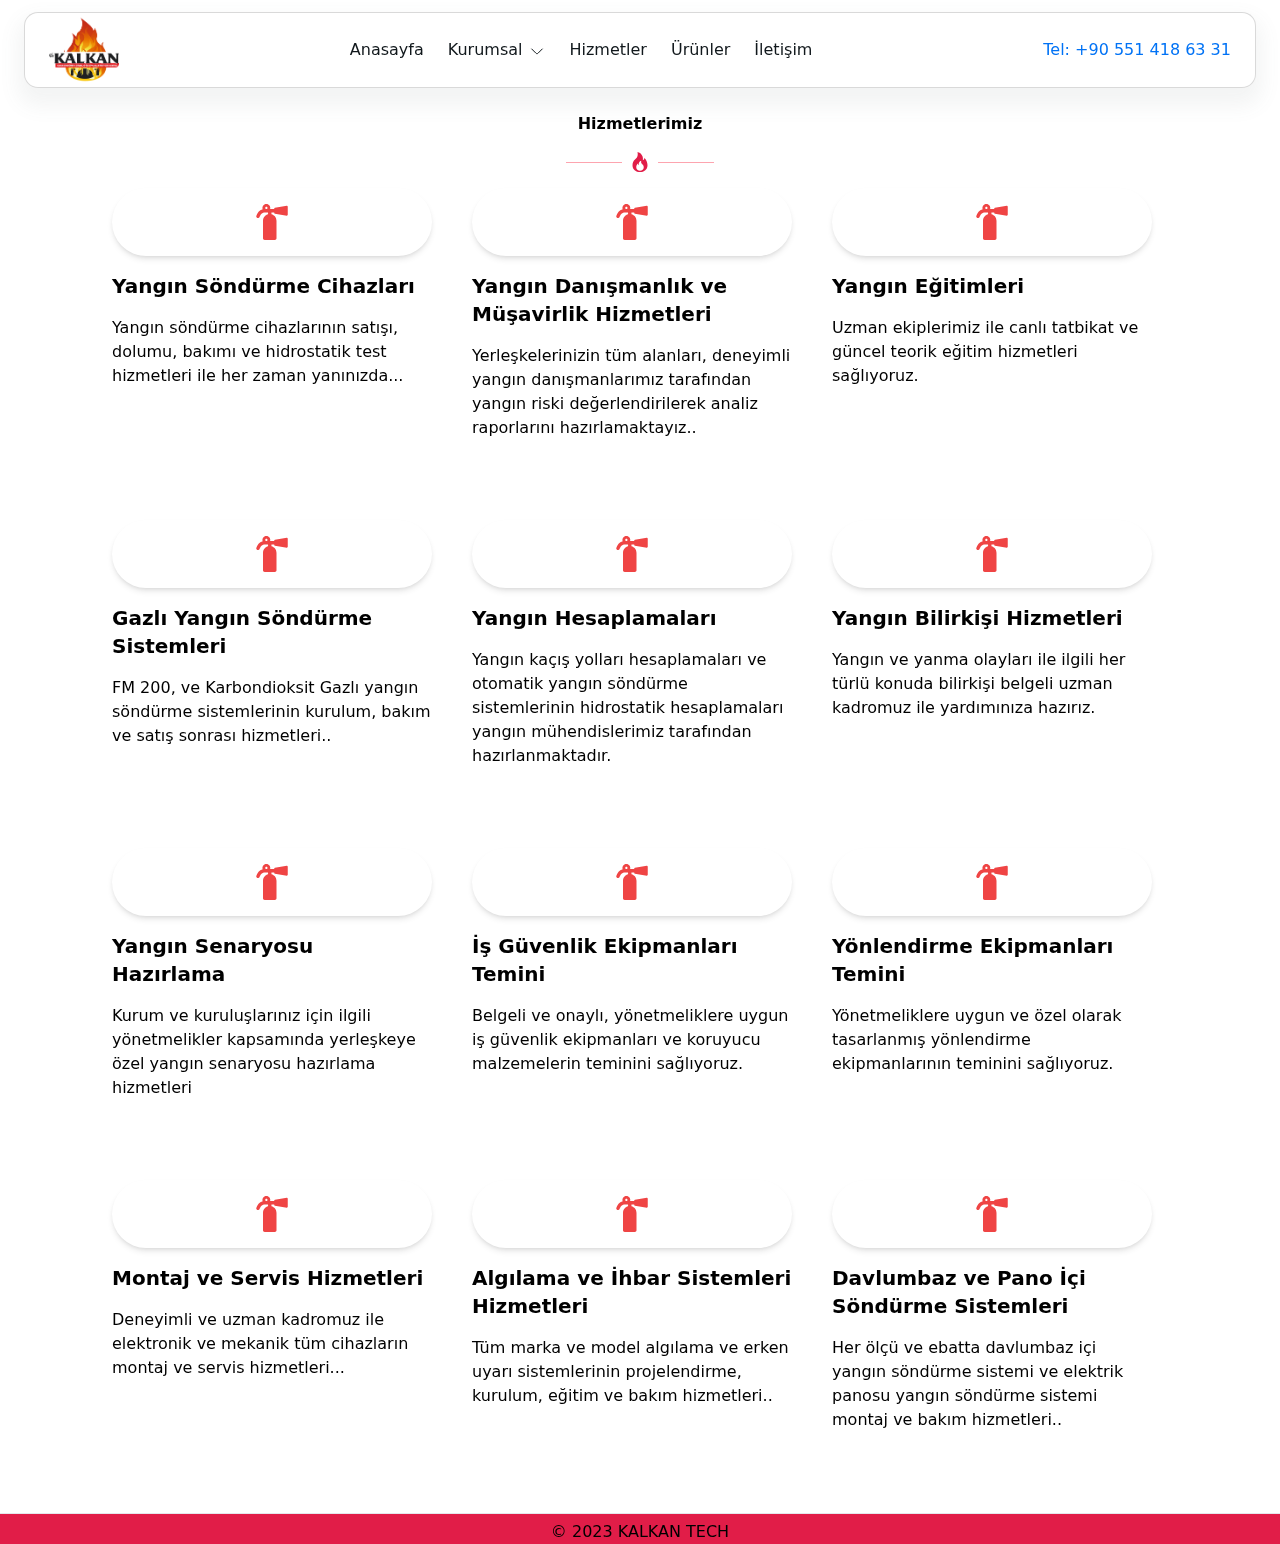
<file: hizmetler.html>
<!DOCTYPE html><html lang="en"><head><meta charSet="utf-8"/><link rel="stylesheet" href="/_next/static/css/6d374c169bc2a532.css" data-precedence="next"/><meta name="next-size-adjust"/><meta name="viewport" content="width=device-width, initial-scale=1"/><script src="/_next/static/chunks/polyfills-c67a75d1b6f99dc8.js" noModule=""></script></head><body class="px-0 py-0 relative min-h-screen"><nav class="nextui-c-hhqfap nextui-c-hhqfap-kNpEwX-variant-floating nextui-c-hhqfap-beFEYN-maxWidth-lg nextui-c-hhqfap-hemDFs-isBordered-true nextui-c-hhqfap-kAwfsS-disableShadow-false nextui-c-hhqfap-gqZKcP-disableBlur-false nextui-c-hhqfap-hGzNXD-cv nextui-c-hhqfap-juUqGF-cv nextui-c-hhqfap-iivyVPD-css nextui-navbar fixed"><div class="nextui-c-egxOLa nextui-navbar-container"><button class="nextui-c-fBJhTY nextui-c-PJLV nextui-c-gulvcB nextui-c-PJLV-kuPOmo-showIn-xs nextui-navbar-toggle" type="button" aria-pressed="false"><div aria-hidden="true" class="nextui-c-gpbAMl nextui-navbar-toggle-icon" tabindex="-1"><span class="line top"></span><span class="line bottom"></span></div></button><a class="nextui-c-kzikkm nextui-c-gulvcB nextui-c-kzikkm-hfnKRU-color-default nextui-c-kzikkm-isWIbj-animated-true nextui-c-kzikkm-idoMxUs-css nextui-link" href="/"><span class="nextui-c-fyNvBR nextui-c-PJLV nextui-navbar-brand"><img alt="Fire Fighter" loading="lazy" width="70" height="70" decoding="async" data-nimg="1" style="color:transparent" src="/_next/static/media/logo.364875ff.png"/></span></a><ul class="nextui-c-jklhtj nextui-c-dGYPDG nextui-c-PJLV nextui-c-dGYPDG-hHixqa-enableCursorHighlight-true nextui-c-PJLV-ghzjVU-hideIn-xs nextui-c-jklhtj-ijFvnTw-css nextui-navbar-content" style="--nextui--transitionDuration:0ms;--nextui--opacity:0;--nextui--width:0px;--nextui--left:calc(var(--nextui--navbarContentItemHorizontalPadding) * 0.5 * -1)"><li class="nextui-c-kOXsPe nextui-c-dAPDu nextui-c-dAPDu-fkgFY-color-error nextui-c-kOXsPe-iPJLV-css nextui-navbar-cursor-highlight"></li><li class="nextui-c-kOXsPe nextui-c-yrlUe nextui-c-PJLV nextui-c-yrlUe-fkgFY-activeColor-error nextui-c-yrlUe-cNBkRG-variant-underline nextui-c-yrlUe-hYJzFf-underlineHeight-normal nextui-c-kOXsPe-ifzFbZK-css nextui-navbar-item" id="react-aria9371019165-11"><a class="nextui-c-kzikkm nextui-c-gulvcB nextui-c-kzikkm-hfnKRU-color-default nextui-c-kzikkm-isWIbj-animated-true nextui-c-kzikkm-iejNGLI-css nextui-link nextui-navbar-link" id="react-aria9371019165-11" href="/">Anasayfa</a></li><li class="nextui-c-kOXsPe nextui-c-yrlUe nextui-c-PJLV nextui-c-yrlUe-fkgFY-activeColor-error nextui-c-yrlUe-cNBkRG-variant-underline nextui-c-yrlUe-hYJzFf-underlineHeight-normal nextui-c-kOXsPe-ifzFbZK-css nextui-navbar-item" id="react-aria9371019165-12"><button class="nextui-c-iWjDFM nextui-c-gulvcB nextui-c-iWjDFM-hkKLfu-color-default nextui-c-iWjDFM-gkIlwi-size-md nextui-c-iWjDFM-cwXrJp-borderWeight-normal nextui-c-iWjDFM-lhjIIJ-light-true nextui-c-iWjDFM-exaRme-auto-true nextui-c-iWjDFM-gglxka-cv nextui-c-iWjDFM-dvpxFC-cv nextui-c-iWjDFM-ifUdHdz-css nextui-button nextui-button--ready nextui-dropdown-button" data-state="ready" type="button" id="react-aria5680114844-5" aria-haspopup="true" aria-expanded="false"><span class="nextui-c-bDGMeb nextui-c-bDGMeb-jzMUFa-isAuto-true nextui-c-bDGMeb-jeNDWm-isRight-true nextui-c-bDGMeb-gLOJOp-cv nextui-c-bDGMeb-iefzdUn-css nextui-button-icon nextui-button-icon-right"><svg fill="none" height="16" viewBox="0 0 24 24" width="16" xmlns="http://www.w3.org/2000/svg"><path d="m19.92 8.95-6.52 6.52c-.77.77-2.03.77-2.8 0L4.08 8.95" stroke="currentColor" stroke-linecap="round" stroke-linejoin="round" stroke-miterlimit="10" stroke-width="1.5"></path></svg></span><div class="nextui-button-text nextui-button-text-right">Kurumsal</div></button></li><li class="nextui-c-kOXsPe nextui-c-yrlUe nextui-c-PJLV nextui-c-yrlUe-fkgFY-activeColor-error nextui-c-yrlUe-cdrGrt-isActive-true nextui-c-yrlUe-cNBkRG-variant-underline nextui-c-yrlUe-hYJzFf-underlineHeight-normal nextui-c-yrlUe-beNNlp-cv nextui-c-kOXsPe-ikPzmPl-css nextui-navbar-item" id="react-aria9371019165-13"><a class="nextui-c-kzikkm nextui-c-gulvcB nextui-c-kzikkm-hfnKRU-color-default nextui-c-kzikkm-isWIbj-animated-true nextui-c-kzikkm-iejNGLI-css nextui-link nextui-navbar-link" id="react-aria9371019165-13" href="/hizmetler">Hizmetler</a></li><li class="nextui-c-kOXsPe nextui-c-yrlUe nextui-c-PJLV nextui-c-yrlUe-fkgFY-activeColor-error nextui-c-yrlUe-cNBkRG-variant-underline nextui-c-yrlUe-hYJzFf-underlineHeight-normal nextui-c-kOXsPe-ifzFbZK-css nextui-navbar-item" id="react-aria9371019165-14"><a class="nextui-c-kzikkm nextui-c-gulvcB nextui-c-kzikkm-hfnKRU-color-default nextui-c-kzikkm-isWIbj-animated-true nextui-c-kzikkm-iejNGLI-css nextui-link nextui-navbar-link" id="react-aria9371019165-14" href="/urunler">Ürünler</a></li><li class="nextui-c-kOXsPe nextui-c-yrlUe nextui-c-PJLV nextui-c-yrlUe-fkgFY-activeColor-error nextui-c-yrlUe-cNBkRG-variant-underline nextui-c-yrlUe-hYJzFf-underlineHeight-normal nextui-c-kOXsPe-ifzFbZK-css nextui-navbar-item" id="react-aria9371019165-15"><a class="nextui-c-kzikkm nextui-c-gulvcB nextui-c-kzikkm-hfnKRU-color-default nextui-c-kzikkm-isWIbj-animated-true nextui-c-kzikkm-iejNGLI-css nextui-link nextui-navbar-link" id="react-aria9371019165-15" href="/iletisim">İletişim</a></li></ul><ul class="nextui-c-jklhtj nextui-c-dGYPDG nextui-c-PJLV nextui-c-jklhtj-ijFvnTw-css nextui-navbar-content" style="--nextui--transitionDuration:0ms;--nextui--opacity:0;--nextui--width:0px;--nextui--left:calc(var(--nextui--navbarContentItemHorizontalPadding) * 0.5 * -1)"><a class="nextui-c-kzikkm nextui-c-gulvcB nextui-c-kzikkm-hfnKRU-color-default nextui-c-kzikkm-isWIbj-animated-true nextui-c-kzikkm-idoMxUs-css nextui-link" href="tel:5514186331">Tel: +90 551 418 63 31</a></ul></div><div class="nextui-c-iTPCAT nextui-c-PJLV nextui-c-iTPCAT-VujqA-disableBlur-false nextui-c-iTPCAT-iPJLV-css nextui-navbar-collapse"><ul class="nextui-c-jklhtj nextui-c-ewlcFW nextui-navbar-collapse-wrapper"><li class="nextui-c-kOXsPe nextui-c-ektsXM nextui-c-ektsXM-gHENSC-activeColor-secondary nextui-c-kOXsPe-ihUhvzV-css nextui-navbar-collapse-item" style="--nextui--collapseItemOpacity:0;--nextui--collapseItemTransform:matrix(0.97, 0, 0, 1, 0, 20);--netxui--collapseItemTransition:none"><a class="nextui-c-kzikkm nextui-c-gulvcB nextui-c-kzikkm-gwVlaX-color-inherit nextui-c-kzikkm-isWIbj-animated-true nextui-c-kzikkm-ihnDbNT-css nextui-link" href="/hizmetler">Hizmetler</a></li><li class="nextui-c-kOXsPe nextui-c-ektsXM nextui-c-ektsXM-gHENSC-activeColor-secondary nextui-c-kOXsPe-ihUhvzV-css nextui-navbar-collapse-item" style="--nextui--collapseItemOpacity:0;--nextui--collapseItemTransform:matrix(0.97, 0, 0, 1, 0, 20);--netxui--collapseItemTransition:none"><a class="nextui-c-kzikkm nextui-c-gulvcB nextui-c-kzikkm-gwVlaX-color-inherit nextui-c-kzikkm-isWIbj-animated-true nextui-c-kzikkm-ihnDbNT-css nextui-link" href="/urunler">Urunler</a></li><li class="nextui-c-kOXsPe nextui-c-ektsXM nextui-c-ektsXM-gHENSC-activeColor-secondary nextui-c-ektsXM-jfesFY-isActive-true nextui-c-kOXsPe-idRLTtd-css nextui-navbar-collapse-item" style="--nextui--collapseItemOpacity:0;--nextui--collapseItemTransform:matrix(0.97, 0, 0, 1, 0, 20);--netxui--collapseItemTransition:none"><a class="nextui-c-kzikkm nextui-c-gulvcB nextui-c-kzikkm-gwVlaX-color-inherit nextui-c-kzikkm-isWIbj-animated-true nextui-c-kzikkm-ihnDbNT-css nextui-link" href="/iletisim">Iletisim</a></li></ul></div></nav><main class="flex flex-col flex-grow gap-4 justify-between items-center max-w-7xl mx-auto p-8 md:p-28"><div class="flex"><h2 class="font-bold">Hizmetlerimiz</h2></div><div class="flex items-center space-x-2"><div class="w-14 h-px bg-rose-300"></div><svg stroke="currentColor" fill="currentColor" stroke-width="0" viewBox="0 0 16 16" class="text-rose-600 text-xl mr-2" height="1em" width="1em" xmlns="http://www.w3.org/2000/svg"><path d="M8 16c3.314 0 6-2 6-5.5 0-1.5-.5-4-2.5-6 .25 1.5-1.25 2-1.25 2C11 4 9 .5 6 0c.357 2 .5 4-2 6-1.25 1-2 2.729-2 4.5C2 14 4.686 16 8 16Zm0-1c-1.657 0-3-1-3-2.75 0-.75.25-2 1.25-3C6.125 10 7 10.5 7 10.5c-.375-1.25.5-3.25 2-3.5-.179 1-.25 2 1 3 .625.5 1 1.364 1 2.25C11 14 9.657 15 8 15Z"></path></svg><div class="w-14 h-px bg-rose-300"></div></div><div class="flex flex-row gap-y-20 gap-x-10 flex-wrap"><div class="flex flex-col space-y-4" style="max-width:20rem"><div class="bg-white hover:bg-red-100 rounded-full shadow-md p-4 flex items-center justify-center"><span class="text-4xl text-red-500"><svg stroke="currentColor" fill="currentColor" stroke-width="0" viewBox="0 0 448 512" height="1em" width="1em" xmlns="http://www.w3.org/2000/svg"><path d="M434.027 26.329l-168 28C254.693 56.218 256 67.8 256 72h-58.332C208.353 36.108 181.446 0 144 0c-39.435 0-66.368 39.676-52.228 76.203-52.039 13.051-75.381 54.213-90.049 90.884-4.923 12.307 1.063 26.274 13.37 31.197 12.317 4.926 26.279-1.075 31.196-13.37C75.058 112.99 106.964 120 168 120v27.076c-41.543 10.862-72 49.235-72 94.129V488c0 13.255 10.745 24 24 24h144c13.255 0 24-10.745 24-24V240c0-44.731-30.596-82.312-72-92.97V120h40c0 2.974-1.703 15.716 10.027 17.671l168 28C441.342 166.89 448 161.25 448 153.834V38.166c0-7.416-6.658-13.056-13.973-11.837zM144 72c-8.822 0-16-7.178-16-16s7.178-16 16-16 16 7.178 16 16-7.178 16-16 16z"></path></svg></span></div><div><h2 class="text-xl font-bold">Yangın Söndürme Cihazları</h2></div><div><p>Yangın söndürme cihazlarının satışı, dolumu, bakımı ve hidrostatik test hizmetleri ile her zaman yanınızda...</p></div></div><div class="flex flex-col space-y-4" style="max-width:20rem"><div class="bg-white hover:bg-red-100 rounded-full shadow-md p-4 flex items-center justify-center"><span class="text-4xl text-red-500"><svg stroke="currentColor" fill="currentColor" stroke-width="0" viewBox="0 0 448 512" height="1em" width="1em" xmlns="http://www.w3.org/2000/svg"><path d="M434.027 26.329l-168 28C254.693 56.218 256 67.8 256 72h-58.332C208.353 36.108 181.446 0 144 0c-39.435 0-66.368 39.676-52.228 76.203-52.039 13.051-75.381 54.213-90.049 90.884-4.923 12.307 1.063 26.274 13.37 31.197 12.317 4.926 26.279-1.075 31.196-13.37C75.058 112.99 106.964 120 168 120v27.076c-41.543 10.862-72 49.235-72 94.129V488c0 13.255 10.745 24 24 24h144c13.255 0 24-10.745 24-24V240c0-44.731-30.596-82.312-72-92.97V120h40c0 2.974-1.703 15.716 10.027 17.671l168 28C441.342 166.89 448 161.25 448 153.834V38.166c0-7.416-6.658-13.056-13.973-11.837zM144 72c-8.822 0-16-7.178-16-16s7.178-16 16-16 16 7.178 16 16-7.178 16-16 16z"></path></svg></span></div><div><h2 class="text-xl font-bold">Yangın Danışmanlık ve Müşavirlik Hizmetleri</h2></div><div><p>Yerleşkelerinizin tüm alanları, deneyimli yangın danışmanlarımız tarafından yangın riski değerlendirilerek analiz raporlarını hazırlamaktayız..</p></div></div><div class="flex flex-col space-y-4" style="max-width:20rem"><div class="bg-white hover:bg-red-100 rounded-full shadow-md p-4 flex items-center justify-center"><span class="text-4xl text-red-500"><svg stroke="currentColor" fill="currentColor" stroke-width="0" viewBox="0 0 448 512" height="1em" width="1em" xmlns="http://www.w3.org/2000/svg"><path d="M434.027 26.329l-168 28C254.693 56.218 256 67.8 256 72h-58.332C208.353 36.108 181.446 0 144 0c-39.435 0-66.368 39.676-52.228 76.203-52.039 13.051-75.381 54.213-90.049 90.884-4.923 12.307 1.063 26.274 13.37 31.197 12.317 4.926 26.279-1.075 31.196-13.37C75.058 112.99 106.964 120 168 120v27.076c-41.543 10.862-72 49.235-72 94.129V488c0 13.255 10.745 24 24 24h144c13.255 0 24-10.745 24-24V240c0-44.731-30.596-82.312-72-92.97V120h40c0 2.974-1.703 15.716 10.027 17.671l168 28C441.342 166.89 448 161.25 448 153.834V38.166c0-7.416-6.658-13.056-13.973-11.837zM144 72c-8.822 0-16-7.178-16-16s7.178-16 16-16 16 7.178 16 16-7.178 16-16 16z"></path></svg></span></div><div><h2 class="text-xl font-bold">Yangın Eğitimleri</h2></div><div><p>Uzman ekiplerimiz ile canlı tatbikat ve güncel teorik eğitim hizmetleri sağlıyoruz.</p></div></div><div class="flex flex-col space-y-4" style="max-width:20rem"><div class="bg-white hover:bg-red-100 rounded-full shadow-md p-4 flex items-center justify-center"><span class="text-4xl text-red-500"><svg stroke="currentColor" fill="currentColor" stroke-width="0" viewBox="0 0 448 512" height="1em" width="1em" xmlns="http://www.w3.org/2000/svg"><path d="M434.027 26.329l-168 28C254.693 56.218 256 67.8 256 72h-58.332C208.353 36.108 181.446 0 144 0c-39.435 0-66.368 39.676-52.228 76.203-52.039 13.051-75.381 54.213-90.049 90.884-4.923 12.307 1.063 26.274 13.37 31.197 12.317 4.926 26.279-1.075 31.196-13.37C75.058 112.99 106.964 120 168 120v27.076c-41.543 10.862-72 49.235-72 94.129V488c0 13.255 10.745 24 24 24h144c13.255 0 24-10.745 24-24V240c0-44.731-30.596-82.312-72-92.97V120h40c0 2.974-1.703 15.716 10.027 17.671l168 28C441.342 166.89 448 161.25 448 153.834V38.166c0-7.416-6.658-13.056-13.973-11.837zM144 72c-8.822 0-16-7.178-16-16s7.178-16 16-16 16 7.178 16 16-7.178 16-16 16z"></path></svg></span></div><div><h2 class="text-xl font-bold">Gazlı Yangın Söndürme Sistemleri</h2></div><div><p>FM 200, ve Karbondioksit Gazlı yangın söndürme sistemlerinin kurulum, bakım ve satış sonrası hizmetleri..</p></div></div><div class="flex flex-col space-y-4" style="max-width:20rem"><div class="bg-white hover:bg-red-100 rounded-full shadow-md p-4 flex items-center justify-center"><span class="text-4xl text-red-500"><svg stroke="currentColor" fill="currentColor" stroke-width="0" viewBox="0 0 448 512" height="1em" width="1em" xmlns="http://www.w3.org/2000/svg"><path d="M434.027 26.329l-168 28C254.693 56.218 256 67.8 256 72h-58.332C208.353 36.108 181.446 0 144 0c-39.435 0-66.368 39.676-52.228 76.203-52.039 13.051-75.381 54.213-90.049 90.884-4.923 12.307 1.063 26.274 13.37 31.197 12.317 4.926 26.279-1.075 31.196-13.37C75.058 112.99 106.964 120 168 120v27.076c-41.543 10.862-72 49.235-72 94.129V488c0 13.255 10.745 24 24 24h144c13.255 0 24-10.745 24-24V240c0-44.731-30.596-82.312-72-92.97V120h40c0 2.974-1.703 15.716 10.027 17.671l168 28C441.342 166.89 448 161.25 448 153.834V38.166c0-7.416-6.658-13.056-13.973-11.837zM144 72c-8.822 0-16-7.178-16-16s7.178-16 16-16 16 7.178 16 16-7.178 16-16 16z"></path></svg></span></div><div><h2 class="text-xl font-bold">Yangın Hesaplamaları</h2></div><div><p>Yangın kaçış yolları hesaplamaları ve otomatik yangın söndürme sistemlerinin hidrostatik hesaplamaları yangın mühendislerimiz tarafından hazırlanmaktadır.</p></div></div><div class="flex flex-col space-y-4" style="max-width:20rem"><div class="bg-white hover:bg-red-100 rounded-full shadow-md p-4 flex items-center justify-center"><span class="text-4xl text-red-500"><svg stroke="currentColor" fill="currentColor" stroke-width="0" viewBox="0 0 448 512" height="1em" width="1em" xmlns="http://www.w3.org/2000/svg"><path d="M434.027 26.329l-168 28C254.693 56.218 256 67.8 256 72h-58.332C208.353 36.108 181.446 0 144 0c-39.435 0-66.368 39.676-52.228 76.203-52.039 13.051-75.381 54.213-90.049 90.884-4.923 12.307 1.063 26.274 13.37 31.197 12.317 4.926 26.279-1.075 31.196-13.37C75.058 112.99 106.964 120 168 120v27.076c-41.543 10.862-72 49.235-72 94.129V488c0 13.255 10.745 24 24 24h144c13.255 0 24-10.745 24-24V240c0-44.731-30.596-82.312-72-92.97V120h40c0 2.974-1.703 15.716 10.027 17.671l168 28C441.342 166.89 448 161.25 448 153.834V38.166c0-7.416-6.658-13.056-13.973-11.837zM144 72c-8.822 0-16-7.178-16-16s7.178-16 16-16 16 7.178 16 16-7.178 16-16 16z"></path></svg></span></div><div><h2 class="text-xl font-bold">Yangın Bilirkişi Hizmetleri</h2></div><div><p>Yangın ve yanma olayları ile ilgili her türlü konuda bilirkişi belgeli uzman kadromuz ile yardımınıza hazırız.</p></div></div><div class="flex flex-col space-y-4" style="max-width:20rem"><div class="bg-white hover:bg-red-100 rounded-full shadow-md p-4 flex items-center justify-center"><span class="text-4xl text-red-500"><svg stroke="currentColor" fill="currentColor" stroke-width="0" viewBox="0 0 448 512" height="1em" width="1em" xmlns="http://www.w3.org/2000/svg"><path d="M434.027 26.329l-168 28C254.693 56.218 256 67.8 256 72h-58.332C208.353 36.108 181.446 0 144 0c-39.435 0-66.368 39.676-52.228 76.203-52.039 13.051-75.381 54.213-90.049 90.884-4.923 12.307 1.063 26.274 13.37 31.197 12.317 4.926 26.279-1.075 31.196-13.37C75.058 112.99 106.964 120 168 120v27.076c-41.543 10.862-72 49.235-72 94.129V488c0 13.255 10.745 24 24 24h144c13.255 0 24-10.745 24-24V240c0-44.731-30.596-82.312-72-92.97V120h40c0 2.974-1.703 15.716 10.027 17.671l168 28C441.342 166.89 448 161.25 448 153.834V38.166c0-7.416-6.658-13.056-13.973-11.837zM144 72c-8.822 0-16-7.178-16-16s7.178-16 16-16 16 7.178 16 16-7.178 16-16 16z"></path></svg></span></div><div><h2 class="text-xl font-bold">Yangın Senaryosu Hazırlama</h2></div><div><p>Kurum ve kuruluşlarınız için ilgili yönetmelikler kapsamında yerleşkeye özel yangın senaryosu hazırlama hizmetleri</p></div></div><div class="flex flex-col space-y-4" style="max-width:20rem"><div class="bg-white hover:bg-red-100 rounded-full shadow-md p-4 flex items-center justify-center"><span class="text-4xl text-red-500"><svg stroke="currentColor" fill="currentColor" stroke-width="0" viewBox="0 0 448 512" height="1em" width="1em" xmlns="http://www.w3.org/2000/svg"><path d="M434.027 26.329l-168 28C254.693 56.218 256 67.8 256 72h-58.332C208.353 36.108 181.446 0 144 0c-39.435 0-66.368 39.676-52.228 76.203-52.039 13.051-75.381 54.213-90.049 90.884-4.923 12.307 1.063 26.274 13.37 31.197 12.317 4.926 26.279-1.075 31.196-13.37C75.058 112.99 106.964 120 168 120v27.076c-41.543 10.862-72 49.235-72 94.129V488c0 13.255 10.745 24 24 24h144c13.255 0 24-10.745 24-24V240c0-44.731-30.596-82.312-72-92.97V120h40c0 2.974-1.703 15.716 10.027 17.671l168 28C441.342 166.89 448 161.25 448 153.834V38.166c0-7.416-6.658-13.056-13.973-11.837zM144 72c-8.822 0-16-7.178-16-16s7.178-16 16-16 16 7.178 16 16-7.178 16-16 16z"></path></svg></span></div><div><h2 class="text-xl font-bold">İş Güvenlik Ekipmanları Temini</h2></div><div><p>Belgeli ve onaylı, yönetmeliklere uygun iş güvenlik ekipmanları ve koruyucu malzemelerin teminini sağlıyoruz.</p></div></div><div class="flex flex-col space-y-4" style="max-width:20rem"><div class="bg-white hover:bg-red-100 rounded-full shadow-md p-4 flex items-center justify-center"><span class="text-4xl text-red-500"><svg stroke="currentColor" fill="currentColor" stroke-width="0" viewBox="0 0 448 512" height="1em" width="1em" xmlns="http://www.w3.org/2000/svg"><path d="M434.027 26.329l-168 28C254.693 56.218 256 67.8 256 72h-58.332C208.353 36.108 181.446 0 144 0c-39.435 0-66.368 39.676-52.228 76.203-52.039 13.051-75.381 54.213-90.049 90.884-4.923 12.307 1.063 26.274 13.37 31.197 12.317 4.926 26.279-1.075 31.196-13.37C75.058 112.99 106.964 120 168 120v27.076c-41.543 10.862-72 49.235-72 94.129V488c0 13.255 10.745 24 24 24h144c13.255 0 24-10.745 24-24V240c0-44.731-30.596-82.312-72-92.97V120h40c0 2.974-1.703 15.716 10.027 17.671l168 28C441.342 166.89 448 161.25 448 153.834V38.166c0-7.416-6.658-13.056-13.973-11.837zM144 72c-8.822 0-16-7.178-16-16s7.178-16 16-16 16 7.178 16 16-7.178 16-16 16z"></path></svg></span></div><div><h2 class="text-xl font-bold">Yönlendirme Ekipmanları Temini</h2></div><div><p>Yönetmeliklere uygun ve özel olarak tasarlanmış yönlendirme ekipmanlarının teminini sağlıyoruz.</p></div></div><div class="flex flex-col space-y-4" style="max-width:20rem"><div class="bg-white hover:bg-red-100 rounded-full shadow-md p-4 flex items-center justify-center"><span class="text-4xl text-red-500"><svg stroke="currentColor" fill="currentColor" stroke-width="0" viewBox="0 0 448 512" height="1em" width="1em" xmlns="http://www.w3.org/2000/svg"><path d="M434.027 26.329l-168 28C254.693 56.218 256 67.8 256 72h-58.332C208.353 36.108 181.446 0 144 0c-39.435 0-66.368 39.676-52.228 76.203-52.039 13.051-75.381 54.213-90.049 90.884-4.923 12.307 1.063 26.274 13.37 31.197 12.317 4.926 26.279-1.075 31.196-13.37C75.058 112.99 106.964 120 168 120v27.076c-41.543 10.862-72 49.235-72 94.129V488c0 13.255 10.745 24 24 24h144c13.255 0 24-10.745 24-24V240c0-44.731-30.596-82.312-72-92.97V120h40c0 2.974-1.703 15.716 10.027 17.671l168 28C441.342 166.89 448 161.25 448 153.834V38.166c0-7.416-6.658-13.056-13.973-11.837zM144 72c-8.822 0-16-7.178-16-16s7.178-16 16-16 16 7.178 16 16-7.178 16-16 16z"></path></svg></span></div><div><h2 class="text-xl font-bold">Montaj ve Servis Hizmetleri</h2></div><div><p>Deneyimli ve uzman kadromuz ile elektronik ve mekanik tüm cihazların montaj ve servis hizmetleri...</p></div></div><div class="flex flex-col space-y-4" style="max-width:20rem"><div class="bg-white hover:bg-red-100 rounded-full shadow-md p-4 flex items-center justify-center"><span class="text-4xl text-red-500"><svg stroke="currentColor" fill="currentColor" stroke-width="0" viewBox="0 0 448 512" height="1em" width="1em" xmlns="http://www.w3.org/2000/svg"><path d="M434.027 26.329l-168 28C254.693 56.218 256 67.8 256 72h-58.332C208.353 36.108 181.446 0 144 0c-39.435 0-66.368 39.676-52.228 76.203-52.039 13.051-75.381 54.213-90.049 90.884-4.923 12.307 1.063 26.274 13.37 31.197 12.317 4.926 26.279-1.075 31.196-13.37C75.058 112.99 106.964 120 168 120v27.076c-41.543 10.862-72 49.235-72 94.129V488c0 13.255 10.745 24 24 24h144c13.255 0 24-10.745 24-24V240c0-44.731-30.596-82.312-72-92.97V120h40c0 2.974-1.703 15.716 10.027 17.671l168 28C441.342 166.89 448 161.25 448 153.834V38.166c0-7.416-6.658-13.056-13.973-11.837zM144 72c-8.822 0-16-7.178-16-16s7.178-16 16-16 16 7.178 16 16-7.178 16-16 16z"></path></svg></span></div><div><h2 class="text-xl font-bold">Algılama ve İhbar Sistemleri Hizmetleri</h2></div><div><p>Tüm marka ve model algılama ve erken uyarı sistemlerinin projelendirme, kurulum, eğitim ve bakım hizmetleri..</p></div></div><div class="flex flex-col space-y-4" style="max-width:20rem"><div class="bg-white hover:bg-red-100 rounded-full shadow-md p-4 flex items-center justify-center"><span class="text-4xl text-red-500"><svg stroke="currentColor" fill="currentColor" stroke-width="0" viewBox="0 0 448 512" height="1em" width="1em" xmlns="http://www.w3.org/2000/svg"><path d="M434.027 26.329l-168 28C254.693 56.218 256 67.8 256 72h-58.332C208.353 36.108 181.446 0 144 0c-39.435 0-66.368 39.676-52.228 76.203-52.039 13.051-75.381 54.213-90.049 90.884-4.923 12.307 1.063 26.274 13.37 31.197 12.317 4.926 26.279-1.075 31.196-13.37C75.058 112.99 106.964 120 168 120v27.076c-41.543 10.862-72 49.235-72 94.129V488c0 13.255 10.745 24 24 24h144c13.255 0 24-10.745 24-24V240c0-44.731-30.596-82.312-72-92.97V120h40c0 2.974-1.703 15.716 10.027 17.671l168 28C441.342 166.89 448 161.25 448 153.834V38.166c0-7.416-6.658-13.056-13.973-11.837zM144 72c-8.822 0-16-7.178-16-16s7.178-16 16-16 16 7.178 16 16-7.178 16-16 16z"></path></svg></span></div><div><h2 class="text-xl font-bold">Davlumbaz ve Pano İçi Söndürme Sistemleri</h2></div><div><p>Her ölçü ve ebatta davlumbaz içi yangın söndürme sistemi ve elektrik panosu yangın söndürme sistemi montaj ve bakım hizmetleri..</p></div></div></div></main><footer class="flex flex-col items-center justify-center absolute bottom-0 w-full border-t bg-rose-600"><p class="pt-1.5">© 2023 KALKAN TECH</p></footer><script src="/_next/static/chunks/webpack-be9f2f5e7027047f.js" async=""></script><script src="/_next/static/chunks/2443530c-22e166c2d9f8acd4.js" async=""></script><script src="/_next/static/chunks/139-4f3b0f09c5fda66e.js" async=""></script><script src="/_next/static/chunks/main-app-8b38a284340c41c3.js" async=""></script></body></html><script>(self.__next_f=self.__next_f||[]).push([0])</script><script>self.__next_f.push([1,"1:HL[\"/_next/static/css/6d374c169bc2a532.css\",{\"as\":\"style\"}]\n0:\"$L2\"\n"])</script><script>self.__next_f.push([1,"3:I{\"id\":\"7858\",\"chunks\":[\"272:static/chunks/webpack-be9f2f5e7027047f.js\",\"667:static/chunks/2443530c-22e166c2d9f8acd4.js\",\"139:static/chunks/139-4f3b0f09c5fda66e.js\"],\"name\":\"\",\"async\":false}\n5:I{\"id\":\"3055\",\"chunks\":[\"272:static/chunks/webpack-be9f2f5e7027047f.js\",\"667:static/chunks/2443530c-22e166c2d9f8acd4.js\",\"139:static/chunks/139-4f3b0f09c5fda66e.js\"],\"name\":\"\",\"async\":false}\n6:I{\"id\":\"374\",\"chunks\":[\"11:static/chunks/11-8262916b2bff4b44.js\",\"655:static/chunks/655-f9647d4bcdc79f2c.js\",\"466:static/chu"])</script><script>self.__next_f.push([1,"nks/466-d1cae0c20b99e50c.js\",\"644:static/chunks/644-e8019649bad70005.js\",\"320:static/chunks/320-7a54eae98844cfbb.js\",\"185:static/chunks/app/layout-93ac629c29a93fdd.js\"],\"name\":\"StoreProvider\",\"async\":false}\n7:I{\"id\":\"6669\",\"chunks\":[\"11:static/chunks/11-8262916b2bff4b44.js\",\"655:static/chunks/655-f9647d4bcdc79f2c.js\",\"466:static/chunks/466-d1cae0c20b99e50c.js\",\"644:static/chunks/644-e8019649bad70005.js\",\"320:static/chunks/320-7a54eae98844cfbb.js\",\"185:static/chunks/app/layout-93ac629c29a93fdd.js\"],\"name\":\"\""])</script><script>self.__next_f.push([1,",\"async\":false}\n8:I{\"id\":\"9544\",\"chunks\":[\"272:static/chunks/webpack-be9f2f5e7027047f.js\",\"667:static/chunks/2443530c-22e166c2d9f8acd4.js\",\"139:static/chunks/139-4f3b0f09c5fda66e.js\"],\"name\":\"\",\"async\":false}\n9:I{\"id\":\"99\",\"chunks\":[\"272:static/chunks/webpack-be9f2f5e7027047f.js\",\"667:static/chunks/2443530c-22e166c2d9f8acd4.js\",\"139:static/chunks/139-4f3b0f09c5fda66e.js\"],\"name\":\"\",\"async\":false}\n"])</script><script>self.__next_f.push([1,"2:[[[\"$\",\"link\",\"0\",{\"rel\":\"stylesheet\",\"href\":\"/_next/static/css/6d374c169bc2a532.css\",\"precedence\":\"next\"}]],[\"$\",\"$L3\",null,{\"assetPrefix\":\"\",\"initialCanonicalUrl\":\"/hizmetler\",\"initialTree\":[\"\",{\"children\":[\"hizmetler\",{\"children\":[\"__PAGE__\",{}]}]},\"$undefined\",\"$undefined\",true],\"initialHead\":[\"$L4\",[\"$\",\"meta\",null,{\"name\":\"next-size-adjust\"}]],\"globalErrorComponent\":\"$5\",\"notFound\":[\"$\",\"html\",null,{\"lang\":\"en\",\"children\":[[\"$\",\"head\",null,{}],[\"$\",\"body\",null,{\"className\":\"px-0 py-0 relative min-h-screen\",\"children\":[\"$\",\"$L6\",null,{\"children\":[[\"$\",\"$L7\",null,{}],[\"$undefined\",[[\"$\",\"title\",null,{\"children\":\"404: This page could not be found.\"}],[\"$\",\"div\",null,{\"style\":{\"fontFamily\":\"system-ui,\\\"Segoe UI\\\",Roboto,Helvetica,Arial,sans-serif,\\\"Apple Color Emoji\\\",\\\"Segoe UI Emoji\\\"\",\"height\":\"100vh\",\"textAlign\":\"center\",\"display\":\"flex\",\"flexDirection\":\"column\",\"alignItems\":\"center\",\"justifyContent\":\"center\"},\"children\":[\"$\",\"div\",null,{\"children\":[[\"$\",\"style\",null,{\"dangerouslySetInnerHTML\":{\"__html\":\"body{color:#000;background:#fff;margin:0}.next-error-h1{border-right:1px solid rgba(0,0,0,.3)}@media (prefers-color-scheme:dark){body{color:#fff;background:#000}.next-error-h1{border-right:1px solid rgba(255,255,255,.3)}}\"}}],[\"$\",\"h1\",null,{\"className\":\"next-error-h1\",\"style\":{\"display\":\"inline-block\",\"margin\":\"0 20px 0 0\",\"padding\":\"0 23px 0 0\",\"fontSize\":24,\"fontWeight\":500,\"verticalAlign\":\"top\",\"lineHeight\":\"49px\"},\"children\":\"404\"}],[\"$\",\"div\",null,{\"style\":{\"display\":\"inline-block\"},\"children\":[\"$\",\"h2\",null,{\"style\":{\"fontSize\":14,\"fontWeight\":400,\"lineHeight\":\"49px\",\"margin\":0},\"children\":\"This page could not be found.\"}]}]]}]}]]],[\"$\",\"footer\",null,{\"className\":\"flex flex-col items-center justify-center absolute bottom-0 w-full border-t bg-rose-600\",\"children\":[\"$\",\"p\",null,{\"className\":\"pt-1.5\",\"children\":\"© 2023 KALKAN TECH\"}]}]]}]}]]}],\"asNotFound\":false,\"children\":[[\"$\",\"html\",null,{\"lang\":\"en\",\"children\":[[\"$\",\"head\",null,{}],[\"$\",\"body\",null,{\"className\":\"px-0 py-0 relative min-h-screen\",\"children\":[\"$\",\"$L6\",null,{\"children\":[[\"$\",\"$L7\",null,{}],[\"$\",\"$L8\",null,{\"parallelRouterKey\":\"children\",\"segmentPath\":[\"children\"],\"error\":\"$undefined\",\"errorStyles\":\"$undefined\",\"loading\":\"$undefined\",\"loadingStyles\":\"$undefined\",\"hasLoading\":false,\"template\":[\"$\",\"$L9\",null,{}],\"templateStyles\":\"$undefined\",\"notFound\":\"$undefined\",\"notFoundStyles\":\"$undefined\",\"asNotFound\":false,\"childProp\":{\"current\":[\"$\",\"$L8\",null,{\"parallelRouterKey\":\"children\",\"segmentPath\":[\"children\",\"hizmetler\",\"children\"],\"error\":\"$undefined\",\"errorStyles\":\"$undefined\",\"loading\":\"$undefined\",\"loadingStyles\":\"$undefined\",\"hasLoading\":false,\"template\":[\"$\",\"$L9\",null,{}],\"templateStyles\":\"$undefined\",\"notFound\":\"$undefined\",\"notFoundStyles\":\"$undefined\",\"asNotFound\":false,\"childProp\":{\"current\":[[\"$\",\"main\",null,{\"className\":\"flex flex-col flex-grow gap-4 justify-between items-center max-w-7xl mx-auto p-8 md:p-28\",\"children\":[[\"$\",\"div\",null,{\"className\":\"flex\",\"children\":[\"$\",\"h2\",null,{\"className\":\"font-bold\",\"children\":\"Hizmetlerimiz\"}]}],[\"$\",\"div\",null,{\"className\":\"flex items-center space-x-2\",\"children\":[[\"$\",\"div\",null,{\"className\":\"w-14 h-px bg-rose-300\"}],[\"$\",\"svg\",null,{\"stroke\":\"currentColor\",\"fill\":\"currentColor\",\"strokeWidth\":\"0\",\"viewBox\":\"0 0 16 16\",\"className\":\"text-rose-600 text-xl mr-2\",\"children\":[\"$undefined\",[[\"$\",\"path\",\"0\",{\"d\":\"M8 16c3.314 0 6-2 6-5.5 0-1.5-.5-4-2.5-6 .25 1.5-1.25 2-1.25 2C11 4 9 .5 6 0c.357 2 .5 4-2 6-1.25 1-2 2.729-2 4.5C2 14 4.686 16 8 16Zm0-1c-1.657 0-3-1-3-2.75 0-.75.25-2 1.25-3C6.125 10 7 10.5 7 10.5c-.375-1.25.5-3.25 2-3.5-.179 1-.25 2 1 3 .625.5 1 1.364 1 2.25C11 14 9.657 15 8 15Z\",\"children\":\"$undefined\"}]]],\"style\":{\"color\":\"$undefined\"},\"height\":\"1em\",\"width\":\"1em\",\"xmlns\":\"http://www.w3.org/2000/svg\"}],[\"$\",\"div\",null,{\"className\":\"w-14 h-px bg-rose-300\"}]]}],[\"$\",\"div\",null,{\"className\":\"flex flex-row gap-y-20 gap-x-10 flex-wrap\",\"children\":[[\"$\",\"div\",null,{\"className\":\"flex flex-col space-y-4\",\"style\":{\"maxWidth\":\"20rem\"},\"children\":[[\"$\",\"div\",null,{\"className\":\"bg-white hover:bg-red-100 rounded-full shadow-md p-4 flex items-center justify-center\",\"children\":[\"$\",\"span\",null,{\"className\":\"text-4xl text-red-500\",\"children\":[\"$\",\"svg\",null,{\"stroke\":\"currentColor\",\"fill\":\"currentColor\",\"strokeWidth\":\"0\",\"viewBox\":\"0 0 448 512\",\"children\":[\"$undefined\",[[\"$\",\"path\",\"0\",{\"d\":\"M434.027 26.329l-168 28C254.693 56.218 256 67.8 256 72h-58.332C208.353 36.108 181.446 0 144 0c-39.435 0-66.368 39.676-52.228 76.203-52.039 13.051-75.381 54.213-90.049 90.884-4.923 12.307 1.063 26.274 13.37 31.197 12.317 4.926 26.279-1.075 31.196-13.37C75.058 112.99 106.964 120 168 120v27.076c-41.543 10.862-72 49.235-72 94.129V488c0 13.255 10.745 24 24 24h144c13.255 0 24-10.745 24-24V240c0-44.731-30.596-82.312-72-92.97V120h40c0 2.974-1.703 15.716 10.027 17.671l168 28C441.342 166.89 448 161.25 448 153.834V38.166c0-7.416-6.658-13.056-13.973-11.837zM144 72c-8.822 0-16-7.178-16-16s7.178-16 16-16 16 7.178 16 16-7.178 16-16 16z\",\"children\":\"$undefined\"}]]],\"className\":\"$undefined\",\"style\":{\"color\":\"$undefined\"},\"height\":\"1em\",\"width\":\"1em\",\"xmlns\":\"http://www.w3.org/2000/svg\"}]}]}],[\"$\",\"div\",null,{\"children\":[\"$\",\"h2\",null,{\"className\":\"text-xl font-bold\",\"children\":\"Yangın Söndürme Cihazları\"}]}],[\"$\",\"div\",null,{\"children\":[\"$\",\"p\",null,{\"children\":\"Yangın söndürme cihazlarının satışı, dolumu, bakımı ve hidrostatik test hizmetleri ile her zaman yanınızda...\"}]}]]}],[\"$\",\"div\",null,{\"className\":\"flex flex-col space-y-4\",\"style\":{\"maxWidth\":\"20rem\"},\"children\":[[\"$\",\"div\",null,{\"className\":\"bg-white hover:bg-red-100 rounded-full shadow-md p-4 flex items-center justify-center\",\"children\":[\"$\",\"span\",null,{\"className\":\"text-4xl text-red-500\",\"children\":[\"$\",\"svg\",null,{\"stroke\":\"currentColor\",\"fill\":\"currentColor\",\"strokeWidth\":\"0\",\"viewBox\":\"0 0 448 512\",\"children\":[\"$undefined\",[[\"$\",\"path\",\"0\",{\"d\":\"M434.027 26.329l-168 28C254.693 56.218 256 67.8 256 72h-58.332C208.353 36.108 181.446 0 144 0c-39.435 0-66.368 39.676-52.228 76.203-52.039 13.051-75.381 54.213-90.049 90.884-4.923 12.307 1.063 26.274 13.37 31.197 12.317 4.926 26.279-1.075 31.196-13.37C75.058 112.99 106.964 120 168 120v27.076c-41.543 10.862-72 49.235-72 94.129V488c0 13.255 10.745 24 24 24h144c13.255 0 24-10.745 24-24V240c0-44.731-30.596-82.312-72-92.97V120h40c0 2.974-1.703 15.716 10.027 17.671l168 28C441.342 166.89 448 161.25 448 153.834V38.166c0-7.416-6.658-13.056-13.973-11.837zM144 72c-8.822 0-16-7.178-16-16s7.178-16 16-16 16 7.178 16 16-7.178 16-16 16z\",\"children\":\"$undefined\"}]]],\"className\":\"$undefined\",\"style\":{\"color\":\"$undefined\"},\"height\":\"1em\",\"width\":\"1em\",\"xmlns\":\"http://www.w3.org/2000/svg\"}]}]}],[\"$\",\"div\",null,{\"children\":[\"$\",\"h2\",null,{\"className\":\"text-xl font-bold\",\"children\":\"Yangın Danışmanlık ve Müşavirlik Hizmetleri\"}]}],[\"$\",\"div\",null,{\"children\":[\"$\",\"p\",null,{\"children\":\"Yerleşkelerinizin tüm alanları, deneyimli yangın danışmanlarımız tarafından yangın riski değerlendirilerek analiz raporlarını hazırlamaktayız..\"}]}]]}],[\"$\",\"div\",null,{\"className\":\"flex flex-col space-y-4\",\"style\":{\"maxWidth\":\"20rem\"},\"children\":[[\"$\",\"div\",null,{\"className\":\"bg-white hover:bg-red-100 rounded-full shadow-md p-4 flex items-center justify-center\",\"children\":[\"$\",\"span\",null,{\"className\":\"text-4xl text-red-500\",\"children\":[\"$\",\"svg\",null,{\"stroke\":\"currentColor\",\"fill\":\"currentColor\",\"strokeWidth\":\"0\",\"viewBox\":\"0 0 448 512\",\"children\":[\"$undefined\",[[\"$\",\"path\",\"0\",{\"d\":\"M434.027 26.329l-168 28C254.693 56.218 256 67.8 256 72h-58.332C208.353 36.108 181.446 0 144 0c-39.435 0-66.368 39.676-52.228 76.203-52.039 13.051-75.381 54.213-90.049 90.884-4.923 12.307 1.063 26.274 13.37 31.197 12.317 4.926 26.279-1.075 31.196-13.37C75.058 112.99 106.964 120 168 120v27.076c-41.543 10.862-72 49.235-72 94.129V488c0 13.255 10.745 24 24 24h144c13.255 0 24-10.745 24-24V240c0-44.731-30.596-82.312-72-92.97V120h40c0 2.974-1.703 15.716 10.027 17.671l168 28C441.342 166.89 448 161.25 448 153.834V38.166c0-7.416-6.658-13.056-13.973-11.837zM144 72c-8.822 0-16-7.178-16-16s7.178-16 16-16 16 7.178 16 16-7.178 16-16 16z\",\"children\":\"$undefined\"}]]],\"className\":\"$undefined\",\"style\":{\"color\":\"$undefined\"},\"height\":\"1em\",\"width\":\"1em\",\"xmlns\":\"http://www.w3.org/2000/svg\"}]}]}],[\"$\",\"div\",null,{\"children\":[\"$\",\"h2\",null,{\"className\":\"text-xl font-bold\",\"children\":\"Yangın Eğitimleri\"}]}],[\"$\",\"div\",null,{\"children\":[\"$\",\"p\",null,{\"children\":\"Uzman ekiplerimiz ile canlı tatbikat ve güncel teorik eğitim hizmetleri sağlıyoruz.\"}]}]]}],[\"$\",\"div\",null,{\"className\":\"flex flex-col space-y-4\",\"style\":{\"maxWidth\":\"20rem\"},\"children\":[[\"$\",\"div\",null,{\"className\":\"bg-white hover:bg-red-100 rounded-full shadow-md p-4 flex items-center justify-center\",\"children\":[\"$\",\"span\",null,{\"className\":\"text-4xl text-red-500\",\"children\":[\"$\",\"svg\",null,{\"stroke\":\"currentColor\",\"fill\":\"currentColor\",\"strokeWidth\":\"0\",\"viewBox\":\"0 0 448 512\",\"children\":[\"$undefined\",[[\"$\",\"path\",\"0\",{\"d\":\"M434.027 26.329l-168 28C254.693 56.218 256 67.8 256 72h-58.332C208.353 36.108 181.446 0 144 0c-39.435 0-66.368 39.676-52.228 76.203-52.039 13.051-75.381 54.213-90.049 90.884-4.923 12.307 1.063 26.274 13.37 31.197 12.317 4.926 26.279-1.075 31.196-13.37C75.058 112.99 106.964 120 168 120v27.076c-41.543 10.862-72 49.235-72 94.129V488c0 13.255 10.745 24 24 24h144c13.255 0 24-10.745 24-24V240c0-44.731-30.596-82.312-72-92.97V120h40c0 2.974-1.703 15.716 10.027 17.671l168 28C441.342 166.89 448 161.25 448 153.834V38.166c0-7.416-6.658-13.056-13.973-11.837zM144 72c-8.822 0-16-7.178-16-16s7.178-16 16-16 16 7.178 16 16-7.178 16-16 16z\",\"children\":\"$undefined\"}]]],\"className\":\"$undefined\",\"style\":{\"color\":\"$undefined\"},\"height\":\"1em\",\"width\":\"1em\",\"xmlns\":\"http://www.w3.org/2000/svg\"}]}]}],[\"$\",\"div\",null,{\"children\":[\"$\",\"h2\",null,{\"className\":\"text-xl font-bold\",\"children\":\"Gazlı Yangın Söndürme Sistemleri\"}]}],[\"$\",\"div\",null,{\"children\":[\"$\",\"p\",null,{\"children\":\"FM 200, ve Karbondioksit Gazlı yangın söndürme sistemlerinin kurulum, bakım ve satış sonrası hizmetleri..\"}]}]]}],[\"$\",\"div\",null,{\"className\":\"flex flex-col space-y-4\",\"style\":{\"maxWidth\":\"20rem\"},\"children\":[[\"$\",\"div\",null,{\"className\":\"bg-white hover:bg-red-100 rounded-full shadow-md p-4 flex items-center justify-center\",\"children\":[\"$\",\"span\",null,{\"className\":\"text-4xl text-red-500\",\"children\":[\"$\",\"svg\",null,{\"stroke\":\"currentColor\",\"fill\":\"currentColor\",\"strokeWidth\":\"0\",\"viewBox\":\"0 0 448 512\",\"children\":[\"$undefined\",[[\"$\",\"path\",\"0\",{\"d\":\"M434.027 26.329l-168 28C254.693 56.218 256 67.8 256 72h-58.332C208.353 36.108 181.446 0 144 0c-39.435 0-66.368 39.676-52.228 76.203-52.039 13.051-75.381 54.213-90.049 90.884-4.923 12.307 1.063 26.274 13.37 31.197 12.317 4.926 26.279-1.075 31.196-13.37C75.058 112.99 106.964 120 168 120v27.076c-41.543 10.862-72 49.235-72 94.129V488c0 13.255 10.745 24 24 24h144c13.255 0 24-10.745 24-24V240c0-44.731-30.596-82.312-72-92.97V120h40c0 2.974-1.703 15.716 10.027 17.671l168 28C441.342 166.89 448 161.25 448 153.834V38.166c0-7.416-6.658-13.056-13.973-11.837zM144 72c-8.822 0-16-7.178-16-16s7.178-16 16-16 16 7.178 16 16-7.178 16-16 16z\",\"children\":\"$undefined\"}]]],\"className\":\"$undefined\",\"style\":{\"color\":\"$undefined\"},\"height\":\"1em\",\"width\":\"1em\",\"xmlns\":\"http://www.w3.org/2000/svg\"}]}]}],[\"$\",\"div\",null,{\"children\":[\"$\",\"h2\",null,{\"className\":\"text-xl font-bold\",\"children\":\"Yangın Hesaplamaları\"}]}],[\"$\",\"div\",null,{\"children\":[\"$\",\"p\",null,{\"children\":\"Yangın kaçış yolları hesaplamaları ve otomatik yangın söndürme sistemlerinin hidrostatik hesaplamaları yangın mühendislerimiz tarafından hazırlanmaktadır.\"}]}]]}],[\"$\",\"div\",null,{\"className\":\"flex flex-col space-y-4\",\"style\":{\"maxWidth\":\"20rem\"},\"children\":[[\"$\",\"div\",null,{\"className\":\"bg-white hover:bg-red-100 rounded-full shadow-md p-4 flex items-center justify-center\",\"children\":[\"$\",\"span\",null,{\"className\":\"text-4xl text-red-500\",\"children\":[\"$\",\"svg\",null,{\"stroke\":\"currentColor\",\"fill\":\"currentColor\",\"strokeWidth\":\"0\",\"viewBox\":\"0 0 448 512\",\"children\":[\"$undefined\",[[\"$\",\"path\",\"0\",{\"d\":\"M434.027 26.329l-168 28C254.693 56.218 256 67.8 256 72h-58.332C208.353 36.108 181.446 0 144 0c-39.435 0-66.368 39.676-52.228 76.203-52.039 13.051-75.381 54.213-90.049 90.884-4.923 12.307 1.063 26.274 13.37 31.197 12.317 4.926 26.279-1.075 31.196-13.37C75.058 112.99 106.964 120 168 120v27.076c-41.543 10.862-72 49.235-72 94.129V488c0 13.255 10.745 24 24 24h144c13.255 0 24-10.745 24-24V240c0-44.731-30.596-82.312-72-92.97V120h40c0 2.974-1.703 15.716 10.027 17.671l168 28C441.342 166.89 448 161.25 448 153.834V38.166c0-7.416-6.658-13.056-13.973-11.837zM144 72c-8.822 0-16-7.178-16-16s7.178-16 16-16 16 7.178 16 16-7.178 16-16 16z\",\"children\":\"$undefined\"}]]],\"className\":\"$undefined\",\"style\":{\"color\":\"$undefined\"},\"height\":\"1em\",\"width\":\"1em\",\"xmlns\":\"http://www.w3.org/2000/svg\"}]}]}],[\"$\",\"div\",null,{\"children\":[\"$\",\"h2\",null,{\"className\":\"text-xl font-bold\",\"children\":\"Yangın Bilirkişi Hizmetleri\"}]}],[\"$\",\"div\",null,{\"children\":[\"$\",\"p\",null,{\"children\":\"Yangın ve yanma olayları ile ilgili her türlü konuda bilirkişi belgeli uzman kadromuz ile yardımınıza hazırız.\"}]}]]}],[\"$\",\"div\",null,{\"className\":\"flex flex-col space-y-4\",\"style\":{\"maxWidth\":\"20rem\"},\"children\":[[\"$\",\"div\",null,{\"className\":\"bg-white hover:bg-red-100 rounded-full shadow-md p-4 flex items-center justify-center\",\"children\":[\"$\",\"span\",null,{\"className\":\"text-4xl text-red-500\",\"children\":[\"$\",\"svg\",null,{\"stroke\":\"currentColor\",\"fill\":\"currentColor\",\"strokeWidth\":\"0\",\"viewBox\":\"0 0 448 512\",\"children\":[\"$undefined\",[[\"$\",\"path\",\"0\",{\"d\":\"M434.027 26.329l-168 28C254.693 56.218 256 67.8 256 72h-58.332C208.353 36.108 181.446 0 144 0c-39.435 0-66.368 39.676-52.228 76.203-52.039 13.051-75.381 54.213-90.049 90.884-4.923 12.307 1.063 26.274 13.37 31.197 12.317 4.926 26.279-1.075 31.196-13.37C75.058 112.99 106.964 120 168 120v27.076c-41.543 10.862-72 49.235-72 94.129V488c0 13.255 10.745 24 24 24h144c13.255 0 24-10.745 24-24V240c0-44.731-30.596-82.312-72-92.97V120h40c0 2.974-1.703 15.716 10.027 17.671l168 28C441.342 166.89 448 161.25 448 153.834V38.166c0-7.416-6.658-13.056-13.973-11.837zM144 72c-8.822 0-16-7.178-16-16s7.178-16 16-16 16 7.178 16 16-7.178 16-16 16z\",\"children\":\"$undefined\"}]]],\"className\":\"$undefined\",\"style\":{\"color\":\"$undefined\"},\"height\":\"1em\",\"width\":\"1em\",\"xmlns\":\"http://www.w3.org/2000/svg\"}]}]}],[\"$\",\"div\",null,{\"children\":[\"$\",\"h2\",null,{\"className\":\"text-xl font-bold\",\"children\":\"Yangın Senaryosu Hazırlama\"}]}],[\"$\",\"div\",null,{\"children\":[\"$\",\"p\",null,{\"children\":\"Kurum ve kuruluşlarınız için ilgili yönetmelikler kapsamında yerleşkeye özel yangın senaryosu hazırlama hizmetleri\"}]}]]}],[\"$\",\"div\",null,{\"className\":\"flex flex-col space-y-4\",\"style\":{\"maxWidth\":\"20rem\"},\"children\":[[\"$\",\"div\",null,{\"className\":\"bg-white hover:bg-red-100 rounded-full shadow-md p-4 flex items-center justify-center\",\"children\":[\"$\",\"span\",null,{\"className\":\"text-4xl text-red-500\",\"children\":[\"$\",\"svg\",null,{\"stroke\":\"currentColor\",\"fill\":\"currentColor\",\"strokeWidth\":\"0\",\"viewBox\":\"0 0 448 512\",\"children\":[\"$undefined\",[[\"$\",\"path\",\"0\",{\"d\":\"M434.027 26.329l-168 28C254.693 56.218 256 67.8 256 72h-58.332C208.353 36.108 181.446 0 144 0c-39.435 0-66.368 39.676-52.228 76.203-52.039 13.051-75.381 54.213-90.049 90.884-4.923 12.307 1.063 26.274 13.37 31.197 12.317 4.926 26.279-1.075 31.196-13.37C75.058 112.99 106.964 120 168 120v27.076c-41.543 10.862-72 49.235-72 94.129V488c0 13.255 10.745 24 24 24h144c13.255 0 24-10.745 24-24V240c0-44.731-30.596-82.312-72-92.97V120h40c0 2.974-1.703 15.716 10.027 17.671l168 28C441.342 166.89 448 161.25 448 153.834V38.166c0-7.416-6.658-13.056-13.973-11.837zM144 72c-8.822 0-16-7.178-16-16s7.178-16 16-16 16 7.178 16 16-7.178 16-16 16z\",\"children\":\"$undefined\"}]]],\"className\":\"$undefined\",\"style\":{\"color\":\"$undefined\"},\"height\":\"1em\",\"width\":\"1em\",\"xmlns\":\"http://www.w3.org/2000/svg\"}]}]}],[\"$\",\"div\",null,{\"children\":[\"$\",\"h2\",null,{\"className\":\"text-xl font-bold\",\"children\":\"İş Güvenlik Ekipmanları Temini\"}]}],[\"$\",\"div\",null,{\"children\":[\"$\",\"p\",null,{\"children\":\"Belgeli ve onaylı, yönetmeliklere uygun iş güvenlik ekipmanları ve koruyucu malzemelerin teminini sağlıyoruz.\"}]}]]}],[\"$\",\"div\",null,{\"className\":\"flex flex-col space-y-4\",\"style\":{\"maxWidth\":\"20rem\"},\"children\":[[\"$\",\"div\",null,{\"className\":\"bg-white hover:bg-red-100 rounded-full shadow-md p-4 flex items-center justify-center\",\"children\":[\"$\",\"span\",null,{\"className\":\"text-4xl text-red-500\",\"children\":[\"$\",\"svg\",null,{\"stroke\":\"currentColor\",\"fill\":\"currentColor\",\"strokeWidth\":\"0\",\"viewBox\":\"0 0 448 512\",\"children\":[\"$undefined\",[[\"$\",\"path\",\"0\",{\"d\":\"M434.027 26.329l-168 28C254.693 56.218 256 67.8 256 72h-58.332C208.353 36.108 181.446 0 144 0c-39.435 0-66.368 39.676-52.228 76.203-52.039 13.051-75.381 54.213-90.049 90.884-4.923 12.307 1.063 26.274 13.37 31.197 12.317 4.926 26.279-1.075 31.196-13.37C75.058 112.99 106.964 120 168 120v27.076c-41.543 10.862-72 49.235-72 94.129V488c0 13.255 10.745 24 24 24h144c13.255 0 24-10.745 24-24V240c0-44.731-30.596-82.312-72-92.97V120h40c0 2.974-1.703 15.716 10.027 17.671l168 28C441.342 166.89 448 161.25 448 153.834V38.166c0-7.416-6.658-13.056-13.973-11.837zM144 72c-8.822 0-16-7.178-16-16s7.178-16 16-16 16 7.178 16 16-7.178 16-16 16z\",\"children\":\"$undefined\"}]]],\"className\":\"$undefined\",\"style\":{\"color\":\"$undefined\"},\"height\":\"1em\",\"width\":\"1em\",\"xmlns\":\"http://www.w3.org/2000/svg\"}]}]}],[\"$\",\"div\",null,{\"children\":[\"$\",\"h2\",null,{\"className\":\"text-xl font-bold\",\"children\":\"Yönlendirme Ekipmanları Temini\"}]}],[\"$\",\"div\",null,{\"children\":[\"$\",\"p\",null,{\"children\":\"Yönetmeliklere uygun ve özel olarak tasarlanmış yönlendirme ekipmanlarının teminini sağlıyoruz.\"}]}]]}],[\"$\",\"div\",null,{\"className\":\"flex flex-col space-y-4\",\"style\":{\"maxWidth\":\"20rem\"},\"children\":[[\"$\",\"div\",null,{\"className\":\"bg-white hover:bg-red-100 rounded-full shadow-md p-4 flex items-center justify-center\",\"children\":[\"$\",\"span\",null,{\"className\":\"text-4xl text-red-500\",\"children\":[\"$\",\"svg\",null,{\"stroke\":\"currentColor\",\"fill\":\"currentColor\",\"strokeWidth\":\"0\",\"viewBox\":\"0 0 448 512\",\"children\":[\"$undefined\",[[\"$\",\"path\",\"0\",{\"d\":\"M434.027 26.329l-168 28C254.693 56.218 256 67.8 256 72h-58.332C208.353 36.108 181.446 0 144 0c-39.435 0-66.368 39.676-52.228 76.203-52.039 13.051-75.381 54.213-90.049 90.884-4.923 12.307 1.063 26.274 13.37 31.197 12.317 4.926 26.279-1.075 31.196-13.37C75.058 112.99 106.964 120 168 120v27.076c-41.543 10.862-72 49.235-72 94.129V488c0 13.255 10.745 24 24 24h144c13.255 0 24-10.745 24-24V240c0-44.731-30.596-82.312-72-92.97V120h40c0 2.974-1.703 15.716 10.027 17.671l168 28C441.342 166.89 448 161.25 448 153.834V38.166c0-7.416-6.658-13.056-13.973-11.837zM144 72c-8.822 0-16-7.178-16-16s7.178-16 16-16 16 7.178 16 16-7.178 16-16 16z\",\"children\":\"$undefined\"}]]],\"className\":\"$undefined\",\"style\":{\"color\":\"$undefined\"},\"height\":\"1em\",\"width\":\"1em\",\"xmlns\":\"http://www.w3.org/2000/svg\"}]}]}],[\"$\",\"div\",null,{\"children\":[\"$\",\"h2\",null,{\"className\":\"text-xl font-bold\",\"children\":\"Montaj ve Servis Hizmetleri\"}]}],[\"$\",\"div\",null,{\"children\":[\"$\",\"p\",null,{\"children\":\"Deneyimli ve uzman kadromuz ile elektronik ve mekanik tüm cihazların montaj ve servis hizmetleri...\"}]}]]}],[\"$\",\"div\",null,{\"className\":\"flex flex-col space-y-4\",\"style\":{\"maxWidth\":\"20rem\"},\"children\":[[\"$\",\"div\",null,{\"className\":\"bg-white hover:bg-red-100 rounded-full shadow-md p-4 flex items-center justify-center\",\"children\":[\"$\",\"span\",null,{\"className\":\"text-4xl text-red-500\",\"children\":[\"$\",\"svg\",null,{\"stroke\":\"currentColor\",\"fill\":\"currentColor\",\"strokeWidth\":\"0\",\"viewBox\":\"0 0 448 512\",\"children\":[\"$undefined\",[[\"$\",\"path\",\"0\",{\"d\":\"M434.027 26.329l-168 28C254.693 56.218 256 67.8 256 72h-58.332C208.353 36.108 181.446 0 144 0c-39.435 0-66.368 39.676-52.228 76.203-52.039 13.051-75.381 54.213-90.049 90.884-4.923 12.307 1.063 26.274 13.37 31.197 12.317 4.926 26.279-1.075 31.196-13.37C75.058 112.99 106.964 120 168 120v27.076c-41.543 10.862-72 49.235-72 94.129V488c0 13.255 10.745 24 24 24h144c13.255 0 24-10.745 24-24V240c0-44.731-30.596-82.312-72-92.97V120h40c0 2.974-1.703 15.716 10.027 17.671l168 28C441.342 166.89 448 161.25 448 153.834V38.166c0-7.416-6.658-13.056-13.973-11.837zM144 72c-8.822 0-16-7.178-16-16s7.178-16 16-16 16 7.178 16 16-7.178 16-16 16z\",\"children\":\"$undefined\"}]]],\"className\":\"$undefined\",\"style\":{\"color\":\"$undefined\"},\"height\":\"1em\",\"width\":\"1em\",\"xmlns\":\"http://www.w3.org/2000/svg\"}]}]}],[\"$\",\"div\",null,{\"children\":[\"$\",\"h2\",null,{\"className\":\"text-xl font-bold\",\"children\":\"Algılama ve İhbar Sistemleri Hizmetleri\"}]}],[\"$\",\"div\",null,{\"children\":[\"$\",\"p\",null,{\"children\":\"Tüm marka ve model algılama ve erken uyarı sistemlerinin projelendirme, kurulum, eğitim ve bakım hizmetleri..\"}]}]]}],[\"$\",\"div\",null,{\"className\":\"flex flex-col space-y-4\",\"style\":{\"maxWidth\":\"20rem\"},\"children\":[[\"$\",\"div\",null,{\"className\":\"bg-white hover:bg-red-100 rounded-full shadow-md p-4 flex items-center justify-center\",\"children\":[\"$\",\"span\",null,{\"className\":\"text-4xl text-red-500\",\"children\":[\"$\",\"svg\",null,{\"stroke\":\"currentColor\",\"fill\":\"currentColor\",\"strokeWidth\":\"0\",\"viewBox\":\"0 0 448 512\",\"children\":[\"$undefined\",[[\"$\",\"path\",\"0\",{\"d\":\"M434.027 26.329l-168 28C254.693 56.218 256 67.8 256 72h-58.332C208.353 36.108 181.446 0 144 0c-39.435 0-66.368 39.676-52.228 76.203-52.039 13.051-75.381 54.213-90.049 90.884-4.923 12.307 1.063 26.274 13.37 31.197 12.317 4.926 26.279-1.075 31.196-13.37C75.058 112.99 106.964 120 168 120v27.076c-41.543 10.862-72 49.235-72 94.129V488c0 13.255 10.745 24 24 24h144c13.255 0 24-10.745 24-24V240c0-44.731-30.596-82.312-72-92.97V120h40c0 2.974-1.703 15.716 10.027 17.671l168 28C441.342 166.89 448 161.25 448 153.834V38.166c0-7.416-6.658-13.056-13.973-11.837zM144 72c-8.822 0-16-7.178-16-16s7.178-16 16-16 16 7.178 16 16-7.178 16-16 16z\",\"children\":\"$undefined\"}]]],\"className\":\"$undefined\",\"style\":{\"color\":\"$undefined\"},\"height\":\"1em\",\"width\":\"1em\",\"xmlns\":\"http://www.w3.org/2000/svg\"}]}]}],[\"$\",\"div\",null,{\"children\":[\"$\",\"h2\",null,{\"className\":\"text-xl font-bold\",\"children\":\"Davlumbaz ve Pano İçi Söndürme Sistemleri\"}]}],[\"$\",\"div\",null,{\"children\":[\"$\",\"p\",null,{\"children\":\"Her ölçü ve ebatta davlumbaz içi yangın söndürme sistemi ve elektrik panosu yangın söndürme sistemi montaj ve bakım hizmetleri..\"}]}]]}]]}]]}],null],\"segment\":\"__PAGE__\"},\"styles\":[]}],\"segment\":\"hizmetler\"},\"styles\":[]}],[\"$\",\"footer\",null,{\"className\":\"flex flex-col items-center justify-center absolute bottom-0 w-full border-t bg-rose-600\",\"children\":[\"$\",\"p\",null,{\"className\":\"pt-1.5\",\"children\":\"© 2023 KALKAN TECH\"}]}]]}]}]]}],null]}]]\n"])</script><script>self.__next_f.push([1,"4:[[[\"$\",\"meta\",null,{\"charSet\":\"utf-8\"}],null,null,null,null,null,null,null,null,null,null,[\"$\",\"meta\",null,{\"name\":\"viewport\",\"content\":\"width=device-width, initial-scale=1\"}],null,null,null,null,null,null,null,null,null,null,[]],[null,null,null,null],null,null,[null,null,null,null,null],null,null,null,null,null]\n"])</script>
</file>
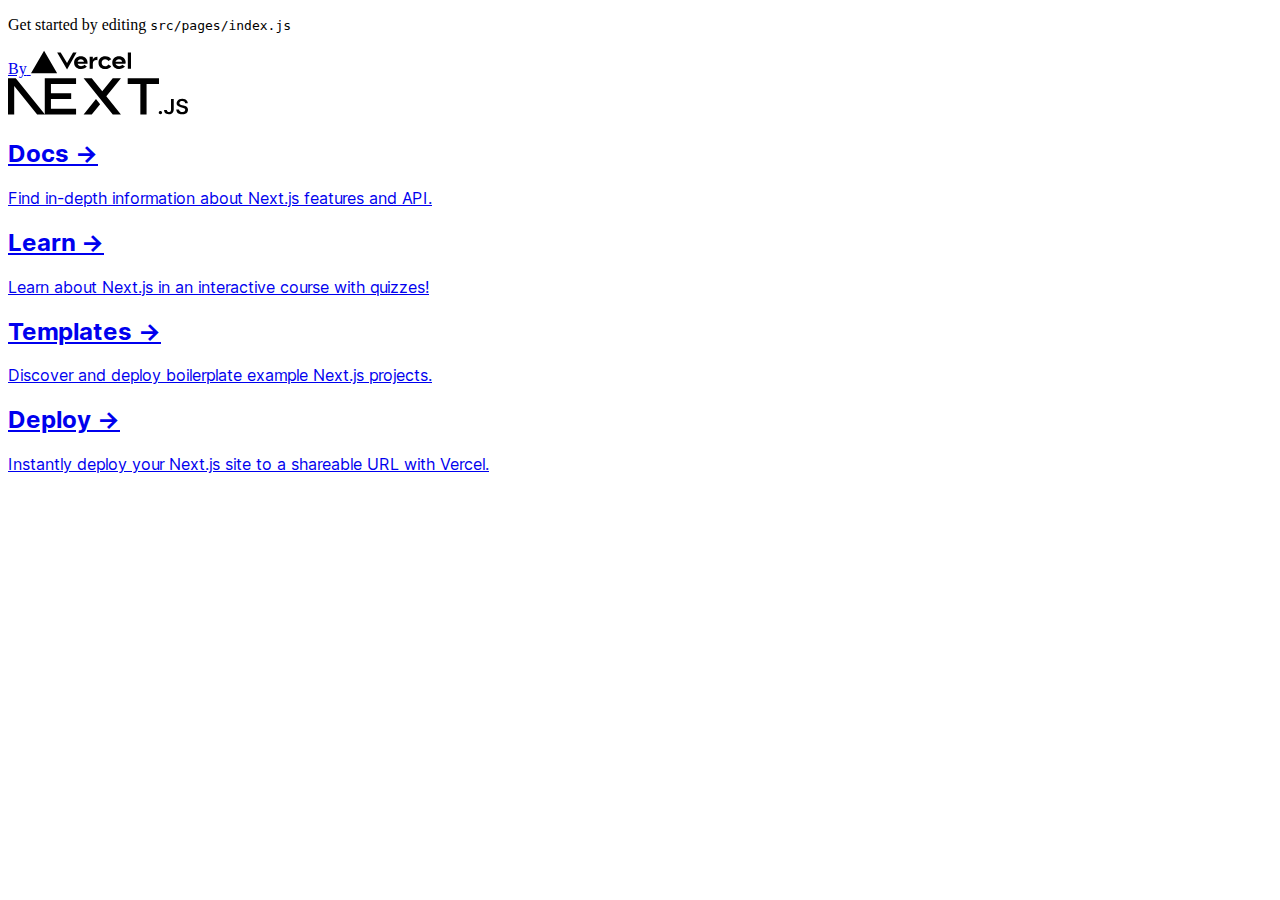
<file: index.old.html>
<!DOCTYPE html><html><head><meta charSet="utf-8"/><meta name="viewport" content="width=device-width"/><link rel="preload" as="image" href="/vercel.svg" fetchpriority="high"/><link rel="preload" as="image" href="/next.svg" fetchpriority="high"/><meta name="next-head-count" content="4"/><link rel="preload" href="/_next/static/media/2aaf0723e720e8b9-s.p.woff2" as="font" type="font/woff2" crossorigin="anonymous" data-next-font="size-adjust"/><link rel="preload" href="/_next/static/css/495c255344c060a8.css" as="style"/><link rel="stylesheet" href="/_next/static/css/495c255344c060a8.css" data-n-p=""/><noscript data-n-css=""></noscript><script defer="" nomodule="" src="/_next/static/chunks/polyfills-c67a75d1b6f99dc8.js"></script><script src="/_next/static/chunks/webpack-be9f2f5e7027047f.js" defer=""></script><script src="/_next/static/chunks/main-a5618dbe3f690e25.js" defer=""></script><script src="/_next/static/chunks/pages/_app-c544d6df833bfd4a.js" defer=""></script><script src="/_next/static/chunks/pages/index.old-1d70da42782c2fd4.js" defer=""></script><script src="/_next/static/GjdYwqFIyUYCFONszDEBj/_buildManifest.js" defer=""></script><script src="/_next/static/GjdYwqFIyUYCFONszDEBj/_ssgManifest.js" defer=""></script></head><body><div id="__next"><main class="flex min-h-screen flex-col items-center justify-between p-24"><div class="z-10 w-full max-w-5xl items-center justify-between font-mono text-sm lg:flex"><p class="fixed left-0 top-0 flex w-full justify-center border-b border-gray-300 bg-gradient-to-b from-zinc-200 pb-6 pt-8 backdrop-blur-2xl dark:border-neutral-800 dark:bg-zinc-800/30 dark:from-inherit lg:static lg:w-auto  lg:rounded-xl lg:border lg:bg-gray-200 lg:p-4 lg:dark:bg-zinc-800/30">Get started by editing <code class="font-mono font-bold">src/pages/index.js</code></p><div class="fixed bottom-0 left-0 flex h-48 w-full items-end justify-center bg-gradient-to-t from-white via-white dark:from-black dark:via-black lg:static lg:h-auto lg:w-auto lg:bg-none"><a class="pointer-events-none flex place-items-center gap-2 p-8 lg:pointer-events-auto lg:p-0" href="https://vercel.com?utm_source=create-next-app&amp;utm_medium=default-template-tw&amp;utm_campaign=create-next-app" target="_blank" rel="noopener noreferrer">By<!-- --> <img alt="Vercel Logo" fetchpriority="high" width="100" height="24" decoding="async" data-nimg="1" class="dark:invert" style="color:transparent" src="/vercel.svg"/></a></div></div><div class="relative flex place-items-center before:absolute before:h-[300px] before:w-[480px] before:-translate-x-1/2 before:rounded-full before:bg-gradient-radial before:from-white before:to-transparent before:blur-2xl before:content-[&#x27;&#x27;] after:absolute after:-z-20 after:h-[180px] after:w-[240px] after:translate-x-1/3 after:bg-gradient-conic after:from-sky-200 after:via-blue-200 after:blur-2xl after:content-[&#x27;&#x27;] before:dark:bg-gradient-to-br before:dark:from-transparent before:dark:to-blue-700/10 after:dark:from-sky-900 after:dark:via-[#0141ff]/40 before:lg:h-[360px]"><img alt="Next.js Logo" fetchpriority="high" width="180" height="37" decoding="async" data-nimg="1" class="relative dark:drop-shadow-[0_0_0.3rem_#ffffff70] dark:invert" style="color:transparent" src="/next.svg"/></div><div class="mb-32 grid text-center lg:mb-0 lg:grid-cols-4 lg:text-left"><a href="https://nextjs.org/docs?utm_source=create-next-app&amp;utm_medium=default-template-tw&amp;utm_campaign=create-next-app" class="group rounded-lg border border-transparent px-5 py-4 transition-colors hover:border-gray-300 hover:bg-gray-100 hover:dark:border-neutral-700 hover:dark:bg-neutral-800/30" target="_blank" rel="noopener noreferrer"><h2 class="__className_0ec1f4 mb-3 text-2xl font-semibold">Docs<!-- --> <span class="inline-block transition-transform group-hover:translate-x-1 motion-reduce:transform-none">-&gt;</span></h2><p class="__className_0ec1f4 m-0 max-w-[30ch] text-sm opacity-50">Find in-depth information about Next.js features and API.</p></a><a href="https://nextjs.org/learn?utm_source=create-next-app&amp;utm_medium=default-template-tw&amp;utm_campaign=create-next-app" class="group rounded-lg border border-transparent px-5 py-4 transition-colors hover:border-gray-300 hover:bg-gray-100 hover:dark:border-neutral-700 hover:dark:bg-neutral-800/30" target="_blank" rel="noopener noreferrer"><h2 class="__className_0ec1f4 mb-3 text-2xl font-semibold">Learn<!-- --> <span class="inline-block transition-transform group-hover:translate-x-1 motion-reduce:transform-none">-&gt;</span></h2><p class="__className_0ec1f4 m-0 max-w-[30ch] text-sm opacity-50">Learn about Next.js in an interactive course with quizzes!</p></a><a href="https://vercel.com/templates?framework=next.js&amp;utm_source=create-next-app&amp;utm_medium=default-template-tw&amp;utm_campaign=create-next-app" class="group rounded-lg border border-transparent px-5 py-4 transition-colors hover:border-gray-300 hover:bg-gray-100 hover:dark:border-neutral-700 hover:dark:bg-neutral-800/30" target="_blank" rel="noopener noreferrer"><h2 class="__className_0ec1f4 mb-3 text-2xl font-semibold">Templates<!-- --> <span class="inline-block transition-transform group-hover:translate-x-1 motion-reduce:transform-none">-&gt;</span></h2><p class="__className_0ec1f4 m-0 max-w-[30ch] text-sm opacity-50">Discover and deploy boilerplate example Next.js projects.</p></a><a href="https://vercel.com/new?utm_source=create-next-app&amp;utm_medium=default-template-tw&amp;utm_campaign=create-next-app" class="group rounded-lg border border-transparent px-5 py-4 transition-colors hover:border-gray-300 hover:bg-gray-100 hover:dark:border-neutral-700 hover:dark:bg-neutral-800/30" target="_blank" rel="noopener noreferrer"><h2 class="__className_0ec1f4 mb-3 text-2xl font-semibold">Deploy<!-- --> <span class="inline-block transition-transform group-hover:translate-x-1 motion-reduce:transform-none">-&gt;</span></h2><p class="__className_0ec1f4 m-0 max-w-[30ch] text-sm opacity-50">Instantly deploy your Next.js site to a shareable URL with Vercel.</p></a></div></main></div><script id="__NEXT_DATA__" type="application/json">{"props":{"pageProps":{}},"page":"/index.old","query":{},"buildId":"GjdYwqFIyUYCFONszDEBj","nextExport":true,"autoExport":true,"isFallback":false,"scriptLoader":[]}</script></body></html>
</file>
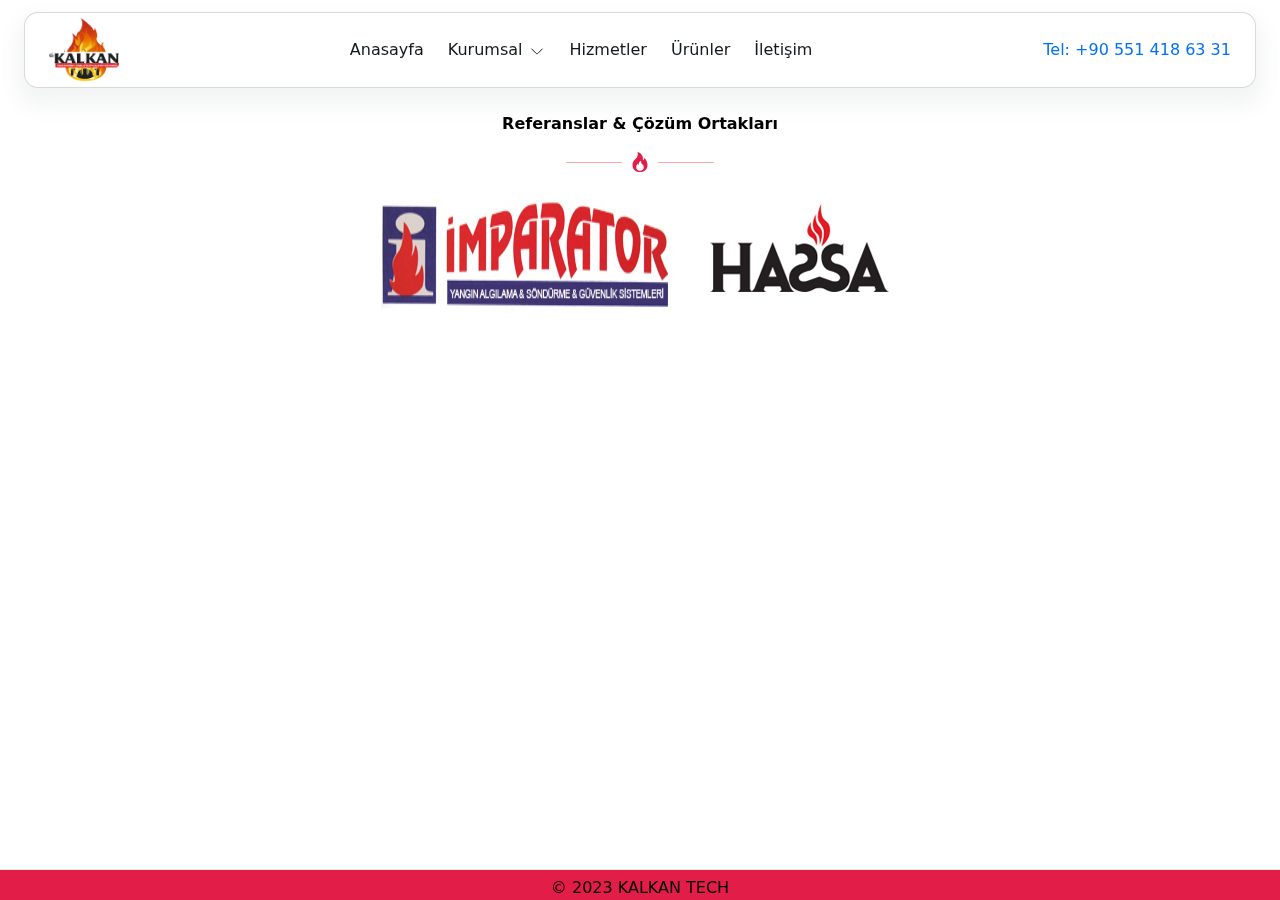
<file: referanslar.html>
<!DOCTYPE html><html lang="en"><head><meta charSet="utf-8"/><link rel="stylesheet" href="/_next/static/css/6d374c169bc2a532.css" data-precedence="next"/><meta name="next-size-adjust"/><meta name="viewport" content="width=device-width, initial-scale=1"/><script src="/_next/static/chunks/polyfills-c67a75d1b6f99dc8.js" noModule=""></script></head><body class="px-0 py-0 relative min-h-screen"><nav class="nextui-c-hhqfap nextui-c-hhqfap-kNpEwX-variant-floating nextui-c-hhqfap-beFEYN-maxWidth-lg nextui-c-hhqfap-hemDFs-isBordered-true nextui-c-hhqfap-kAwfsS-disableShadow-false nextui-c-hhqfap-gqZKcP-disableBlur-false nextui-c-hhqfap-hGzNXD-cv nextui-c-hhqfap-juUqGF-cv nextui-c-hhqfap-iivyVPD-css nextui-navbar fixed"><div class="nextui-c-egxOLa nextui-navbar-container"><button class="nextui-c-fBJhTY nextui-c-PJLV nextui-c-gulvcB nextui-c-PJLV-kuPOmo-showIn-xs nextui-navbar-toggle" type="button" aria-pressed="false"><div aria-hidden="true" class="nextui-c-gpbAMl nextui-navbar-toggle-icon" tabindex="-1"><span class="line top"></span><span class="line bottom"></span></div></button><a class="nextui-c-kzikkm nextui-c-gulvcB nextui-c-kzikkm-hfnKRU-color-default nextui-c-kzikkm-isWIbj-animated-true nextui-c-kzikkm-idoMxUs-css nextui-link" href="/"><span class="nextui-c-fyNvBR nextui-c-PJLV nextui-navbar-brand"><img alt="Fire Fighter" loading="lazy" width="70" height="70" decoding="async" data-nimg="1" style="color:transparent" src="/_next/static/media/logo.364875ff.png"/></span></a><ul class="nextui-c-jklhtj nextui-c-dGYPDG nextui-c-PJLV nextui-c-dGYPDG-hHixqa-enableCursorHighlight-true nextui-c-PJLV-ghzjVU-hideIn-xs nextui-c-jklhtj-ijFvnTw-css nextui-navbar-content" style="--nextui--transitionDuration:0ms;--nextui--opacity:0;--nextui--width:0px;--nextui--left:calc(var(--nextui--navbarContentItemHorizontalPadding) * 0.5 * -1)"><li class="nextui-c-kOXsPe nextui-c-dAPDu nextui-c-dAPDu-fkgFY-color-error nextui-c-kOXsPe-iPJLV-css nextui-navbar-cursor-highlight"></li><li class="nextui-c-kOXsPe nextui-c-yrlUe nextui-c-PJLV nextui-c-yrlUe-fkgFY-activeColor-error nextui-c-yrlUe-cNBkRG-variant-underline nextui-c-yrlUe-hYJzFf-underlineHeight-normal nextui-c-kOXsPe-ifzFbZK-css nextui-navbar-item" id="react-aria9371019165-26"><a class="nextui-c-kzikkm nextui-c-gulvcB nextui-c-kzikkm-hfnKRU-color-default nextui-c-kzikkm-isWIbj-animated-true nextui-c-kzikkm-iejNGLI-css nextui-link nextui-navbar-link" id="react-aria9371019165-26" href="/">Anasayfa</a></li><li class="nextui-c-kOXsPe nextui-c-yrlUe nextui-c-PJLV nextui-c-yrlUe-fkgFY-activeColor-error nextui-c-yrlUe-cdrGrt-isActive-true nextui-c-yrlUe-cNBkRG-variant-underline nextui-c-yrlUe-hYJzFf-underlineHeight-normal nextui-c-yrlUe-beNNlp-cv nextui-c-kOXsPe-ikPzmPl-css nextui-navbar-item" id="react-aria9371019165-27"><button class="nextui-c-iWjDFM nextui-c-gulvcB nextui-c-iWjDFM-hkKLfu-color-default nextui-c-iWjDFM-gkIlwi-size-md nextui-c-iWjDFM-cwXrJp-borderWeight-normal nextui-c-iWjDFM-lhjIIJ-light-true nextui-c-iWjDFM-exaRme-auto-true nextui-c-iWjDFM-gglxka-cv nextui-c-iWjDFM-dvpxFC-cv nextui-c-iWjDFM-ifUdHdz-css nextui-button nextui-button--ready nextui-dropdown-button" data-state="ready" type="button" id="react-aria5680114844-11" aria-haspopup="true" aria-expanded="false"><span class="nextui-c-bDGMeb nextui-c-bDGMeb-jzMUFa-isAuto-true nextui-c-bDGMeb-jeNDWm-isRight-true nextui-c-bDGMeb-gLOJOp-cv nextui-c-bDGMeb-iefzdUn-css nextui-button-icon nextui-button-icon-right"><svg fill="none" height="16" viewBox="0 0 24 24" width="16" xmlns="http://www.w3.org/2000/svg"><path d="m19.92 8.95-6.52 6.52c-.77.77-2.03.77-2.8 0L4.08 8.95" stroke="currentColor" stroke-linecap="round" stroke-linejoin="round" stroke-miterlimit="10" stroke-width="1.5"></path></svg></span><div class="nextui-button-text nextui-button-text-right">Kurumsal</div></button></li><li class="nextui-c-kOXsPe nextui-c-yrlUe nextui-c-PJLV nextui-c-yrlUe-fkgFY-activeColor-error nextui-c-yrlUe-cNBkRG-variant-underline nextui-c-yrlUe-hYJzFf-underlineHeight-normal nextui-c-kOXsPe-ifzFbZK-css nextui-navbar-item" id="react-aria9371019165-28"><a class="nextui-c-kzikkm nextui-c-gulvcB nextui-c-kzikkm-hfnKRU-color-default nextui-c-kzikkm-isWIbj-animated-true nextui-c-kzikkm-iejNGLI-css nextui-link nextui-navbar-link" id="react-aria9371019165-28" href="/hizmetler">Hizmetler</a></li><li class="nextui-c-kOXsPe nextui-c-yrlUe nextui-c-PJLV nextui-c-yrlUe-fkgFY-activeColor-error nextui-c-yrlUe-cNBkRG-variant-underline nextui-c-yrlUe-hYJzFf-underlineHeight-normal nextui-c-kOXsPe-ifzFbZK-css nextui-navbar-item" id="react-aria9371019165-29"><a class="nextui-c-kzikkm nextui-c-gulvcB nextui-c-kzikkm-hfnKRU-color-default nextui-c-kzikkm-isWIbj-animated-true nextui-c-kzikkm-iejNGLI-css nextui-link nextui-navbar-link" id="react-aria9371019165-29" href="/urunler">Ürünler</a></li><li class="nextui-c-kOXsPe nextui-c-yrlUe nextui-c-PJLV nextui-c-yrlUe-fkgFY-activeColor-error nextui-c-yrlUe-cNBkRG-variant-underline nextui-c-yrlUe-hYJzFf-underlineHeight-normal nextui-c-kOXsPe-ifzFbZK-css nextui-navbar-item" id="react-aria9371019165-30"><a class="nextui-c-kzikkm nextui-c-gulvcB nextui-c-kzikkm-hfnKRU-color-default nextui-c-kzikkm-isWIbj-animated-true nextui-c-kzikkm-iejNGLI-css nextui-link nextui-navbar-link" id="react-aria9371019165-30" href="/iletisim">İletişim</a></li></ul><ul class="nextui-c-jklhtj nextui-c-dGYPDG nextui-c-PJLV nextui-c-jklhtj-ijFvnTw-css nextui-navbar-content" style="--nextui--transitionDuration:0ms;--nextui--opacity:0;--nextui--width:0px;--nextui--left:calc(var(--nextui--navbarContentItemHorizontalPadding) * 0.5 * -1)"><a class="nextui-c-kzikkm nextui-c-gulvcB nextui-c-kzikkm-hfnKRU-color-default nextui-c-kzikkm-isWIbj-animated-true nextui-c-kzikkm-idoMxUs-css nextui-link" href="tel:5514186331">Tel: +90 551 418 63 31</a></ul></div><div class="nextui-c-iTPCAT nextui-c-PJLV nextui-c-iTPCAT-VujqA-disableBlur-false nextui-c-iTPCAT-iPJLV-css nextui-navbar-collapse"><ul class="nextui-c-jklhtj nextui-c-ewlcFW nextui-navbar-collapse-wrapper"><li class="nextui-c-kOXsPe nextui-c-ektsXM nextui-c-ektsXM-gHENSC-activeColor-secondary nextui-c-kOXsPe-ihUhvzV-css nextui-navbar-collapse-item" style="--nextui--collapseItemOpacity:0;--nextui--collapseItemTransform:matrix(0.97, 0, 0, 1, 0, 20);--netxui--collapseItemTransition:none"><a class="nextui-c-kzikkm nextui-c-gulvcB nextui-c-kzikkm-gwVlaX-color-inherit nextui-c-kzikkm-isWIbj-animated-true nextui-c-kzikkm-ihnDbNT-css nextui-link" href="/hizmetler">Hizmetler</a></li><li class="nextui-c-kOXsPe nextui-c-ektsXM nextui-c-ektsXM-gHENSC-activeColor-secondary nextui-c-kOXsPe-ihUhvzV-css nextui-navbar-collapse-item" style="--nextui--collapseItemOpacity:0;--nextui--collapseItemTransform:matrix(0.97, 0, 0, 1, 0, 20);--netxui--collapseItemTransition:none"><a class="nextui-c-kzikkm nextui-c-gulvcB nextui-c-kzikkm-gwVlaX-color-inherit nextui-c-kzikkm-isWIbj-animated-true nextui-c-kzikkm-ihnDbNT-css nextui-link" href="/urunler">Urunler</a></li><li class="nextui-c-kOXsPe nextui-c-ektsXM nextui-c-ektsXM-gHENSC-activeColor-secondary nextui-c-ektsXM-jfesFY-isActive-true nextui-c-kOXsPe-idRLTtd-css nextui-navbar-collapse-item" style="--nextui--collapseItemOpacity:0;--nextui--collapseItemTransform:matrix(0.97, 0, 0, 1, 0, 20);--netxui--collapseItemTransition:none"><a class="nextui-c-kzikkm nextui-c-gulvcB nextui-c-kzikkm-gwVlaX-color-inherit nextui-c-kzikkm-isWIbj-animated-true nextui-c-kzikkm-ihnDbNT-css nextui-link" href="/iletisim">Iletisim</a></li></ul></div></nav><main class="flex flex-col flex-grow gap-4 justify-between items-center max-w-3xl mx-auto p-8 md:p-28"><div class="flex"><h2 class="font-bold">Referanslar &amp; Çözüm Ortakları</h2></div><div class="flex items-center space-x-2"><div class="w-14 h-px bg-rose-300"></div><svg stroke="currentColor" fill="currentColor" stroke-width="0" viewBox="0 0 16 16" class="text-rose-600 text-xl mr-2" height="1em" width="1em" xmlns="http://www.w3.org/2000/svg"><path d="M8 16c3.314 0 6-2 6-5.5 0-1.5-.5-4-2.5-6 .25 1.5-1.25 2-1.25 2C11 4 9 .5 6 0c.357 2 .5 4-2 6-1.25 1-2 2.729-2 4.5C2 14 4.686 16 8 16Zm0-1c-1.657 0-3-1-3-2.75 0-.75.25-2 1.25-3C6.125 10 7 10.5 7 10.5c-.375-1.25.5-3.25 2-3.5-.179 1-.25 2 1 3 .625.5 1 1.364 1 2.25C11 14 9.657 15 8 15Z"></path></svg><div class="w-14 h-px bg-rose-300"></div></div><div class="flex flex-row"><img alt="imparator" loading="lazy" width="306" height="87" decoding="async" data-nimg="1" style="color:transparent" src="/_next/static/media/imparator.0ad6f6fe.jpg"/><img alt="hassa" loading="lazy" width="251" height="126" decoding="async" data-nimg="1" style="color:transparent" src="/_next/static/media/hassa.1ca44fd4.jpg"/></div></main><footer class="flex flex-col items-center justify-center absolute bottom-0 w-full border-t bg-rose-600"><p class="pt-1.5">© 2023 KALKAN TECH</p></footer><script src="/_next/static/chunks/webpack-be9f2f5e7027047f.js" async=""></script><script src="/_next/static/chunks/2443530c-22e166c2d9f8acd4.js" async=""></script><script src="/_next/static/chunks/139-4f3b0f09c5fda66e.js" async=""></script><script src="/_next/static/chunks/main-app-8b38a284340c41c3.js" async=""></script></body></html><script>(self.__next_f=self.__next_f||[]).push([0])</script><script>self.__next_f.push([1,"1:HL[\"/_next/static/css/6d374c169bc2a532.css\",{\"as\":\"style\"}]\n0:\"$L2\"\n"])</script><script>self.__next_f.push([1,"3:I{\"id\":\"7858\",\"chunks\":[\"272:static/chunks/webpack-be9f2f5e7027047f.js\",\"667:static/chunks/2443530c-22e166c2d9f8acd4.js\",\"139:static/chunks/139-4f3b0f09c5fda66e.js\"],\"name\":\"\",\"async\":false}\n5:I{\"id\":\"3055\",\"chunks\":[\"272:static/chunks/webpack-be9f2f5e7027047f.js\",\"667:static/chunks/2443530c-22e166c2d9f8acd4.js\",\"139:static/chunks/139-4f3b0f09c5fda66e.js\"],\"name\":\"\",\"async\":false}\n6:I{\"id\":\"374\",\"chunks\":[\"11:static/chunks/11-8262916b2bff4b44.js\",\"655:static/chunks/655-f9647d4bcdc79f2c.js\",\"466:static/chu"])</script><script>self.__next_f.push([1,"nks/466-d1cae0c20b99e50c.js\",\"644:static/chunks/644-e8019649bad70005.js\",\"320:static/chunks/320-7a54eae98844cfbb.js\",\"185:static/chunks/app/layout-93ac629c29a93fdd.js\"],\"name\":\"StoreProvider\",\"async\":false}\n7:I{\"id\":\"6669\",\"chunks\":[\"11:static/chunks/11-8262916b2bff4b44.js\",\"655:static/chunks/655-f9647d4bcdc79f2c.js\",\"466:static/chunks/466-d1cae0c20b99e50c.js\",\"644:static/chunks/644-e8019649bad70005.js\",\"320:static/chunks/320-7a54eae98844cfbb.js\",\"185:static/chunks/app/layout-93ac629c29a93fdd.js\"],\"name\":\"\""])</script><script>self.__next_f.push([1,",\"async\":false}\n8:I{\"id\":\"9544\",\"chunks\":[\"272:static/chunks/webpack-be9f2f5e7027047f.js\",\"667:static/chunks/2443530c-22e166c2d9f8acd4.js\",\"139:static/chunks/139-4f3b0f09c5fda66e.js\"],\"name\":\"\",\"async\":false}\n9:I{\"id\":\"99\",\"chunks\":[\"272:static/chunks/webpack-be9f2f5e7027047f.js\",\"667:static/chunks/2443530c-22e166c2d9f8acd4.js\",\"139:static/chunks/139-4f3b0f09c5fda66e.js\"],\"name\":\"\",\"async\":false}\na:I{\"id\":\"2011\",\"chunks\":[\"11:static/chunks/11-8262916b2bff4b44.js\",\"414:static/chunks/414-a6aac1d60649168e.js\","])</script><script>self.__next_f.push([1,"\"655:static/chunks/655-f9647d4bcdc79f2c.js\",\"104:static/chunks/104-fc5343736b26bd1c.js\",\"382:static/chunks/app/urunler/[slug]/page-55598d2cd980e41c.js\"],\"name\":\"\",\"async\":false}\n"])</script><script>self.__next_f.push([1,"2:[[[\"$\",\"link\",\"0\",{\"rel\":\"stylesheet\",\"href\":\"/_next/static/css/6d374c169bc2a532.css\",\"precedence\":\"next\"}]],[\"$\",\"$L3\",null,{\"assetPrefix\":\"\",\"initialCanonicalUrl\":\"/referanslar\",\"initialTree\":[\"\",{\"children\":[\"referanslar\",{\"children\":[\"__PAGE__\",{}]}]},\"$undefined\",\"$undefined\",true],\"initialHead\":[\"$L4\",[\"$\",\"meta\",null,{\"name\":\"next-size-adjust\"}]],\"globalErrorComponent\":\"$5\",\"notFound\":[\"$\",\"html\",null,{\"lang\":\"en\",\"children\":[[\"$\",\"head\",null,{}],[\"$\",\"body\",null,{\"className\":\"px-0 py-0 relative min-h-screen\",\"children\":[\"$\",\"$L6\",null,{\"children\":[[\"$\",\"$L7\",null,{}],[\"$undefined\",[[\"$\",\"title\",null,{\"children\":\"404: This page could not be found.\"}],[\"$\",\"div\",null,{\"style\":{\"fontFamily\":\"system-ui,\\\"Segoe UI\\\",Roboto,Helvetica,Arial,sans-serif,\\\"Apple Color Emoji\\\",\\\"Segoe UI Emoji\\\"\",\"height\":\"100vh\",\"textAlign\":\"center\",\"display\":\"flex\",\"flexDirection\":\"column\",\"alignItems\":\"center\",\"justifyContent\":\"center\"},\"children\":[\"$\",\"div\",null,{\"children\":[[\"$\",\"style\",null,{\"dangerouslySetInnerHTML\":{\"__html\":\"body{color:#000;background:#fff;margin:0}.next-error-h1{border-right:1px solid rgba(0,0,0,.3)}@media (prefers-color-scheme:dark){body{color:#fff;background:#000}.next-error-h1{border-right:1px solid rgba(255,255,255,.3)}}\"}}],[\"$\",\"h1\",null,{\"className\":\"next-error-h1\",\"style\":{\"display\":\"inline-block\",\"margin\":\"0 20px 0 0\",\"padding\":\"0 23px 0 0\",\"fontSize\":24,\"fontWeight\":500,\"verticalAlign\":\"top\",\"lineHeight\":\"49px\"},\"children\":\"404\"}],[\"$\",\"div\",null,{\"style\":{\"display\":\"inline-block\"},\"children\":[\"$\",\"h2\",null,{\"style\":{\"fontSize\":14,\"fontWeight\":400,\"lineHeight\":\"49px\",\"margin\":0},\"children\":\"This page could not be found.\"}]}]]}]}]]],[\"$\",\"footer\",null,{\"className\":\"flex flex-col items-center justify-center absolute bottom-0 w-full border-t bg-rose-600\",\"children\":[\"$\",\"p\",null,{\"className\":\"pt-1.5\",\"children\":\"© 2023 KALKAN TECH\"}]}]]}]}]]}],\"asNotFound\":false,\"children\":[[\"$\",\"html\",null,{\"lang\":\"en\",\"children\":[[\"$\",\"head\",null,{}],[\"$\",\"body\",null,{\"className\":\"px-0 py-0 relative min-h-screen\",\"children\":[\"$\",\"$L6\",null,{\"children\":[[\"$\",\"$L7\",null,{}],[\"$\",\"$L8\",null,{\"parallelRouterKey\":\"children\",\"segmentPath\":[\"children\"],\"error\":\"$undefined\",\"errorStyles\":\"$undefined\",\"loading\":\"$undefined\",\"loadingStyles\":\"$undefined\",\"hasLoading\":false,\"template\":[\"$\",\"$L9\",null,{}],\"templateStyles\":\"$undefined\",\"notFound\":\"$undefined\",\"notFoundStyles\":\"$undefined\",\"asNotFound\":false,\"childProp\":{\"current\":[\"$\",\"$L8\",null,{\"parallelRouterKey\":\"children\",\"segmentPath\":[\"children\",\"referanslar\",\"children\"],\"error\":\"$undefined\",\"errorStyles\":\"$undefined\",\"loading\":\"$undefined\",\"loadingStyles\":\"$undefined\",\"hasLoading\":false,\"template\":[\"$\",\"$L9\",null,{}],\"templateStyles\":\"$undefined\",\"notFound\":\"$undefined\",\"notFoundStyles\":\"$undefined\",\"asNotFound\":false,\"childProp\":{\"current\":[[\"$\",\"main\",null,{\"className\":\"flex flex-col flex-grow gap-4 justify-between items-center max-w-3xl mx-auto p-8 md:p-28\",\"children\":[[\"$\",\"div\",null,{\"className\":\"flex\",\"children\":[\"$\",\"h2\",null,{\"className\":\"font-bold\",\"children\":\"Referanslar \u0026 Çözüm Ortakları\"}]}],[\"$\",\"div\",null,{\"className\":\"flex items-center space-x-2\",\"children\":[[\"$\",\"div\",null,{\"className\":\"w-14 h-px bg-rose-300\"}],[\"$\",\"svg\",null,{\"stroke\":\"currentColor\",\"fill\":\"currentColor\",\"strokeWidth\":\"0\",\"viewBox\":\"0 0 16 16\",\"className\":\"text-rose-600 text-xl mr-2\",\"children\":[\"$undefined\",[[\"$\",\"path\",\"0\",{\"d\":\"M8 16c3.314 0 6-2 6-5.5 0-1.5-.5-4-2.5-6 .25 1.5-1.25 2-1.25 2C11 4 9 .5 6 0c.357 2 .5 4-2 6-1.25 1-2 2.729-2 4.5C2 14 4.686 16 8 16Zm0-1c-1.657 0-3-1-3-2.75 0-.75.25-2 1.25-3C6.125 10 7 10.5 7 10.5c-.375-1.25.5-3.25 2-3.5-.179 1-.25 2 1 3 .625.5 1 1.364 1 2.25C11 14 9.657 15 8 15Z\",\"children\":\"$undefined\"}]]],\"style\":{\"color\":\"$undefined\"},\"height\":\"1em\",\"width\":\"1em\",\"xmlns\":\"http://www.w3.org/2000/svg\"}],[\"$\",\"div\",null,{\"className\":\"w-14 h-px bg-rose-300\"}]]}],[\"$\",\"div\",null,{\"className\":\"flex flex-row\",\"children\":[[\"$\",\"$La\",null,{\"src\":{\"src\":\"/_next/static/media/imparator.0ad6f6fe.jpg\",\"height\":87,\"width\":306,\"blurDataURL\":\"[data-uri]\",\"blurWidth\":8,\"blurHeight\":2},\"alt\":\"imparator\"}],[\"$\",\"$La\",null,{\"src\":{\"src\":\"/_next/static/media/hassa.1ca44fd4.jpg\",\"height\":126,\"width\":251,\"blurDataURL\":\"[data-uri]\",\"blurWidth\":8,\"blurHeight\":4},\"alt\":\"hassa\"}]]}]]}],null],\"segment\":\"__PAGE__\"},\"styles\":[]}],\"segment\":\"referanslar\"},\"styles\":[]}],[\"$\",\"footer\",null,{\"className\":\"flex flex-col items-center justify-center absolute bottom-0 w-full border-t bg-rose-600\",\"children\":[\"$\",\"p\",null,{\"className\":\"pt-1.5\",\"children\":\"© 2023 KALKAN TECH\"}]}]]}]}]]}],null]}]]\n"])</script><script>self.__next_f.push([1,"4:[[[\"$\",\"meta\",null,{\"charSet\":\"utf-8\"}],null,null,null,null,null,null,null,null,null,null,[\"$\",\"meta\",null,{\"name\":\"viewport\",\"content\":\"width=device-width, initial-scale=1\"}],null,null,null,null,null,null,null,null,null,null,[]],[null,null,null,null],null,null,[null,null,null,null,null],null,null,null,null,null]\n"])</script>
</file>
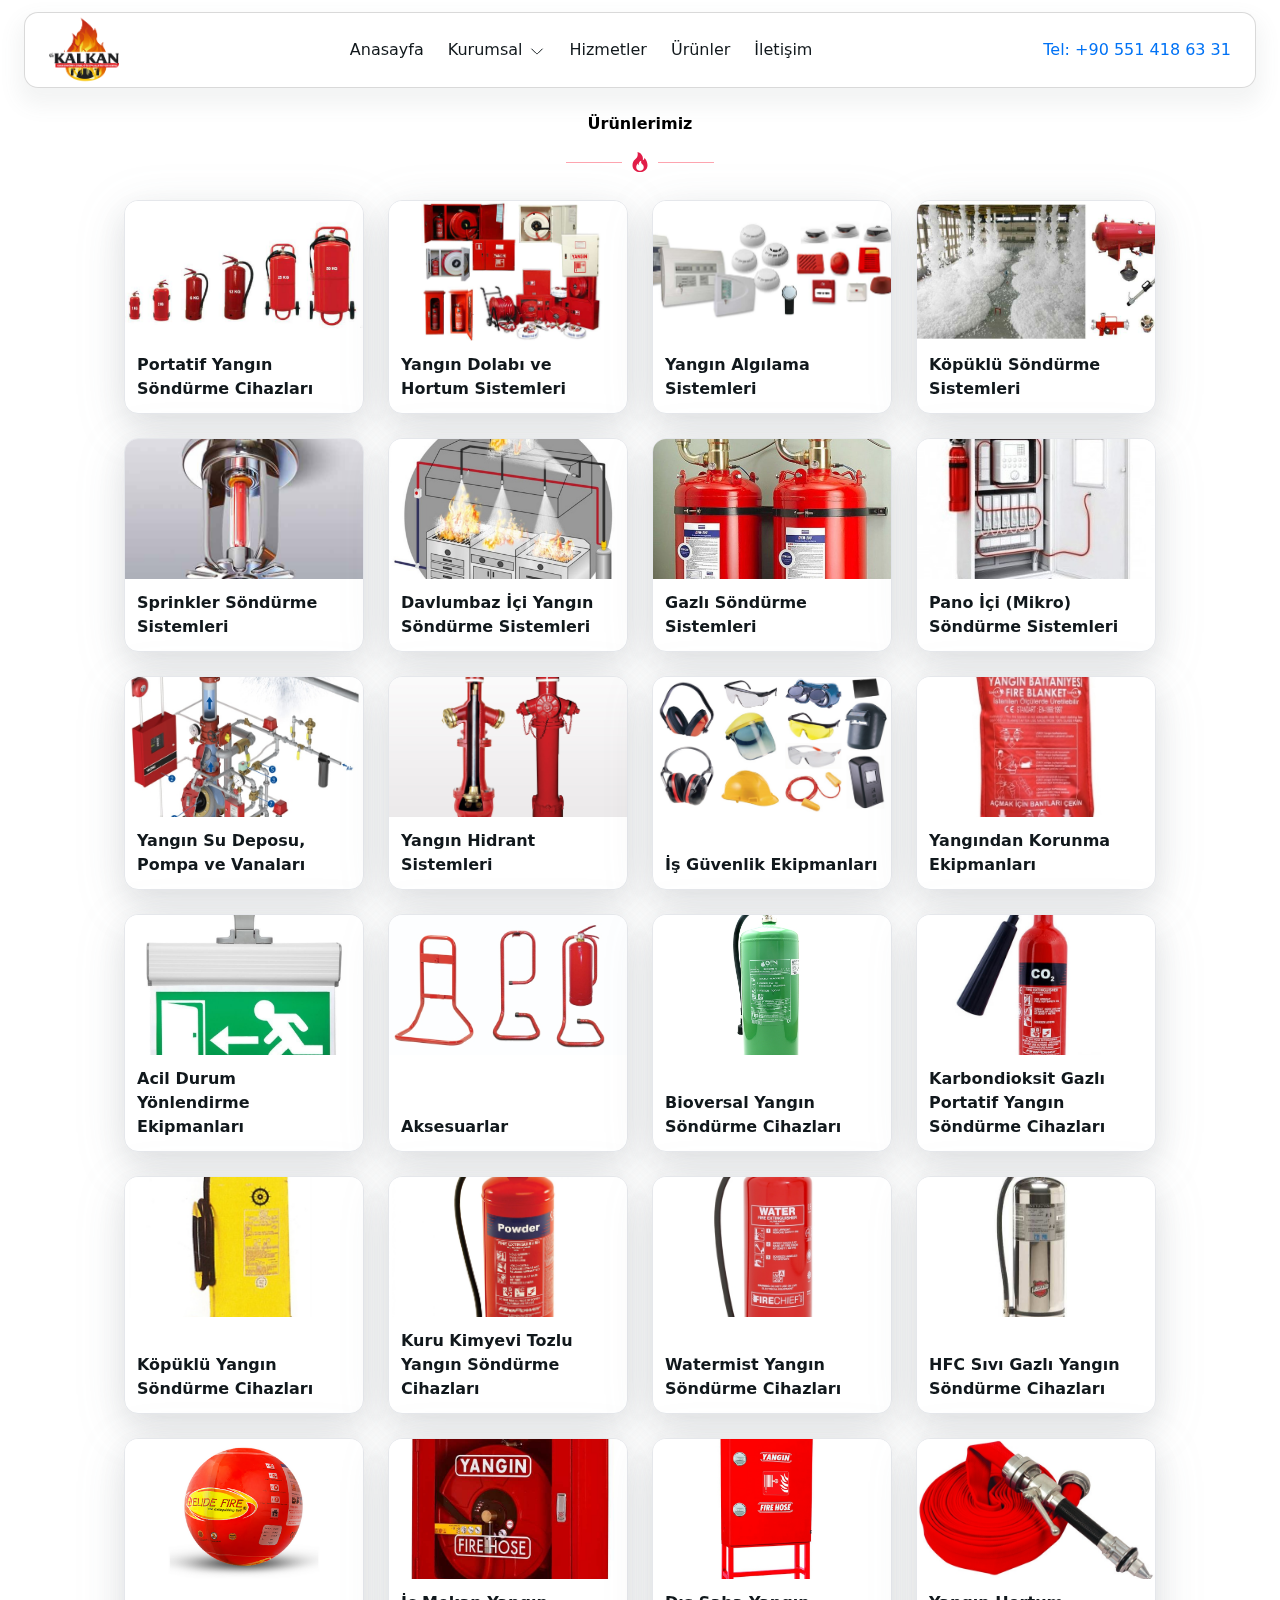
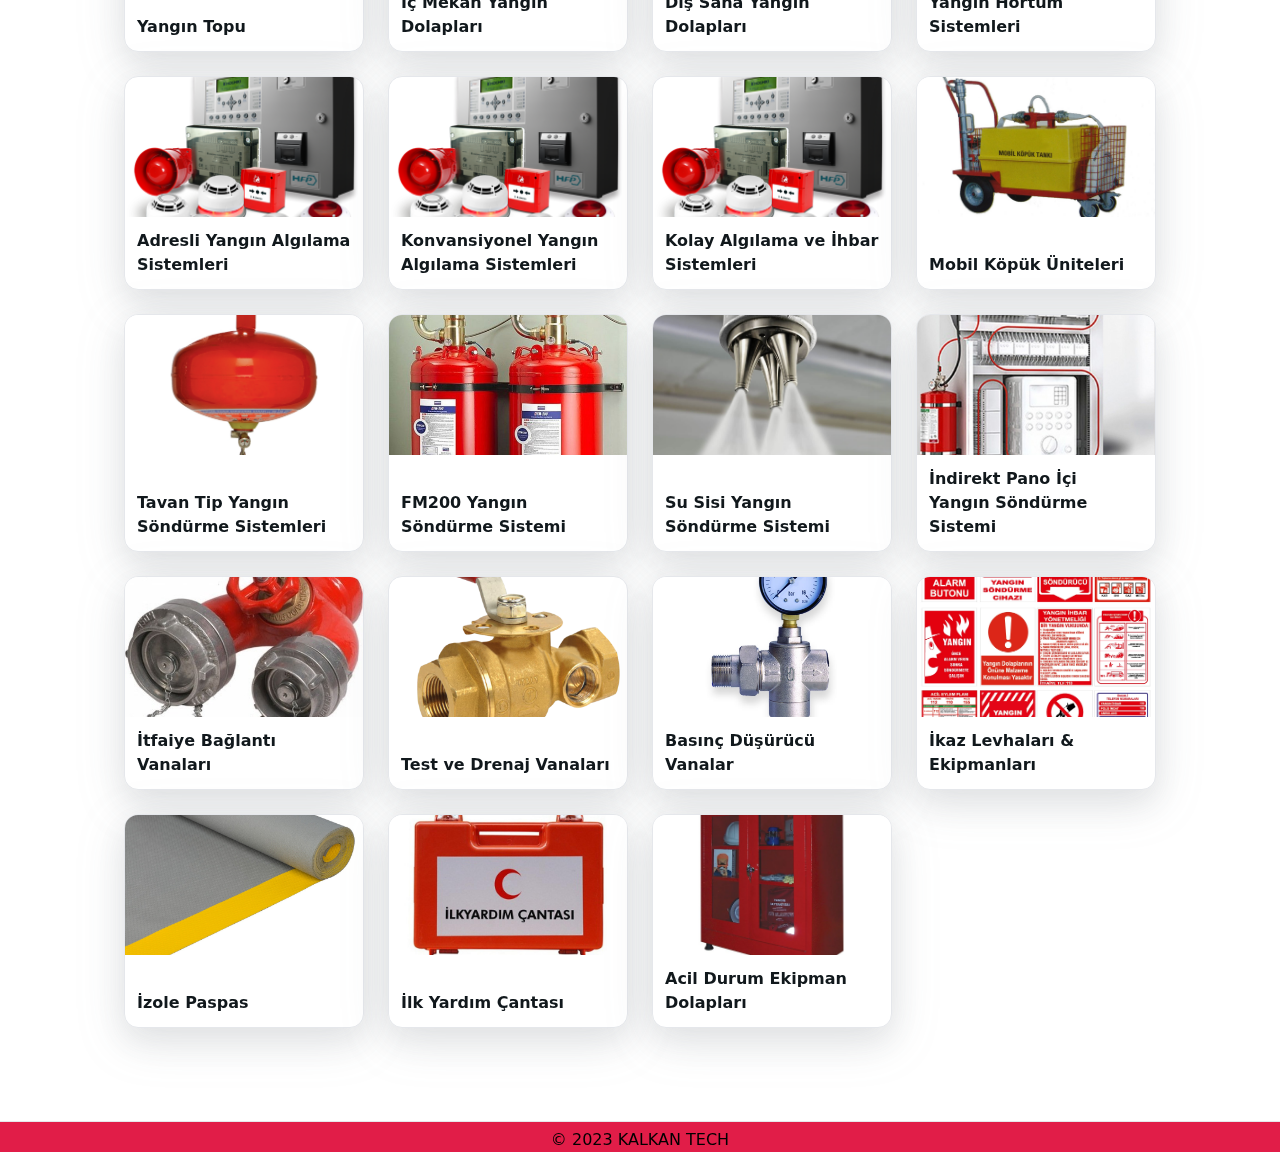
<file: urunler.html>
<!DOCTYPE html><html lang="en"><head><meta charSet="utf-8"/><link rel="stylesheet" href="/_next/static/css/6d374c169bc2a532.css" data-precedence="next"/><meta name="next-size-adjust"/><meta name="viewport" content="width=device-width, initial-scale=1"/><script src="/_next/static/chunks/polyfills-c67a75d1b6f99dc8.js" noModule=""></script></head><body class="px-0 py-0 relative min-h-screen"><nav class="nextui-c-hhqfap nextui-c-hhqfap-kNpEwX-variant-floating nextui-c-hhqfap-beFEYN-maxWidth-lg nextui-c-hhqfap-hemDFs-isBordered-true nextui-c-hhqfap-kAwfsS-disableShadow-false nextui-c-hhqfap-gqZKcP-disableBlur-false nextui-c-hhqfap-hGzNXD-cv nextui-c-hhqfap-juUqGF-cv nextui-c-hhqfap-iivyVPD-css nextui-navbar fixed"><div class="nextui-c-egxOLa nextui-navbar-container"><button class="nextui-c-fBJhTY nextui-c-PJLV nextui-c-gulvcB nextui-c-PJLV-kuPOmo-showIn-xs nextui-navbar-toggle" type="button" aria-pressed="false"><div aria-hidden="true" class="nextui-c-gpbAMl nextui-navbar-toggle-icon" tabindex="-1"><span class="line top"></span><span class="line bottom"></span></div></button><a class="nextui-c-kzikkm nextui-c-gulvcB nextui-c-kzikkm-hfnKRU-color-default nextui-c-kzikkm-isWIbj-animated-true nextui-c-kzikkm-idoMxUs-css nextui-link" href="/"><span class="nextui-c-fyNvBR nextui-c-PJLV nextui-navbar-brand"><img alt="Fire Fighter" loading="lazy" width="70" height="70" decoding="async" data-nimg="1" style="color:transparent" src="/_next/static/media/logo.364875ff.png"/></span></a><ul class="nextui-c-jklhtj nextui-c-dGYPDG nextui-c-PJLV nextui-c-dGYPDG-hHixqa-enableCursorHighlight-true nextui-c-PJLV-ghzjVU-hideIn-xs nextui-c-jklhtj-ijFvnTw-css nextui-navbar-content" style="--nextui--transitionDuration:0ms;--nextui--opacity:0;--nextui--width:0px;--nextui--left:calc(var(--nextui--navbarContentItemHorizontalPadding) * 0.5 * -1)"><li class="nextui-c-kOXsPe nextui-c-dAPDu nextui-c-dAPDu-fkgFY-color-error nextui-c-kOXsPe-iPJLV-css nextui-navbar-cursor-highlight"></li><li class="nextui-c-kOXsPe nextui-c-yrlUe nextui-c-PJLV nextui-c-yrlUe-fkgFY-activeColor-error nextui-c-yrlUe-cNBkRG-variant-underline nextui-c-yrlUe-hYJzFf-underlineHeight-normal nextui-c-kOXsPe-ifzFbZK-css nextui-navbar-item" id="react-aria9371019165-31"><a class="nextui-c-kzikkm nextui-c-gulvcB nextui-c-kzikkm-hfnKRU-color-default nextui-c-kzikkm-isWIbj-animated-true nextui-c-kzikkm-iejNGLI-css nextui-link nextui-navbar-link" id="react-aria9371019165-31" href="/">Anasayfa</a></li><li class="nextui-c-kOXsPe nextui-c-yrlUe nextui-c-PJLV nextui-c-yrlUe-fkgFY-activeColor-error nextui-c-yrlUe-cNBkRG-variant-underline nextui-c-yrlUe-hYJzFf-underlineHeight-normal nextui-c-kOXsPe-ifzFbZK-css nextui-navbar-item" id="react-aria9371019165-32"><button class="nextui-c-iWjDFM nextui-c-gulvcB nextui-c-iWjDFM-hkKLfu-color-default nextui-c-iWjDFM-gkIlwi-size-md nextui-c-iWjDFM-cwXrJp-borderWeight-normal nextui-c-iWjDFM-lhjIIJ-light-true nextui-c-iWjDFM-exaRme-auto-true nextui-c-iWjDFM-gglxka-cv nextui-c-iWjDFM-dvpxFC-cv nextui-c-iWjDFM-ifUdHdz-css nextui-button nextui-button--ready nextui-dropdown-button" data-state="ready" type="button" id="react-aria5680114844-13" aria-haspopup="true" aria-expanded="false"><span class="nextui-c-bDGMeb nextui-c-bDGMeb-jzMUFa-isAuto-true nextui-c-bDGMeb-jeNDWm-isRight-true nextui-c-bDGMeb-gLOJOp-cv nextui-c-bDGMeb-iefzdUn-css nextui-button-icon nextui-button-icon-right"><svg fill="none" height="16" viewBox="0 0 24 24" width="16" xmlns="http://www.w3.org/2000/svg"><path d="m19.92 8.95-6.52 6.52c-.77.77-2.03.77-2.8 0L4.08 8.95" stroke="currentColor" stroke-linecap="round" stroke-linejoin="round" stroke-miterlimit="10" stroke-width="1.5"></path></svg></span><div class="nextui-button-text nextui-button-text-right">Kurumsal</div></button></li><li class="nextui-c-kOXsPe nextui-c-yrlUe nextui-c-PJLV nextui-c-yrlUe-fkgFY-activeColor-error nextui-c-yrlUe-cNBkRG-variant-underline nextui-c-yrlUe-hYJzFf-underlineHeight-normal nextui-c-kOXsPe-ifzFbZK-css nextui-navbar-item" id="react-aria9371019165-33"><a class="nextui-c-kzikkm nextui-c-gulvcB nextui-c-kzikkm-hfnKRU-color-default nextui-c-kzikkm-isWIbj-animated-true nextui-c-kzikkm-iejNGLI-css nextui-link nextui-navbar-link" id="react-aria9371019165-33" href="/hizmetler">Hizmetler</a></li><li class="nextui-c-kOXsPe nextui-c-yrlUe nextui-c-PJLV nextui-c-yrlUe-fkgFY-activeColor-error nextui-c-yrlUe-cdrGrt-isActive-true nextui-c-yrlUe-cNBkRG-variant-underline nextui-c-yrlUe-hYJzFf-underlineHeight-normal nextui-c-yrlUe-beNNlp-cv nextui-c-kOXsPe-ikPzmPl-css nextui-navbar-item" id="react-aria9371019165-34"><a class="nextui-c-kzikkm nextui-c-gulvcB nextui-c-kzikkm-hfnKRU-color-default nextui-c-kzikkm-isWIbj-animated-true nextui-c-kzikkm-iejNGLI-css nextui-link nextui-navbar-link" id="react-aria9371019165-34" href="/urunler">Ürünler</a></li><li class="nextui-c-kOXsPe nextui-c-yrlUe nextui-c-PJLV nextui-c-yrlUe-fkgFY-activeColor-error nextui-c-yrlUe-cNBkRG-variant-underline nextui-c-yrlUe-hYJzFf-underlineHeight-normal nextui-c-kOXsPe-ifzFbZK-css nextui-navbar-item" id="react-aria9371019165-35"><a class="nextui-c-kzikkm nextui-c-gulvcB nextui-c-kzikkm-hfnKRU-color-default nextui-c-kzikkm-isWIbj-animated-true nextui-c-kzikkm-iejNGLI-css nextui-link nextui-navbar-link" id="react-aria9371019165-35" href="/iletisim">İletişim</a></li></ul><ul class="nextui-c-jklhtj nextui-c-dGYPDG nextui-c-PJLV nextui-c-jklhtj-ijFvnTw-css nextui-navbar-content" style="--nextui--transitionDuration:0ms;--nextui--opacity:0;--nextui--width:0px;--nextui--left:calc(var(--nextui--navbarContentItemHorizontalPadding) * 0.5 * -1)"><a class="nextui-c-kzikkm nextui-c-gulvcB nextui-c-kzikkm-hfnKRU-color-default nextui-c-kzikkm-isWIbj-animated-true nextui-c-kzikkm-idoMxUs-css nextui-link" href="tel:5514186331">Tel: +90 551 418 63 31</a></ul></div><div class="nextui-c-iTPCAT nextui-c-PJLV nextui-c-iTPCAT-VujqA-disableBlur-false nextui-c-iTPCAT-iPJLV-css nextui-navbar-collapse"><ul class="nextui-c-jklhtj nextui-c-ewlcFW nextui-navbar-collapse-wrapper"><li class="nextui-c-kOXsPe nextui-c-ektsXM nextui-c-ektsXM-gHENSC-activeColor-secondary nextui-c-kOXsPe-ihUhvzV-css nextui-navbar-collapse-item" style="--nextui--collapseItemOpacity:0;--nextui--collapseItemTransform:matrix(0.97, 0, 0, 1, 0, 20);--netxui--collapseItemTransition:none"><a class="nextui-c-kzikkm nextui-c-gulvcB nextui-c-kzikkm-gwVlaX-color-inherit nextui-c-kzikkm-isWIbj-animated-true nextui-c-kzikkm-ihnDbNT-css nextui-link" href="/hizmetler">Hizmetler</a></li><li class="nextui-c-kOXsPe nextui-c-ektsXM nextui-c-ektsXM-gHENSC-activeColor-secondary nextui-c-kOXsPe-ihUhvzV-css nextui-navbar-collapse-item" style="--nextui--collapseItemOpacity:0;--nextui--collapseItemTransform:matrix(0.97, 0, 0, 1, 0, 20);--netxui--collapseItemTransition:none"><a class="nextui-c-kzikkm nextui-c-gulvcB nextui-c-kzikkm-gwVlaX-color-inherit nextui-c-kzikkm-isWIbj-animated-true nextui-c-kzikkm-ihnDbNT-css nextui-link" href="/urunler">Urunler</a></li><li class="nextui-c-kOXsPe nextui-c-ektsXM nextui-c-ektsXM-gHENSC-activeColor-secondary nextui-c-ektsXM-jfesFY-isActive-true nextui-c-kOXsPe-idRLTtd-css nextui-navbar-collapse-item" style="--nextui--collapseItemOpacity:0;--nextui--collapseItemTransform:matrix(0.97, 0, 0, 1, 0, 20);--netxui--collapseItemTransition:none"><a class="nextui-c-kzikkm nextui-c-gulvcB nextui-c-kzikkm-gwVlaX-color-inherit nextui-c-kzikkm-isWIbj-animated-true nextui-c-kzikkm-ihnDbNT-css nextui-link" href="/iletisim">Iletisim</a></li></ul></div></nav><main class="flex flex-col flex-grow gap-4 justify-between items-center max-w-7xl mx-auto p-8 md:p-28"><div class="flex"><h2 class="font-bold">Ürünlerimiz</h2></div><div class="flex items-center space-x-2"><div class="w-14 h-px bg-rose-300"></div><svg stroke="currentColor" fill="currentColor" stroke-width="0" viewBox="0 0 16 16" class="text-rose-600 text-xl mr-2" height="1em" width="1em" xmlns="http://www.w3.org/2000/svg"><path d="M8 16c3.314 0 6-2 6-5.5 0-1.5-.5-4-2.5-6 .25 1.5-1.25 2-1.25 2C11 4 9 .5 6 0c.357 2 .5 4-2 6-1.25 1-2 2.729-2 4.5C2 14 4.686 16 8 16Zm0-1c-1.657 0-3-1-3-2.75 0-.75.25-2 1.25-3C6.125 10 7 10.5 7 10.5c-.375-1.25.5-3.25 2-3.5-.179 1-.25 2 1 3 .625.5 1 1.364 1 2.25C11 14 9.657 15 8 15Z"></path></svg><div class="w-14 h-px bg-rose-300"></div></div><div class="flex flex-row gap-y-20 gap-x-10 flex-wrap"><div class="nextui-c-kRHeuF nextui-c-kRHeuF-ienfGvA-css nextui-grid-item nextui-grid-container"><div class="nextui-c-kRHeuF nextui-c-kRHeuF-ifdaEcH-css nextui-grid-item xs sm"><div role="button" tabindex="0" class="nextui-c-BDLTQ nextui-c-jMTBsW nextui-c-gulvcB nextui-c-BDLTQ-eZMbDJ-variant-shadow nextui-c-BDLTQ-fmlsco-borderWeight-light nextui-c-BDLTQ-cuwTXc-disableAnimation-false nextui-c-BDLTQ-iZxJaC-isPressable-true"><div class="nextui-c-eFfoBo nextui-c-eFfoBo-ifBQDyP-css"><div class="nextui-c-iVzbCs nextui-c-iVzbCs-bDGmTT-ready-true nextui-c-iVzbCs-iglXcVt-css nextui-image-container nextui-image--loading" data-state="loading"><div class="nextui-c-FIiRH nextui-c-FIiRH-ibDGmTT-css nextui-image-skeleton"></div><img alt="Portatif Yangın Söndürme Cihazları" class="nextui-c-kbhVdb nextui-c-kbhVdb-ieCSSFU-css nextui-image" data-state="loading" height="140" src="../images/products/yangin-tupleri.jpg" width="100%"/></div></div><div class="nextui-c-cakKrd nextui-c-cakKrd-ibVwQvh-css"><div class="nextui-c-dfbgCO nextui-c-dfbgCO-fGHEql-fluid-true nextui-c-dfbgCO-ijHOHeI-css"><b class="nextui-c-PJLV nextui-c-PJLV-ijnlmIz-css">Portatif Yangın Söndürme Cihazları</b></div></div></div></div><div class="nextui-c-kRHeuF nextui-c-kRHeuF-ifdaEcH-css nextui-grid-item xs sm"><div role="button" tabindex="0" class="nextui-c-BDLTQ nextui-c-jMTBsW nextui-c-gulvcB nextui-c-BDLTQ-eZMbDJ-variant-shadow nextui-c-BDLTQ-fmlsco-borderWeight-light nextui-c-BDLTQ-cuwTXc-disableAnimation-false nextui-c-BDLTQ-iZxJaC-isPressable-true"><div class="nextui-c-eFfoBo nextui-c-eFfoBo-ifBQDyP-css"><div class="nextui-c-iVzbCs nextui-c-iVzbCs-bDGmTT-ready-true nextui-c-iVzbCs-iglXcVt-css nextui-image-container nextui-image--loading" data-state="loading"><div class="nextui-c-FIiRH nextui-c-FIiRH-ibDGmTT-css nextui-image-skeleton"></div><img alt="Yangın Dolabı ve Hortum Sistemleri" class="nextui-c-kbhVdb nextui-c-kbhVdb-ieCSSFU-css nextui-image" data-state="loading" height="140" src="../images/products/yangin-dolabi.jpg" width="100%"/></div></div><div class="nextui-c-cakKrd nextui-c-cakKrd-ibVwQvh-css"><div class="nextui-c-dfbgCO nextui-c-dfbgCO-fGHEql-fluid-true nextui-c-dfbgCO-ijHOHeI-css"><b class="nextui-c-PJLV nextui-c-PJLV-ijnlmIz-css">Yangın Dolabı ve Hortum Sistemleri</b></div></div></div></div><div class="nextui-c-kRHeuF nextui-c-kRHeuF-ifdaEcH-css nextui-grid-item xs sm"><div role="button" tabindex="0" class="nextui-c-BDLTQ nextui-c-jMTBsW nextui-c-gulvcB nextui-c-BDLTQ-eZMbDJ-variant-shadow nextui-c-BDLTQ-fmlsco-borderWeight-light nextui-c-BDLTQ-cuwTXc-disableAnimation-false nextui-c-BDLTQ-iZxJaC-isPressable-true"><div class="nextui-c-eFfoBo nextui-c-eFfoBo-ifBQDyP-css"><div class="nextui-c-iVzbCs nextui-c-iVzbCs-bDGmTT-ready-true nextui-c-iVzbCs-iglXcVt-css nextui-image-container nextui-image--loading" data-state="loading"><div class="nextui-c-FIiRH nextui-c-FIiRH-ibDGmTT-css nextui-image-skeleton"></div><img alt="Yangın Algılama Sistemleri" class="nextui-c-kbhVdb nextui-c-kbhVdb-ieCSSFU-css nextui-image" data-state="loading" height="140" src="../images/products/yangin-algilama.jpg" width="100%"/></div></div><div class="nextui-c-cakKrd nextui-c-cakKrd-ibVwQvh-css"><div class="nextui-c-dfbgCO nextui-c-dfbgCO-fGHEql-fluid-true nextui-c-dfbgCO-ijHOHeI-css"><b class="nextui-c-PJLV nextui-c-PJLV-ijnlmIz-css">Yangın Algılama Sistemleri</b></div></div></div></div><div class="nextui-c-kRHeuF nextui-c-kRHeuF-ifdaEcH-css nextui-grid-item xs sm"><div role="button" tabindex="0" class="nextui-c-BDLTQ nextui-c-jMTBsW nextui-c-gulvcB nextui-c-BDLTQ-eZMbDJ-variant-shadow nextui-c-BDLTQ-fmlsco-borderWeight-light nextui-c-BDLTQ-cuwTXc-disableAnimation-false nextui-c-BDLTQ-iZxJaC-isPressable-true"><div class="nextui-c-eFfoBo nextui-c-eFfoBo-ifBQDyP-css"><div class="nextui-c-iVzbCs nextui-c-iVzbCs-bDGmTT-ready-true nextui-c-iVzbCs-iglXcVt-css nextui-image-container nextui-image--loading" data-state="loading"><div class="nextui-c-FIiRH nextui-c-FIiRH-ibDGmTT-css nextui-image-skeleton"></div><img alt="Köpüklü Söndürme Sistemleri" class="nextui-c-kbhVdb nextui-c-kbhVdb-ieCSSFU-css nextui-image" data-state="loading" height="140" src="../images/products/kopuk-sondurme.jpg" width="100%"/></div></div><div class="nextui-c-cakKrd nextui-c-cakKrd-ibVwQvh-css"><div class="nextui-c-dfbgCO nextui-c-dfbgCO-fGHEql-fluid-true nextui-c-dfbgCO-ijHOHeI-css"><b class="nextui-c-PJLV nextui-c-PJLV-ijnlmIz-css">Köpüklü Söndürme Sistemleri</b></div></div></div></div><div class="nextui-c-kRHeuF nextui-c-kRHeuF-ifdaEcH-css nextui-grid-item xs sm"><div role="button" tabindex="0" class="nextui-c-BDLTQ nextui-c-jMTBsW nextui-c-gulvcB nextui-c-BDLTQ-eZMbDJ-variant-shadow nextui-c-BDLTQ-fmlsco-borderWeight-light nextui-c-BDLTQ-cuwTXc-disableAnimation-false nextui-c-BDLTQ-iZxJaC-isPressable-true"><div class="nextui-c-eFfoBo nextui-c-eFfoBo-ifBQDyP-css"><div class="nextui-c-iVzbCs nextui-c-iVzbCs-bDGmTT-ready-true nextui-c-iVzbCs-iglXcVt-css nextui-image-container nextui-image--loading" data-state="loading"><div class="nextui-c-FIiRH nextui-c-FIiRH-ibDGmTT-css nextui-image-skeleton"></div><img alt="Sprinkler Söndürme Sistemleri" class="nextui-c-kbhVdb nextui-c-kbhVdb-ieCSSFU-css nextui-image" data-state="loading" height="140" src="../images/products/sprinkler.jpg" width="100%"/></div></div><div class="nextui-c-cakKrd nextui-c-cakKrd-ibVwQvh-css"><div class="nextui-c-dfbgCO nextui-c-dfbgCO-fGHEql-fluid-true nextui-c-dfbgCO-ijHOHeI-css"><b class="nextui-c-PJLV nextui-c-PJLV-ijnlmIz-css">Sprinkler Söndürme Sistemleri</b></div></div></div></div><div class="nextui-c-kRHeuF nextui-c-kRHeuF-ifdaEcH-css nextui-grid-item xs sm"><div role="button" tabindex="0" class="nextui-c-BDLTQ nextui-c-jMTBsW nextui-c-gulvcB nextui-c-BDLTQ-eZMbDJ-variant-shadow nextui-c-BDLTQ-fmlsco-borderWeight-light nextui-c-BDLTQ-cuwTXc-disableAnimation-false nextui-c-BDLTQ-iZxJaC-isPressable-true"><div class="nextui-c-eFfoBo nextui-c-eFfoBo-ifBQDyP-css"><div class="nextui-c-iVzbCs nextui-c-iVzbCs-bDGmTT-ready-true nextui-c-iVzbCs-iglXcVt-css nextui-image-container nextui-image--loading" data-state="loading"><div class="nextui-c-FIiRH nextui-c-FIiRH-ibDGmTT-css nextui-image-skeleton"></div><img alt="Davlumbaz İçi Yangın Söndürme Sistemleri" class="nextui-c-kbhVdb nextui-c-kbhVdb-ieCSSFU-css nextui-image" data-state="loading" height="140" src="../images/products/detector.jpg" width="100%"/></div></div><div class="nextui-c-cakKrd nextui-c-cakKrd-ibVwQvh-css"><div class="nextui-c-dfbgCO nextui-c-dfbgCO-fGHEql-fluid-true nextui-c-dfbgCO-ijHOHeI-css"><b class="nextui-c-PJLV nextui-c-PJLV-ijnlmIz-css">Davlumbaz İçi Yangın Söndürme Sistemleri</b></div></div></div></div><div class="nextui-c-kRHeuF nextui-c-kRHeuF-ifdaEcH-css nextui-grid-item xs sm"><div role="button" tabindex="0" class="nextui-c-BDLTQ nextui-c-jMTBsW nextui-c-gulvcB nextui-c-BDLTQ-eZMbDJ-variant-shadow nextui-c-BDLTQ-fmlsco-borderWeight-light nextui-c-BDLTQ-cuwTXc-disableAnimation-false nextui-c-BDLTQ-iZxJaC-isPressable-true"><div class="nextui-c-eFfoBo nextui-c-eFfoBo-ifBQDyP-css"><div class="nextui-c-iVzbCs nextui-c-iVzbCs-bDGmTT-ready-true nextui-c-iVzbCs-iglXcVt-css nextui-image-container nextui-image--loading" data-state="loading"><div class="nextui-c-FIiRH nextui-c-FIiRH-ibDGmTT-css nextui-image-skeleton"></div><img alt="Gazlı Söndürme Sistemleri" class="nextui-c-kbhVdb nextui-c-kbhVdb-ieCSSFU-css nextui-image" data-state="loading" height="140" src="../images/products/gazli-sondurucu.jpg" width="100%"/></div></div><div class="nextui-c-cakKrd nextui-c-cakKrd-ibVwQvh-css"><div class="nextui-c-dfbgCO nextui-c-dfbgCO-fGHEql-fluid-true nextui-c-dfbgCO-ijHOHeI-css"><b class="nextui-c-PJLV nextui-c-PJLV-ijnlmIz-css">Gazlı Söndürme Sistemleri</b></div></div></div></div><div class="nextui-c-kRHeuF nextui-c-kRHeuF-ifdaEcH-css nextui-grid-item xs sm"><div role="button" tabindex="0" class="nextui-c-BDLTQ nextui-c-jMTBsW nextui-c-gulvcB nextui-c-BDLTQ-eZMbDJ-variant-shadow nextui-c-BDLTQ-fmlsco-borderWeight-light nextui-c-BDLTQ-cuwTXc-disableAnimation-false nextui-c-BDLTQ-iZxJaC-isPressable-true"><div class="nextui-c-eFfoBo nextui-c-eFfoBo-ifBQDyP-css"><div class="nextui-c-iVzbCs nextui-c-iVzbCs-bDGmTT-ready-true nextui-c-iVzbCs-iglXcVt-css nextui-image-container nextui-image--loading" data-state="loading"><div class="nextui-c-FIiRH nextui-c-FIiRH-ibDGmTT-css nextui-image-skeleton"></div><img alt="Pano İçi (Mikro) Söndürme Sistemleri" class="nextui-c-kbhVdb nextui-c-kbhVdb-ieCSSFU-css nextui-image" data-state="loading" height="140" src="../images/products/pano1.jpg" width="100%"/></div></div><div class="nextui-c-cakKrd nextui-c-cakKrd-ibVwQvh-css"><div class="nextui-c-dfbgCO nextui-c-dfbgCO-fGHEql-fluid-true nextui-c-dfbgCO-ijHOHeI-css"><b class="nextui-c-PJLV nextui-c-PJLV-ijnlmIz-css">Pano İçi (Mikro) Söndürme Sistemleri</b></div></div></div></div><div class="nextui-c-kRHeuF nextui-c-kRHeuF-ifdaEcH-css nextui-grid-item xs sm"><div role="button" tabindex="0" class="nextui-c-BDLTQ nextui-c-jMTBsW nextui-c-gulvcB nextui-c-BDLTQ-eZMbDJ-variant-shadow nextui-c-BDLTQ-fmlsco-borderWeight-light nextui-c-BDLTQ-cuwTXc-disableAnimation-false nextui-c-BDLTQ-iZxJaC-isPressable-true"><div class="nextui-c-eFfoBo nextui-c-eFfoBo-ifBQDyP-css"><div class="nextui-c-iVzbCs nextui-c-iVzbCs-bDGmTT-ready-true nextui-c-iVzbCs-iglXcVt-css nextui-image-container nextui-image--loading" data-state="loading"><div class="nextui-c-FIiRH nextui-c-FIiRH-ibDGmTT-css nextui-image-skeleton"></div><img alt="Yangın Su Deposu, Pompa ve Vanaları" class="nextui-c-kbhVdb nextui-c-kbhVdb-ieCSSFU-css nextui-image" data-state="loading" height="140" src="../images/products/yangin-proje.jpg" width="100%"/></div></div><div class="nextui-c-cakKrd nextui-c-cakKrd-ibVwQvh-css"><div class="nextui-c-dfbgCO nextui-c-dfbgCO-fGHEql-fluid-true nextui-c-dfbgCO-ijHOHeI-css"><b class="nextui-c-PJLV nextui-c-PJLV-ijnlmIz-css">Yangın Su Deposu, Pompa ve Vanaları</b></div></div></div></div><div class="nextui-c-kRHeuF nextui-c-kRHeuF-ifdaEcH-css nextui-grid-item xs sm"><div role="button" tabindex="0" class="nextui-c-BDLTQ nextui-c-jMTBsW nextui-c-gulvcB nextui-c-BDLTQ-eZMbDJ-variant-shadow nextui-c-BDLTQ-fmlsco-borderWeight-light nextui-c-BDLTQ-cuwTXc-disableAnimation-false nextui-c-BDLTQ-iZxJaC-isPressable-true"><div class="nextui-c-eFfoBo nextui-c-eFfoBo-ifBQDyP-css"><div class="nextui-c-iVzbCs nextui-c-iVzbCs-bDGmTT-ready-true nextui-c-iVzbCs-iglXcVt-css nextui-image-container nextui-image--loading" data-state="loading"><div class="nextui-c-FIiRH nextui-c-FIiRH-ibDGmTT-css nextui-image-skeleton"></div><img alt="Yangın Hidrant Sistemleri" class="nextui-c-kbhVdb nextui-c-kbhVdb-ieCSSFU-css nextui-image" data-state="loading" height="140" src="../images/products/suborusu.jpg" width="100%"/></div></div><div class="nextui-c-cakKrd nextui-c-cakKrd-ibVwQvh-css"><div class="nextui-c-dfbgCO nextui-c-dfbgCO-fGHEql-fluid-true nextui-c-dfbgCO-ijHOHeI-css"><b class="nextui-c-PJLV nextui-c-PJLV-ijnlmIz-css">Yangın Hidrant Sistemleri</b></div></div></div></div><div class="nextui-c-kRHeuF nextui-c-kRHeuF-ifdaEcH-css nextui-grid-item xs sm"><div role="button" tabindex="0" class="nextui-c-BDLTQ nextui-c-jMTBsW nextui-c-gulvcB nextui-c-BDLTQ-eZMbDJ-variant-shadow nextui-c-BDLTQ-fmlsco-borderWeight-light nextui-c-BDLTQ-cuwTXc-disableAnimation-false nextui-c-BDLTQ-iZxJaC-isPressable-true"><div class="nextui-c-eFfoBo nextui-c-eFfoBo-ifBQDyP-css"><div class="nextui-c-iVzbCs nextui-c-iVzbCs-bDGmTT-ready-true nextui-c-iVzbCs-iglXcVt-css nextui-image-container nextui-image--loading" data-state="loading"><div class="nextui-c-FIiRH nextui-c-FIiRH-ibDGmTT-css nextui-image-skeleton"></div><img alt="İş Güvenlik Ekipmanları" class="nextui-c-kbhVdb nextui-c-kbhVdb-ieCSSFU-css nextui-image" data-state="loading" height="140" src="../images/products/is-guvenligi-ekipmanlari.jpeg" width="100%"/></div></div><div class="nextui-c-cakKrd nextui-c-cakKrd-ibVwQvh-css"><div class="nextui-c-dfbgCO nextui-c-dfbgCO-fGHEql-fluid-true nextui-c-dfbgCO-ijHOHeI-css"><b class="nextui-c-PJLV nextui-c-PJLV-ijnlmIz-css">İş Güvenlik Ekipmanları</b></div></div></div></div><div class="nextui-c-kRHeuF nextui-c-kRHeuF-ifdaEcH-css nextui-grid-item xs sm"><div role="button" tabindex="0" class="nextui-c-BDLTQ nextui-c-jMTBsW nextui-c-gulvcB nextui-c-BDLTQ-eZMbDJ-variant-shadow nextui-c-BDLTQ-fmlsco-borderWeight-light nextui-c-BDLTQ-cuwTXc-disableAnimation-false nextui-c-BDLTQ-iZxJaC-isPressable-true"><div class="nextui-c-eFfoBo nextui-c-eFfoBo-ifBQDyP-css"><div class="nextui-c-iVzbCs nextui-c-iVzbCs-bDGmTT-ready-true nextui-c-iVzbCs-iglXcVt-css nextui-image-container nextui-image--loading" data-state="loading"><div class="nextui-c-FIiRH nextui-c-FIiRH-ibDGmTT-css nextui-image-skeleton"></div><img alt="Yangından Korunma Ekipmanları" class="nextui-c-kbhVdb nextui-c-kbhVdb-ieCSSFU-css nextui-image" data-state="loading" height="140" src="../images/products/battaniye.jpg" width="100%"/></div></div><div class="nextui-c-cakKrd nextui-c-cakKrd-ibVwQvh-css"><div class="nextui-c-dfbgCO nextui-c-dfbgCO-fGHEql-fluid-true nextui-c-dfbgCO-ijHOHeI-css"><b class="nextui-c-PJLV nextui-c-PJLV-ijnlmIz-css">Yangından Korunma Ekipmanları</b></div></div></div></div><div class="nextui-c-kRHeuF nextui-c-kRHeuF-ifdaEcH-css nextui-grid-item xs sm"><div role="button" tabindex="0" class="nextui-c-BDLTQ nextui-c-jMTBsW nextui-c-gulvcB nextui-c-BDLTQ-eZMbDJ-variant-shadow nextui-c-BDLTQ-fmlsco-borderWeight-light nextui-c-BDLTQ-cuwTXc-disableAnimation-false nextui-c-BDLTQ-iZxJaC-isPressable-true"><div class="nextui-c-eFfoBo nextui-c-eFfoBo-ifBQDyP-css"><div class="nextui-c-iVzbCs nextui-c-iVzbCs-bDGmTT-ready-true nextui-c-iVzbCs-iglXcVt-css nextui-image-container nextui-image--loading" data-state="loading"><div class="nextui-c-FIiRH nextui-c-FIiRH-ibDGmTT-css nextui-image-skeleton"></div><img alt="Acil Durum Yönlendirme Ekipmanları" class="nextui-c-kbhVdb nextui-c-kbhVdb-ieCSSFU-css nextui-image" data-state="loading" height="140" src="../images/products/levha1.jpg" width="100%"/></div></div><div class="nextui-c-cakKrd nextui-c-cakKrd-ibVwQvh-css"><div class="nextui-c-dfbgCO nextui-c-dfbgCO-fGHEql-fluid-true nextui-c-dfbgCO-ijHOHeI-css"><b class="nextui-c-PJLV nextui-c-PJLV-ijnlmIz-css">Acil Durum Yönlendirme Ekipmanları</b></div></div></div></div><div class="nextui-c-kRHeuF nextui-c-kRHeuF-ifdaEcH-css nextui-grid-item xs sm"><div role="button" tabindex="0" class="nextui-c-BDLTQ nextui-c-jMTBsW nextui-c-gulvcB nextui-c-BDLTQ-eZMbDJ-variant-shadow nextui-c-BDLTQ-fmlsco-borderWeight-light nextui-c-BDLTQ-cuwTXc-disableAnimation-false nextui-c-BDLTQ-iZxJaC-isPressable-true"><div class="nextui-c-eFfoBo nextui-c-eFfoBo-ifBQDyP-css"><div class="nextui-c-iVzbCs nextui-c-iVzbCs-bDGmTT-ready-true nextui-c-iVzbCs-iglXcVt-css nextui-image-container nextui-image--loading" data-state="loading"><div class="nextui-c-FIiRH nextui-c-FIiRH-ibDGmTT-css nextui-image-skeleton"></div><img alt="Aksesuarlar" class="nextui-c-kbhVdb nextui-c-kbhVdb-ieCSSFU-css nextui-image" data-state="loading" height="140" src="../images/products/yangin-tup-aski-aparati.jpg" width="100%"/></div></div><div class="nextui-c-cakKrd nextui-c-cakKrd-ibVwQvh-css"><div class="nextui-c-dfbgCO nextui-c-dfbgCO-fGHEql-fluid-true nextui-c-dfbgCO-ijHOHeI-css"><b class="nextui-c-PJLV nextui-c-PJLV-ijnlmIz-css">Aksesuarlar</b></div></div></div></div><div class="nextui-c-kRHeuF nextui-c-kRHeuF-ifdaEcH-css nextui-grid-item xs sm"><div role="button" tabindex="0" class="nextui-c-BDLTQ nextui-c-jMTBsW nextui-c-gulvcB nextui-c-BDLTQ-eZMbDJ-variant-shadow nextui-c-BDLTQ-fmlsco-borderWeight-light nextui-c-BDLTQ-cuwTXc-disableAnimation-false nextui-c-BDLTQ-iZxJaC-isPressable-true"><div class="nextui-c-eFfoBo nextui-c-eFfoBo-ifBQDyP-css"><div class="nextui-c-iVzbCs nextui-c-iVzbCs-bDGmTT-ready-true nextui-c-iVzbCs-iglXcVt-css nextui-image-container nextui-image--loading" data-state="loading"><div class="nextui-c-FIiRH nextui-c-FIiRH-ibDGmTT-css nextui-image-skeleton"></div><img alt="Bioversal Yangın Söndürme Cihazları" class="nextui-c-kbhVdb nextui-c-kbhVdb-ieCSSFU-css nextui-image" data-state="loading" height="140" src="../images/products/bioversal.jpg" width="100%"/></div></div><div class="nextui-c-cakKrd nextui-c-cakKrd-ibVwQvh-css"><div class="nextui-c-dfbgCO nextui-c-dfbgCO-fGHEql-fluid-true nextui-c-dfbgCO-ijHOHeI-css"><b class="nextui-c-PJLV nextui-c-PJLV-ijnlmIz-css">Bioversal Yangın Söndürme Cihazları</b></div></div></div></div><div class="nextui-c-kRHeuF nextui-c-kRHeuF-ifdaEcH-css nextui-grid-item xs sm"><div role="button" tabindex="0" class="nextui-c-BDLTQ nextui-c-jMTBsW nextui-c-gulvcB nextui-c-BDLTQ-eZMbDJ-variant-shadow nextui-c-BDLTQ-fmlsco-borderWeight-light nextui-c-BDLTQ-cuwTXc-disableAnimation-false nextui-c-BDLTQ-iZxJaC-isPressable-true"><div class="nextui-c-eFfoBo nextui-c-eFfoBo-ifBQDyP-css"><div class="nextui-c-iVzbCs nextui-c-iVzbCs-bDGmTT-ready-true nextui-c-iVzbCs-iglXcVt-css nextui-image-container nextui-image--loading" data-state="loading"><div class="nextui-c-FIiRH nextui-c-FIiRH-ibDGmTT-css nextui-image-skeleton"></div><img alt="Karbondioksit Gazlı Portatif Yangın Söndürme Cihazları" class="nextui-c-kbhVdb nextui-c-kbhVdb-ieCSSFU-css nextui-image" data-state="loading" height="140" src="../images/products/co2.jpg" width="100%"/></div></div><div class="nextui-c-cakKrd nextui-c-cakKrd-ibVwQvh-css"><div class="nextui-c-dfbgCO nextui-c-dfbgCO-fGHEql-fluid-true nextui-c-dfbgCO-ijHOHeI-css"><b class="nextui-c-PJLV nextui-c-PJLV-ijnlmIz-css">Karbondioksit Gazlı Portatif Yangın Söndürme Cihazları</b></div></div></div></div><div class="nextui-c-kRHeuF nextui-c-kRHeuF-ifdaEcH-css nextui-grid-item xs sm"><div role="button" tabindex="0" class="nextui-c-BDLTQ nextui-c-jMTBsW nextui-c-gulvcB nextui-c-BDLTQ-eZMbDJ-variant-shadow nextui-c-BDLTQ-fmlsco-borderWeight-light nextui-c-BDLTQ-cuwTXc-disableAnimation-false nextui-c-BDLTQ-iZxJaC-isPressable-true"><div class="nextui-c-eFfoBo nextui-c-eFfoBo-ifBQDyP-css"><div class="nextui-c-iVzbCs nextui-c-iVzbCs-bDGmTT-ready-true nextui-c-iVzbCs-iglXcVt-css nextui-image-container nextui-image--loading" data-state="loading"><div class="nextui-c-FIiRH nextui-c-FIiRH-ibDGmTT-css nextui-image-skeleton"></div><img alt="Köpüklü Yangın Söndürme Cihazları" class="nextui-c-kbhVdb nextui-c-kbhVdb-ieCSSFU-css nextui-image" data-state="loading" height="140" src="../images/products/kopuklu-yangin-sondurme-cihazi.jpg" width="100%"/></div></div><div class="nextui-c-cakKrd nextui-c-cakKrd-ibVwQvh-css"><div class="nextui-c-dfbgCO nextui-c-dfbgCO-fGHEql-fluid-true nextui-c-dfbgCO-ijHOHeI-css"><b class="nextui-c-PJLV nextui-c-PJLV-ijnlmIz-css">Köpüklü Yangın Söndürme Cihazları</b></div></div></div></div><div class="nextui-c-kRHeuF nextui-c-kRHeuF-ifdaEcH-css nextui-grid-item xs sm"><div role="button" tabindex="0" class="nextui-c-BDLTQ nextui-c-jMTBsW nextui-c-gulvcB nextui-c-BDLTQ-eZMbDJ-variant-shadow nextui-c-BDLTQ-fmlsco-borderWeight-light nextui-c-BDLTQ-cuwTXc-disableAnimation-false nextui-c-BDLTQ-iZxJaC-isPressable-true"><div class="nextui-c-eFfoBo nextui-c-eFfoBo-ifBQDyP-css"><div class="nextui-c-iVzbCs nextui-c-iVzbCs-bDGmTT-ready-true nextui-c-iVzbCs-iglXcVt-css nextui-image-container nextui-image--loading" data-state="loading"><div class="nextui-c-FIiRH nextui-c-FIiRH-ibDGmTT-css nextui-image-skeleton"></div><img alt="Kuru Kimyevi Tozlu Yangın Söndürme Cihazları" class="nextui-c-kbhVdb nextui-c-kbhVdb-ieCSSFU-css nextui-image" data-state="loading" height="140" src="../images/products/4k-powder.jpg" width="100%"/></div></div><div class="nextui-c-cakKrd nextui-c-cakKrd-ibVwQvh-css"><div class="nextui-c-dfbgCO nextui-c-dfbgCO-fGHEql-fluid-true nextui-c-dfbgCO-ijHOHeI-css"><b class="nextui-c-PJLV nextui-c-PJLV-ijnlmIz-css">Kuru Kimyevi Tozlu Yangın Söndürme Cihazları</b></div></div></div></div><div class="nextui-c-kRHeuF nextui-c-kRHeuF-ifdaEcH-css nextui-grid-item xs sm"><div role="button" tabindex="0" class="nextui-c-BDLTQ nextui-c-jMTBsW nextui-c-gulvcB nextui-c-BDLTQ-eZMbDJ-variant-shadow nextui-c-BDLTQ-fmlsco-borderWeight-light nextui-c-BDLTQ-cuwTXc-disableAnimation-false nextui-c-BDLTQ-iZxJaC-isPressable-true"><div class="nextui-c-eFfoBo nextui-c-eFfoBo-ifBQDyP-css"><div class="nextui-c-iVzbCs nextui-c-iVzbCs-bDGmTT-ready-true nextui-c-iVzbCs-iglXcVt-css nextui-image-container nextui-image--loading" data-state="loading"><div class="nextui-c-FIiRH nextui-c-FIiRH-ibDGmTT-css nextui-image-skeleton"></div><img alt="Watermist Yangın Söndürme Cihazları" class="nextui-c-kbhVdb nextui-c-kbhVdb-ieCSSFU-css nextui-image" data-state="loading" height="140" src="../images/products/water-fire-extinguisher.jpg" width="100%"/></div></div><div class="nextui-c-cakKrd nextui-c-cakKrd-ibVwQvh-css"><div class="nextui-c-dfbgCO nextui-c-dfbgCO-fGHEql-fluid-true nextui-c-dfbgCO-ijHOHeI-css"><b class="nextui-c-PJLV nextui-c-PJLV-ijnlmIz-css">Watermist Yangın Söndürme Cihazları</b></div></div></div></div><div class="nextui-c-kRHeuF nextui-c-kRHeuF-ifdaEcH-css nextui-grid-item xs sm"><div role="button" tabindex="0" class="nextui-c-BDLTQ nextui-c-jMTBsW nextui-c-gulvcB nextui-c-BDLTQ-eZMbDJ-variant-shadow nextui-c-BDLTQ-fmlsco-borderWeight-light nextui-c-BDLTQ-cuwTXc-disableAnimation-false nextui-c-BDLTQ-iZxJaC-isPressable-true"><div class="nextui-c-eFfoBo nextui-c-eFfoBo-ifBQDyP-css"><div class="nextui-c-iVzbCs nextui-c-iVzbCs-bDGmTT-ready-true nextui-c-iVzbCs-iglXcVt-css nextui-image-container nextui-image--loading" data-state="loading"><div class="nextui-c-FIiRH nextui-c-FIiRH-ibDGmTT-css nextui-image-skeleton"></div><img alt="HFC Sıvı Gazlı Yangın Söndürme Cihazları" class="nextui-c-kbhVdb nextui-c-kbhVdb-ieCSSFU-css nextui-image" data-state="loading" height="140" src="../images/products/buckeye.jpg" width="100%"/></div></div><div class="nextui-c-cakKrd nextui-c-cakKrd-ibVwQvh-css"><div class="nextui-c-dfbgCO nextui-c-dfbgCO-fGHEql-fluid-true nextui-c-dfbgCO-ijHOHeI-css"><b class="nextui-c-PJLV nextui-c-PJLV-ijnlmIz-css">HFC Sıvı Gazlı Yangın Söndürme Cihazları</b></div></div></div></div><div class="nextui-c-kRHeuF nextui-c-kRHeuF-ifdaEcH-css nextui-grid-item xs sm"><div role="button" tabindex="0" class="nextui-c-BDLTQ nextui-c-jMTBsW nextui-c-gulvcB nextui-c-BDLTQ-eZMbDJ-variant-shadow nextui-c-BDLTQ-fmlsco-borderWeight-light nextui-c-BDLTQ-cuwTXc-disableAnimation-false nextui-c-BDLTQ-iZxJaC-isPressable-true"><div class="nextui-c-eFfoBo nextui-c-eFfoBo-ifBQDyP-css"><div class="nextui-c-iVzbCs nextui-c-iVzbCs-bDGmTT-ready-true nextui-c-iVzbCs-iglXcVt-css nextui-image-container nextui-image--loading" data-state="loading"><div class="nextui-c-FIiRH nextui-c-FIiRH-ibDGmTT-css nextui-image-skeleton"></div><img alt="Yangın Topu" class="nextui-c-kbhVdb nextui-c-kbhVdb-ieCSSFU-css nextui-image" data-state="loading" height="140" src="../images/products/fireball.png" width="100%"/></div></div><div class="nextui-c-cakKrd nextui-c-cakKrd-ibVwQvh-css"><div class="nextui-c-dfbgCO nextui-c-dfbgCO-fGHEql-fluid-true nextui-c-dfbgCO-ijHOHeI-css"><b class="nextui-c-PJLV nextui-c-PJLV-ijnlmIz-css">Yangın Topu</b></div></div></div></div><div class="nextui-c-kRHeuF nextui-c-kRHeuF-ifdaEcH-css nextui-grid-item xs sm"><div role="button" tabindex="0" class="nextui-c-BDLTQ nextui-c-jMTBsW nextui-c-gulvcB nextui-c-BDLTQ-eZMbDJ-variant-shadow nextui-c-BDLTQ-fmlsco-borderWeight-light nextui-c-BDLTQ-cuwTXc-disableAnimation-false nextui-c-BDLTQ-iZxJaC-isPressable-true"><div class="nextui-c-eFfoBo nextui-c-eFfoBo-ifBQDyP-css"><div class="nextui-c-iVzbCs nextui-c-iVzbCs-bDGmTT-ready-true nextui-c-iVzbCs-iglXcVt-css nextui-image-container nextui-image--loading" data-state="loading"><div class="nextui-c-FIiRH nextui-c-FIiRH-ibDGmTT-css nextui-image-skeleton"></div><img alt="İç Mekan Yangın Dolapları" class="nextui-c-kbhVdb nextui-c-kbhVdb-ieCSSFU-css nextui-image" data-state="loading" height="140" src="../images/products/fire-house.jpg" width="100%"/></div></div><div class="nextui-c-cakKrd nextui-c-cakKrd-ibVwQvh-css"><div class="nextui-c-dfbgCO nextui-c-dfbgCO-fGHEql-fluid-true nextui-c-dfbgCO-ijHOHeI-css"><b class="nextui-c-PJLV nextui-c-PJLV-ijnlmIz-css">İç Mekan Yangın Dolapları</b></div></div></div></div><div class="nextui-c-kRHeuF nextui-c-kRHeuF-ifdaEcH-css nextui-grid-item xs sm"><div role="button" tabindex="0" class="nextui-c-BDLTQ nextui-c-jMTBsW nextui-c-gulvcB nextui-c-BDLTQ-eZMbDJ-variant-shadow nextui-c-BDLTQ-fmlsco-borderWeight-light nextui-c-BDLTQ-cuwTXc-disableAnimation-false nextui-c-BDLTQ-iZxJaC-isPressable-true"><div class="nextui-c-eFfoBo nextui-c-eFfoBo-ifBQDyP-css"><div class="nextui-c-iVzbCs nextui-c-iVzbCs-bDGmTT-ready-true nextui-c-iVzbCs-iglXcVt-css nextui-image-container nextui-image--loading" data-state="loading"><div class="nextui-c-FIiRH nextui-c-FIiRH-ibDGmTT-css nextui-image-skeleton"></div><img alt="Dış Saha Yangın Dolapları" class="nextui-c-kbhVdb nextui-c-kbhVdb-ieCSSFU-css nextui-image" data-state="loading" height="140" src="../images/products/kuru-sistem-sahra-tip-hortumlu-yangin-dolaplari.jpg" width="100%"/></div></div><div class="nextui-c-cakKrd nextui-c-cakKrd-ibVwQvh-css"><div class="nextui-c-dfbgCO nextui-c-dfbgCO-fGHEql-fluid-true nextui-c-dfbgCO-ijHOHeI-css"><b class="nextui-c-PJLV nextui-c-PJLV-ijnlmIz-css">Dış Saha Yangın Dolapları</b></div></div></div></div><div class="nextui-c-kRHeuF nextui-c-kRHeuF-ifdaEcH-css nextui-grid-item xs sm"><div role="button" tabindex="0" class="nextui-c-BDLTQ nextui-c-jMTBsW nextui-c-gulvcB nextui-c-BDLTQ-eZMbDJ-variant-shadow nextui-c-BDLTQ-fmlsco-borderWeight-light nextui-c-BDLTQ-cuwTXc-disableAnimation-false nextui-c-BDLTQ-iZxJaC-isPressable-true"><div class="nextui-c-eFfoBo nextui-c-eFfoBo-ifBQDyP-css"><div class="nextui-c-iVzbCs nextui-c-iVzbCs-bDGmTT-ready-true nextui-c-iVzbCs-iglXcVt-css nextui-image-container nextui-image--loading" data-state="loading"><div class="nextui-c-FIiRH nextui-c-FIiRH-ibDGmTT-css nextui-image-skeleton"></div><img alt="Yangın Hortum Sistemleri" class="nextui-c-kbhVdb nextui-c-kbhVdb-ieCSSFU-css nextui-image" data-state="loading" height="140" src="../images/products/yangin-sondurme-hortumlari3.jpg" width="100%"/></div></div><div class="nextui-c-cakKrd nextui-c-cakKrd-ibVwQvh-css"><div class="nextui-c-dfbgCO nextui-c-dfbgCO-fGHEql-fluid-true nextui-c-dfbgCO-ijHOHeI-css"><b class="nextui-c-PJLV nextui-c-PJLV-ijnlmIz-css">Yangın Hortum Sistemleri</b></div></div></div></div><div class="nextui-c-kRHeuF nextui-c-kRHeuF-ifdaEcH-css nextui-grid-item xs sm"><div role="button" tabindex="0" class="nextui-c-BDLTQ nextui-c-jMTBsW nextui-c-gulvcB nextui-c-BDLTQ-eZMbDJ-variant-shadow nextui-c-BDLTQ-fmlsco-borderWeight-light nextui-c-BDLTQ-cuwTXc-disableAnimation-false nextui-c-BDLTQ-iZxJaC-isPressable-true"><div class="nextui-c-eFfoBo nextui-c-eFfoBo-ifBQDyP-css"><div class="nextui-c-iVzbCs nextui-c-iVzbCs-bDGmTT-ready-true nextui-c-iVzbCs-iglXcVt-css nextui-image-container nextui-image--loading" data-state="loading"><div class="nextui-c-FIiRH nextui-c-FIiRH-ibDGmTT-css nextui-image-skeleton"></div><img alt="Adresli Yangın Algılama Sistemleri" class="nextui-c-kbhVdb nextui-c-kbhVdb-ieCSSFU-css nextui-image" data-state="loading" height="140" src="../images/products/alarm-yangin.png" width="100%"/></div></div><div class="nextui-c-cakKrd nextui-c-cakKrd-ibVwQvh-css"><div class="nextui-c-dfbgCO nextui-c-dfbgCO-fGHEql-fluid-true nextui-c-dfbgCO-ijHOHeI-css"><b class="nextui-c-PJLV nextui-c-PJLV-ijnlmIz-css">Adresli Yangın Algılama Sistemleri</b></div></div></div></div><div class="nextui-c-kRHeuF nextui-c-kRHeuF-ifdaEcH-css nextui-grid-item xs sm"><div role="button" tabindex="0" class="nextui-c-BDLTQ nextui-c-jMTBsW nextui-c-gulvcB nextui-c-BDLTQ-eZMbDJ-variant-shadow nextui-c-BDLTQ-fmlsco-borderWeight-light nextui-c-BDLTQ-cuwTXc-disableAnimation-false nextui-c-BDLTQ-iZxJaC-isPressable-true"><div class="nextui-c-eFfoBo nextui-c-eFfoBo-ifBQDyP-css"><div class="nextui-c-iVzbCs nextui-c-iVzbCs-bDGmTT-ready-true nextui-c-iVzbCs-iglXcVt-css nextui-image-container nextui-image--loading" data-state="loading"><div class="nextui-c-FIiRH nextui-c-FIiRH-ibDGmTT-css nextui-image-skeleton"></div><img alt="Konvansiyonel Yangın Algılama Sistemleri" class="nextui-c-kbhVdb nextui-c-kbhVdb-ieCSSFU-css nextui-image" data-state="loading" height="140" src="../images/products/alarm-yangin.png" width="100%"/></div></div><div class="nextui-c-cakKrd nextui-c-cakKrd-ibVwQvh-css"><div class="nextui-c-dfbgCO nextui-c-dfbgCO-fGHEql-fluid-true nextui-c-dfbgCO-ijHOHeI-css"><b class="nextui-c-PJLV nextui-c-PJLV-ijnlmIz-css">Konvansiyonel Yangın Algılama Sistemleri</b></div></div></div></div><div class="nextui-c-kRHeuF nextui-c-kRHeuF-ifdaEcH-css nextui-grid-item xs sm"><div role="button" tabindex="0" class="nextui-c-BDLTQ nextui-c-jMTBsW nextui-c-gulvcB nextui-c-BDLTQ-eZMbDJ-variant-shadow nextui-c-BDLTQ-fmlsco-borderWeight-light nextui-c-BDLTQ-cuwTXc-disableAnimation-false nextui-c-BDLTQ-iZxJaC-isPressable-true"><div class="nextui-c-eFfoBo nextui-c-eFfoBo-ifBQDyP-css"><div class="nextui-c-iVzbCs nextui-c-iVzbCs-bDGmTT-ready-true nextui-c-iVzbCs-iglXcVt-css nextui-image-container nextui-image--loading" data-state="loading"><div class="nextui-c-FIiRH nextui-c-FIiRH-ibDGmTT-css nextui-image-skeleton"></div><img alt="Kolay Algılama ve İhbar Sistemleri" class="nextui-c-kbhVdb nextui-c-kbhVdb-ieCSSFU-css nextui-image" data-state="loading" height="140" src="../images/products/alarm-yangin.png" width="100%"/></div></div><div class="nextui-c-cakKrd nextui-c-cakKrd-ibVwQvh-css"><div class="nextui-c-dfbgCO nextui-c-dfbgCO-fGHEql-fluid-true nextui-c-dfbgCO-ijHOHeI-css"><b class="nextui-c-PJLV nextui-c-PJLV-ijnlmIz-css">Kolay Algılama ve İhbar Sistemleri</b></div></div></div></div><div class="nextui-c-kRHeuF nextui-c-kRHeuF-ifdaEcH-css nextui-grid-item xs sm"><div role="button" tabindex="0" class="nextui-c-BDLTQ nextui-c-jMTBsW nextui-c-gulvcB nextui-c-BDLTQ-eZMbDJ-variant-shadow nextui-c-BDLTQ-fmlsco-borderWeight-light nextui-c-BDLTQ-cuwTXc-disableAnimation-false nextui-c-BDLTQ-iZxJaC-isPressable-true"><div class="nextui-c-eFfoBo nextui-c-eFfoBo-ifBQDyP-css"><div class="nextui-c-iVzbCs nextui-c-iVzbCs-bDGmTT-ready-true nextui-c-iVzbCs-iglXcVt-css nextui-image-container nextui-image--loading" data-state="loading"><div class="nextui-c-FIiRH nextui-c-FIiRH-ibDGmTT-css nextui-image-skeleton"></div><img alt="Mobil Köpük Üniteleri" class="nextui-c-kbhVdb nextui-c-kbhVdb-ieCSSFU-css nextui-image" data-state="loading" height="140" src="../images/products/kopuk-tanki.jpg" width="100%"/></div></div><div class="nextui-c-cakKrd nextui-c-cakKrd-ibVwQvh-css"><div class="nextui-c-dfbgCO nextui-c-dfbgCO-fGHEql-fluid-true nextui-c-dfbgCO-ijHOHeI-css"><b class="nextui-c-PJLV nextui-c-PJLV-ijnlmIz-css">Mobil Köpük Üniteleri</b></div></div></div></div><div class="nextui-c-kRHeuF nextui-c-kRHeuF-ifdaEcH-css nextui-grid-item xs sm"><div role="button" tabindex="0" class="nextui-c-BDLTQ nextui-c-jMTBsW nextui-c-gulvcB nextui-c-BDLTQ-eZMbDJ-variant-shadow nextui-c-BDLTQ-fmlsco-borderWeight-light nextui-c-BDLTQ-cuwTXc-disableAnimation-false nextui-c-BDLTQ-iZxJaC-isPressable-true"><div class="nextui-c-eFfoBo nextui-c-eFfoBo-ifBQDyP-css"><div class="nextui-c-iVzbCs nextui-c-iVzbCs-bDGmTT-ready-true nextui-c-iVzbCs-iglXcVt-css nextui-image-container nextui-image--loading" data-state="loading"><div class="nextui-c-FIiRH nextui-c-FIiRH-ibDGmTT-css nextui-image-skeleton"></div><img alt="Tavan Tip Yangın Söndürme Sistemleri" class="nextui-c-kbhVdb nextui-c-kbhVdb-ieCSSFU-css nextui-image" data-state="loading" height="140" src="../images/products/tavan.jpg" width="100%"/></div></div><div class="nextui-c-cakKrd nextui-c-cakKrd-ibVwQvh-css"><div class="nextui-c-dfbgCO nextui-c-dfbgCO-fGHEql-fluid-true nextui-c-dfbgCO-ijHOHeI-css"><b class="nextui-c-PJLV nextui-c-PJLV-ijnlmIz-css">Tavan Tip Yangın Söndürme Sistemleri</b></div></div></div></div><div class="nextui-c-kRHeuF nextui-c-kRHeuF-ifdaEcH-css nextui-grid-item xs sm"><div role="button" tabindex="0" class="nextui-c-BDLTQ nextui-c-jMTBsW nextui-c-gulvcB nextui-c-BDLTQ-eZMbDJ-variant-shadow nextui-c-BDLTQ-fmlsco-borderWeight-light nextui-c-BDLTQ-cuwTXc-disableAnimation-false nextui-c-BDLTQ-iZxJaC-isPressable-true"><div class="nextui-c-eFfoBo nextui-c-eFfoBo-ifBQDyP-css"><div class="nextui-c-iVzbCs nextui-c-iVzbCs-bDGmTT-ready-true nextui-c-iVzbCs-iglXcVt-css nextui-image-container nextui-image--loading" data-state="loading"><div class="nextui-c-FIiRH nextui-c-FIiRH-ibDGmTT-css nextui-image-skeleton"></div><img alt="FM200 Yangın Söndürme Sistemi" class="nextui-c-kbhVdb nextui-c-kbhVdb-ieCSSFU-css nextui-image" data-state="loading" height="140" src="../images/products/gazli-sondurucu.jpg" width="100%"/></div></div><div class="nextui-c-cakKrd nextui-c-cakKrd-ibVwQvh-css"><div class="nextui-c-dfbgCO nextui-c-dfbgCO-fGHEql-fluid-true nextui-c-dfbgCO-ijHOHeI-css"><b class="nextui-c-PJLV nextui-c-PJLV-ijnlmIz-css">FM200 Yangın Söndürme Sistemi</b></div></div></div></div><div class="nextui-c-kRHeuF nextui-c-kRHeuF-ifdaEcH-css nextui-grid-item xs sm"><div role="button" tabindex="0" class="nextui-c-BDLTQ nextui-c-jMTBsW nextui-c-gulvcB nextui-c-BDLTQ-eZMbDJ-variant-shadow nextui-c-BDLTQ-fmlsco-borderWeight-light nextui-c-BDLTQ-cuwTXc-disableAnimation-false nextui-c-BDLTQ-iZxJaC-isPressable-true"><div class="nextui-c-eFfoBo nextui-c-eFfoBo-ifBQDyP-css"><div class="nextui-c-iVzbCs nextui-c-iVzbCs-bDGmTT-ready-true nextui-c-iVzbCs-iglXcVt-css nextui-image-container nextui-image--loading" data-state="loading"><div class="nextui-c-FIiRH nextui-c-FIiRH-ibDGmTT-css nextui-image-skeleton"></div><img alt="Su Sisi Yangın Söndürme Sistemi" class="nextui-c-kbhVdb nextui-c-kbhVdb-ieCSSFU-css nextui-image" data-state="loading" height="140" src="../images/products/water-mist-systems.jpg" width="100%"/></div></div><div class="nextui-c-cakKrd nextui-c-cakKrd-ibVwQvh-css"><div class="nextui-c-dfbgCO nextui-c-dfbgCO-fGHEql-fluid-true nextui-c-dfbgCO-ijHOHeI-css"><b class="nextui-c-PJLV nextui-c-PJLV-ijnlmIz-css">Su Sisi Yangın Söndürme Sistemi</b></div></div></div></div><div class="nextui-c-kRHeuF nextui-c-kRHeuF-ifdaEcH-css nextui-grid-item xs sm"><div role="button" tabindex="0" class="nextui-c-BDLTQ nextui-c-jMTBsW nextui-c-gulvcB nextui-c-BDLTQ-eZMbDJ-variant-shadow nextui-c-BDLTQ-fmlsco-borderWeight-light nextui-c-BDLTQ-cuwTXc-disableAnimation-false nextui-c-BDLTQ-iZxJaC-isPressable-true"><div class="nextui-c-eFfoBo nextui-c-eFfoBo-ifBQDyP-css"><div class="nextui-c-iVzbCs nextui-c-iVzbCs-bDGmTT-ready-true nextui-c-iVzbCs-iglXcVt-css nextui-image-container nextui-image--loading" data-state="loading"><div class="nextui-c-FIiRH nextui-c-FIiRH-ibDGmTT-css nextui-image-skeleton"></div><img alt="İndirekt Pano İçi Yangın Söndürme Sistemi" class="nextui-c-kbhVdb nextui-c-kbhVdb-ieCSSFU-css nextui-image" data-state="loading" height="140" src="../images/products/indirekt-pano-ici-yangin-sistemi.jpg" width="100%"/></div></div><div class="nextui-c-cakKrd nextui-c-cakKrd-ibVwQvh-css"><div class="nextui-c-dfbgCO nextui-c-dfbgCO-fGHEql-fluid-true nextui-c-dfbgCO-ijHOHeI-css"><b class="nextui-c-PJLV nextui-c-PJLV-ijnlmIz-css">İndirekt Pano İçi Yangın Söndürme Sistemi</b></div></div></div></div><div class="nextui-c-kRHeuF nextui-c-kRHeuF-ifdaEcH-css nextui-grid-item xs sm"><div role="button" tabindex="0" class="nextui-c-BDLTQ nextui-c-jMTBsW nextui-c-gulvcB nextui-c-BDLTQ-eZMbDJ-variant-shadow nextui-c-BDLTQ-fmlsco-borderWeight-light nextui-c-BDLTQ-cuwTXc-disableAnimation-false nextui-c-BDLTQ-iZxJaC-isPressable-true"><div class="nextui-c-eFfoBo nextui-c-eFfoBo-ifBQDyP-css"><div class="nextui-c-iVzbCs nextui-c-iVzbCs-bDGmTT-ready-true nextui-c-iVzbCs-iglXcVt-css nextui-image-container nextui-image--loading" data-state="loading"><div class="nextui-c-FIiRH nextui-c-FIiRH-ibDGmTT-css nextui-image-skeleton"></div><img alt="İtfaiye Bağlantı Vanaları" class="nextui-c-kbhVdb nextui-c-kbhVdb-ieCSSFU-css nextui-image" data-state="loading" height="140" src="../images/products/itfaiye-baglanti-agzi.jpg" width="100%"/></div></div><div class="nextui-c-cakKrd nextui-c-cakKrd-ibVwQvh-css"><div class="nextui-c-dfbgCO nextui-c-dfbgCO-fGHEql-fluid-true nextui-c-dfbgCO-ijHOHeI-css"><b class="nextui-c-PJLV nextui-c-PJLV-ijnlmIz-css">İtfaiye Bağlantı Vanaları</b></div></div></div></div><div class="nextui-c-kRHeuF nextui-c-kRHeuF-ifdaEcH-css nextui-grid-item xs sm"><div role="button" tabindex="0" class="nextui-c-BDLTQ nextui-c-jMTBsW nextui-c-gulvcB nextui-c-BDLTQ-eZMbDJ-variant-shadow nextui-c-BDLTQ-fmlsco-borderWeight-light nextui-c-BDLTQ-cuwTXc-disableAnimation-false nextui-c-BDLTQ-iZxJaC-isPressable-true"><div class="nextui-c-eFfoBo nextui-c-eFfoBo-ifBQDyP-css"><div class="nextui-c-iVzbCs nextui-c-iVzbCs-bDGmTT-ready-true nextui-c-iVzbCs-iglXcVt-css nextui-image-container nextui-image--loading" data-state="loading"><div class="nextui-c-FIiRH nextui-c-FIiRH-ibDGmTT-css nextui-image-skeleton"></div><img alt="Test ve Drenaj Vanaları" class="nextui-c-kbhVdb nextui-c-kbhVdb-ieCSSFU-css nextui-image" data-state="loading" height="140" src="../images/products/test-drenaj.png" width="100%"/></div></div><div class="nextui-c-cakKrd nextui-c-cakKrd-ibVwQvh-css"><div class="nextui-c-dfbgCO nextui-c-dfbgCO-fGHEql-fluid-true nextui-c-dfbgCO-ijHOHeI-css"><b class="nextui-c-PJLV nextui-c-PJLV-ijnlmIz-css">Test ve Drenaj Vanaları</b></div></div></div></div><div class="nextui-c-kRHeuF nextui-c-kRHeuF-ifdaEcH-css nextui-grid-item xs sm"><div role="button" tabindex="0" class="nextui-c-BDLTQ nextui-c-jMTBsW nextui-c-gulvcB nextui-c-BDLTQ-eZMbDJ-variant-shadow nextui-c-BDLTQ-fmlsco-borderWeight-light nextui-c-BDLTQ-cuwTXc-disableAnimation-false nextui-c-BDLTQ-iZxJaC-isPressable-true"><div class="nextui-c-eFfoBo nextui-c-eFfoBo-ifBQDyP-css"><div class="nextui-c-iVzbCs nextui-c-iVzbCs-bDGmTT-ready-true nextui-c-iVzbCs-iglXcVt-css nextui-image-container nextui-image--loading" data-state="loading"><div class="nextui-c-FIiRH nextui-c-FIiRH-ibDGmTT-css nextui-image-skeleton"></div><img alt="Basınç Düşürücü Vanalar" class="nextui-c-kbhVdb nextui-c-kbhVdb-ieCSSFU-css nextui-image" data-state="loading" height="140" src="../images/products/basinc-dusurucu-vana.jpg" width="100%"/></div></div><div class="nextui-c-cakKrd nextui-c-cakKrd-ibVwQvh-css"><div class="nextui-c-dfbgCO nextui-c-dfbgCO-fGHEql-fluid-true nextui-c-dfbgCO-ijHOHeI-css"><b class="nextui-c-PJLV nextui-c-PJLV-ijnlmIz-css">Basınç Düşürücü Vanalar</b></div></div></div></div><div class="nextui-c-kRHeuF nextui-c-kRHeuF-ifdaEcH-css nextui-grid-item xs sm"><div role="button" tabindex="0" class="nextui-c-BDLTQ nextui-c-jMTBsW nextui-c-gulvcB nextui-c-BDLTQ-eZMbDJ-variant-shadow nextui-c-BDLTQ-fmlsco-borderWeight-light nextui-c-BDLTQ-cuwTXc-disableAnimation-false nextui-c-BDLTQ-iZxJaC-isPressable-true"><div class="nextui-c-eFfoBo nextui-c-eFfoBo-ifBQDyP-css"><div class="nextui-c-iVzbCs nextui-c-iVzbCs-bDGmTT-ready-true nextui-c-iVzbCs-iglXcVt-css nextui-image-container nextui-image--loading" data-state="loading"><div class="nextui-c-FIiRH nextui-c-FIiRH-ibDGmTT-css nextui-image-skeleton"></div><img alt="İkaz Levhaları &amp; Ekipmanları" class="nextui-c-kbhVdb nextui-c-kbhVdb-ieCSSFU-css nextui-image" data-state="loading" height="140" src="../images/products/yangin-uyari-levhalari-01.jpg" width="100%"/></div></div><div class="nextui-c-cakKrd nextui-c-cakKrd-ibVwQvh-css"><div class="nextui-c-dfbgCO nextui-c-dfbgCO-fGHEql-fluid-true nextui-c-dfbgCO-ijHOHeI-css"><b class="nextui-c-PJLV nextui-c-PJLV-ijnlmIz-css">İkaz Levhaları &amp; Ekipmanları</b></div></div></div></div><div class="nextui-c-kRHeuF nextui-c-kRHeuF-ifdaEcH-css nextui-grid-item xs sm"><div role="button" tabindex="0" class="nextui-c-BDLTQ nextui-c-jMTBsW nextui-c-gulvcB nextui-c-BDLTQ-eZMbDJ-variant-shadow nextui-c-BDLTQ-fmlsco-borderWeight-light nextui-c-BDLTQ-cuwTXc-disableAnimation-false nextui-c-BDLTQ-iZxJaC-isPressable-true"><div class="nextui-c-eFfoBo nextui-c-eFfoBo-ifBQDyP-css"><div class="nextui-c-iVzbCs nextui-c-iVzbCs-bDGmTT-ready-true nextui-c-iVzbCs-iglXcVt-css nextui-image-container nextui-image--loading" data-state="loading"><div class="nextui-c-FIiRH nextui-c-FIiRH-ibDGmTT-css nextui-image-skeleton"></div><img alt="İzole Paspas" class="nextui-c-kbhVdb nextui-c-kbhVdb-ieCSSFU-css nextui-image" data-state="loading" height="140" src="../images/products/paspas.jpeg" width="100%"/></div></div><div class="nextui-c-cakKrd nextui-c-cakKrd-ibVwQvh-css"><div class="nextui-c-dfbgCO nextui-c-dfbgCO-fGHEql-fluid-true nextui-c-dfbgCO-ijHOHeI-css"><b class="nextui-c-PJLV nextui-c-PJLV-ijnlmIz-css">İzole Paspas</b></div></div></div></div><div class="nextui-c-kRHeuF nextui-c-kRHeuF-ifdaEcH-css nextui-grid-item xs sm"><div role="button" tabindex="0" class="nextui-c-BDLTQ nextui-c-jMTBsW nextui-c-gulvcB nextui-c-BDLTQ-eZMbDJ-variant-shadow nextui-c-BDLTQ-fmlsco-borderWeight-light nextui-c-BDLTQ-cuwTXc-disableAnimation-false nextui-c-BDLTQ-iZxJaC-isPressable-true"><div class="nextui-c-eFfoBo nextui-c-eFfoBo-ifBQDyP-css"><div class="nextui-c-iVzbCs nextui-c-iVzbCs-bDGmTT-ready-true nextui-c-iVzbCs-iglXcVt-css nextui-image-container nextui-image--loading" data-state="loading"><div class="nextui-c-FIiRH nextui-c-FIiRH-ibDGmTT-css nextui-image-skeleton"></div><img alt="İlk Yardım Çantası" class="nextui-c-kbhVdb nextui-c-kbhVdb-ieCSSFU-css nextui-image" data-state="loading" height="140" src="../images/products/ilkyardim-cantasi.jpg" width="100%"/></div></div><div class="nextui-c-cakKrd nextui-c-cakKrd-ibVwQvh-css"><div class="nextui-c-dfbgCO nextui-c-dfbgCO-fGHEql-fluid-true nextui-c-dfbgCO-ijHOHeI-css"><b class="nextui-c-PJLV nextui-c-PJLV-ijnlmIz-css">İlk Yardım Çantası</b></div></div></div></div><div class="nextui-c-kRHeuF nextui-c-kRHeuF-ifdaEcH-css nextui-grid-item xs sm"><div role="button" tabindex="0" class="nextui-c-BDLTQ nextui-c-jMTBsW nextui-c-gulvcB nextui-c-BDLTQ-eZMbDJ-variant-shadow nextui-c-BDLTQ-fmlsco-borderWeight-light nextui-c-BDLTQ-cuwTXc-disableAnimation-false nextui-c-BDLTQ-iZxJaC-isPressable-true"><div class="nextui-c-eFfoBo nextui-c-eFfoBo-ifBQDyP-css"><div class="nextui-c-iVzbCs nextui-c-iVzbCs-bDGmTT-ready-true nextui-c-iVzbCs-iglXcVt-css nextui-image-container nextui-image--loading" data-state="loading"><div class="nextui-c-FIiRH nextui-c-FIiRH-ibDGmTT-css nextui-image-skeleton"></div><img alt="Acil Durum Ekipman Dolapları" class="nextui-c-kbhVdb nextui-c-kbhVdb-ieCSSFU-css nextui-image" data-state="loading" height="140" src="../images/products/acil-durum-ekipman-dolabi.jpg" width="100%"/></div></div><div class="nextui-c-cakKrd nextui-c-cakKrd-ibVwQvh-css"><div class="nextui-c-dfbgCO nextui-c-dfbgCO-fGHEql-fluid-true nextui-c-dfbgCO-ijHOHeI-css"><b class="nextui-c-PJLV nextui-c-PJLV-ijnlmIz-css">Acil Durum Ekipman Dolapları</b></div></div></div></div></div></div></main><footer class="flex flex-col items-center justify-center absolute bottom-0 w-full border-t bg-rose-600"><p class="pt-1.5">© 2023 KALKAN TECH</p></footer><script src="/_next/static/chunks/webpack-be9f2f5e7027047f.js" async=""></script><script src="/_next/static/chunks/2443530c-22e166c2d9f8acd4.js" async=""></script><script src="/_next/static/chunks/139-4f3b0f09c5fda66e.js" async=""></script><script src="/_next/static/chunks/main-app-8b38a284340c41c3.js" async=""></script></body></html><script>(self.__next_f=self.__next_f||[]).push([0])</script><script>self.__next_f.push([1,"1:HL[\"/_next/static/css/6d374c169bc2a532.css\",{\"as\":\"style\"}]\n0:\"$L2\"\n"])</script><script>self.__next_f.push([1,"3:I{\"id\":\"7858\",\"chunks\":[\"272:static/chunks/webpack-be9f2f5e7027047f.js\",\"667:static/chunks/2443530c-22e166c2d9f8acd4.js\",\"139:static/chunks/139-4f3b0f09c5fda66e.js\"],\"name\":\"\",\"async\":false}\n5:I{\"id\":\"3055\",\"chunks\":[\"272:static/chunks/webpack-be9f2f5e7027047f.js\",\"667:static/chunks/2443530c-22e166c2d9f8acd4.js\",\"139:static/chunks/139-4f3b0f09c5fda66e.js\"],\"name\":\"\",\"async\":false}\n6:I{\"id\":\"374\",\"chunks\":[\"11:static/chunks/11-8262916b2bff4b44.js\",\"655:static/chunks/655-f9647d4bcdc79f2c.js\",\"466:static/chu"])</script><script>self.__next_f.push([1,"nks/466-d1cae0c20b99e50c.js\",\"644:static/chunks/644-e8019649bad70005.js\",\"320:static/chunks/320-7a54eae98844cfbb.js\",\"185:static/chunks/app/layout-93ac629c29a93fdd.js\"],\"name\":\"StoreProvider\",\"async\":false}\n7:I{\"id\":\"6669\",\"chunks\":[\"11:static/chunks/11-8262916b2bff4b44.js\",\"655:static/chunks/655-f9647d4bcdc79f2c.js\",\"466:static/chunks/466-d1cae0c20b99e50c.js\",\"644:static/chunks/644-e8019649bad70005.js\",\"320:static/chunks/320-7a54eae98844cfbb.js\",\"185:static/chunks/app/layout-93ac629c29a93fdd.js\"],\"name\":\"\""])</script><script>self.__next_f.push([1,",\"async\":false}\n8:I{\"id\":\"9544\",\"chunks\":[\"272:static/chunks/webpack-be9f2f5e7027047f.js\",\"667:static/chunks/2443530c-22e166c2d9f8acd4.js\",\"139:static/chunks/139-4f3b0f09c5fda66e.js\"],\"name\":\"\",\"async\":false}\n9:I{\"id\":\"99\",\"chunks\":[\"272:static/chunks/webpack-be9f2f5e7027047f.js\",\"667:static/chunks/2443530c-22e166c2d9f8acd4.js\",\"139:static/chunks/139-4f3b0f09c5fda66e.js\"],\"name\":\"\",\"async\":false}\na:I{\"id\":\"9457\",\"chunks\":[\"272:static/chunks/webpack-be9f2f5e7027047f.js\",\"667:static/chunks/2443530c-22e166c2d9"])</script><script>self.__next_f.push([1,"f8acd4.js\",\"139:static/chunks/139-4f3b0f09c5fda66e.js\"],\"name\":\"\",\"async\":false}\nb:I{\"id\":\"1666\",\"chunks\":[\"141:static/chunks/4b4758af-606bf69f27e1ac88.js\",\"11:static/chunks/11-8262916b2bff4b44.js\",\"414:static/chunks/414-a6aac1d60649168e.js\",\"655:static/chunks/655-f9647d4bcdc79f2c.js\",\"466:static/chunks/466-d1cae0c20b99e50c.js\",\"539:static/chunks/539-234dee4419f144b9.js\",\"104:static/chunks/104-fc5343736b26bd1c.js\",\"728:static/chunks/app/urunler/page-f4788805ba487202.js\"],\"name\":\"\",\"async\":false}\n"])</script><script>self.__next_f.push([1,"2:[[[\"$\",\"link\",\"0\",{\"rel\":\"stylesheet\",\"href\":\"/_next/static/css/6d374c169bc2a532.css\",\"precedence\":\"next\"}]],[\"$\",\"$L3\",null,{\"assetPrefix\":\"\",\"initialCanonicalUrl\":\"/urunler\",\"initialTree\":[\"\",{\"children\":[\"urunler\",{\"children\":[\"__PAGE__\",{}]}]},\"$undefined\",\"$undefined\",true],\"initialHead\":[\"$L4\",[\"$\",\"meta\",null,{\"name\":\"next-size-adjust\"}]],\"globalErrorComponent\":\"$5\",\"notFound\":[\"$\",\"html\",null,{\"lang\":\"en\",\"children\":[[\"$\",\"head\",null,{}],[\"$\",\"body\",null,{\"className\":\"px-0 py-0 relative min-h-screen\",\"children\":[\"$\",\"$L6\",null,{\"children\":[[\"$\",\"$L7\",null,{}],[\"$undefined\",[[\"$\",\"title\",null,{\"children\":\"404: This page could not be found.\"}],[\"$\",\"div\",null,{\"style\":{\"fontFamily\":\"system-ui,\\\"Segoe UI\\\",Roboto,Helvetica,Arial,sans-serif,\\\"Apple Color Emoji\\\",\\\"Segoe UI Emoji\\\"\",\"height\":\"100vh\",\"textAlign\":\"center\",\"display\":\"flex\",\"flexDirection\":\"column\",\"alignItems\":\"center\",\"justifyContent\":\"center\"},\"children\":[\"$\",\"div\",null,{\"children\":[[\"$\",\"style\",null,{\"dangerouslySetInnerHTML\":{\"__html\":\"body{color:#000;background:#fff;margin:0}.next-error-h1{border-right:1px solid rgba(0,0,0,.3)}@media (prefers-color-scheme:dark){body{color:#fff;background:#000}.next-error-h1{border-right:1px solid rgba(255,255,255,.3)}}\"}}],[\"$\",\"h1\",null,{\"className\":\"next-error-h1\",\"style\":{\"display\":\"inline-block\",\"margin\":\"0 20px 0 0\",\"padding\":\"0 23px 0 0\",\"fontSize\":24,\"fontWeight\":500,\"verticalAlign\":\"top\",\"lineHeight\":\"49px\"},\"children\":\"404\"}],[\"$\",\"div\",null,{\"style\":{\"display\":\"inline-block\"},\"children\":[\"$\",\"h2\",null,{\"style\":{\"fontSize\":14,\"fontWeight\":400,\"lineHeight\":\"49px\",\"margin\":0},\"children\":\"This page could not be found.\"}]}]]}]}]]],[\"$\",\"footer\",null,{\"className\":\"flex flex-col items-center justify-center absolute bottom-0 w-full border-t bg-rose-600\",\"children\":[\"$\",\"p\",null,{\"className\":\"pt-1.5\",\"children\":\"© 2023 KALKAN TECH\"}]}]]}]}]]}],\"asNotFound\":false,\"children\":[[\"$\",\"html\",null,{\"lang\":\"en\",\"children\":[[\"$\",\"head\",null,{}],[\"$\",\"body\",null,{\"className\":\"px-0 py-0 relative min-h-screen\",\"children\":[\"$\",\"$L6\",null,{\"children\":[[\"$\",\"$L7\",null,{}],[\"$\",\"$L8\",null,{\"parallelRouterKey\":\"children\",\"segmentPath\":[\"children\"],\"error\":\"$undefined\",\"errorStyles\":\"$undefined\",\"loading\":\"$undefined\",\"loadingStyles\":\"$undefined\",\"hasLoading\":false,\"template\":[\"$\",\"$L9\",null,{}],\"templateStyles\":\"$undefined\",\"notFound\":\"$undefined\",\"notFoundStyles\":\"$undefined\",\"asNotFound\":false,\"childProp\":{\"current\":[\"$\",\"$L8\",null,{\"parallelRouterKey\":\"children\",\"segmentPath\":[\"children\",\"urunler\",\"children\"],\"error\":\"$undefined\",\"errorStyles\":\"$undefined\",\"loading\":\"$undefined\",\"loadingStyles\":\"$undefined\",\"hasLoading\":false,\"template\":[\"$\",\"$L9\",null,{}],\"templateStyles\":\"$undefined\",\"notFound\":\"$undefined\",\"notFoundStyles\":\"$undefined\",\"asNotFound\":false,\"childProp\":{\"current\":[[\"$\",\"$La\",null,{\"propsForComponent\":{\"params\":{}},\"Component\":\"$b\"}],null],\"segment\":\"__PAGE__\"},\"styles\":[]}],\"segment\":\"urunler\"},\"styles\":[]}],[\"$\",\"footer\",null,{\"className\":\"flex flex-col items-center justify-center absolute bottom-0 w-full border-t bg-rose-600\",\"children\":[\"$\",\"p\",null,{\"className\":\"pt-1.5\",\"children\":\"© 2023 KALKAN TECH\"}]}]]}]}]]}],null]}]]\n"])</script><script>self.__next_f.push([1,"4:[[[\"$\",\"meta\",null,{\"charSet\":\"utf-8\"}],null,null,null,null,null,null,null,null,null,null,[\"$\",\"meta\",null,{\"name\":\"viewport\",\"content\":\"width=device-width, initial-scale=1\"}],null,null,null,null,null,null,null,null,null,null,[]],[null,null,null,null],null,null,[null,null,null,null,null],null,null,null,null,null]\n"])</script>
</file>
<file: _next/static/css/495c255344c060a8.css>
@font-face{font-family:__Inter_0ec1f4;font-style:normal;font-weight:100 900;font-display:swap;src:url(/_next/static/media/d1d9458b69004127-s.woff2) format("woff2");unicode-range:U+0460-052f,U+1c80-1c88,U+20b4,U+2de0-2dff,U+a640-a69f,U+fe2e-fe2f}@font-face{font-family:__Inter_0ec1f4;font-style:normal;font-weight:100 900;font-display:swap;src:url(/_next/static/media/b967158bc7d7a9fb-s.woff2) format("woff2");unicode-range:U+0301,U+0400-045f,U+0490-0491,U+04b0-04b1,U+2116}@font-face{font-family:__Inter_0ec1f4;font-style:normal;font-weight:100 900;font-display:swap;src:url(/_next/static/media/ae9ae6716d4f8bf8-s.woff2) format("woff2");unicode-range:U+1f??}@font-face{font-family:__Inter_0ec1f4;font-style:normal;font-weight:100 900;font-display:swap;src:url(/_next/static/media/c0f5ec5bbf5913b7-s.woff2) format("woff2");unicode-range:U+0370-03ff}@font-face{font-family:__Inter_0ec1f4;font-style:normal;font-weight:100 900;font-display:swap;src:url(/_next/static/media/b1db3e28af9ef94a-s.woff2) format("woff2");unicode-range:U+0102-0103,U+0110-0111,U+0128-0129,U+0168-0169,U+01a0-01a1,U+01af-01b0,U+0300-0301,U+0303-0304,U+0308-0309,U+0323,U+0329,U+1ea0-1ef9,U+20ab}@font-face{font-family:__Inter_0ec1f4;font-style:normal;font-weight:100 900;font-display:swap;src:url(/_next/static/media/9c4f34569c9b36ca-s.woff2) format("woff2");unicode-range:U+0100-02af,U+0304,U+0308,U+0329,U+1e00-1e9f,U+1ef2-1eff,U+2020,U+20a0-20ab,U+20ad-20cf,U+2113,U+2c60-2c7f,U+a720-a7ff}@font-face{font-family:__Inter_0ec1f4;font-style:normal;font-weight:100 900;font-display:swap;src:url(/_next/static/media/2aaf0723e720e8b9-s.p.woff2) format("woff2");unicode-range:U+00??,U+0131,U+0152-0153,U+02bb-02bc,U+02c6,U+02da,U+02dc,U+0304,U+0308,U+0329,U+2000-206f,U+2074,U+20ac,U+2122,U+2191,U+2193,U+2212,U+2215,U+feff,U+fffd}@font-face{font-family:__Inter_Fallback_0ec1f4;src:local("Arial");ascent-override:90.20%;descent-override:22.48%;line-gap-override:0.00%;size-adjust:107.40%}.__className_0ec1f4{font-family:__Inter_0ec1f4,__Inter_Fallback_0ec1f4;font-style:normal}
</file>
<file: _next/static/css/6d374c169bc2a532.css>
/*
! tailwindcss v3.3.1 | MIT License | https://tailwindcss.com
*/*,:after,:before{box-sizing:border-box;border:0 solid #e5e7eb}:after,:before{--tw-content:""}html{line-height:1.5;-webkit-text-size-adjust:100%;-moz-tab-size:4;-o-tab-size:4;tab-size:4;font-family:ui-sans-serif,system-ui,-apple-system,BlinkMacSystemFont,Segoe UI,Roboto,Helvetica Neue,Arial,Noto Sans,sans-serif,Apple Color Emoji,Segoe UI Emoji,Segoe UI Symbol,Noto Color Emoji;font-feature-settings:normal;font-variation-settings:normal}body{margin:0;line-height:inherit}hr{height:0;color:inherit;border-top-width:1px}abbr:where([title]){-webkit-text-decoration:underline dotted;text-decoration:underline dotted}h1,h2,h3,h4,h5,h6{font-size:inherit;font-weight:inherit}a{color:inherit;text-decoration:inherit}b,strong{font-weight:bolder}code,kbd,pre,samp{font-family:ui-monospace,SFMono-Regular,Menlo,Monaco,Consolas,Liberation Mono,Courier New,monospace;font-size:1em}small{font-size:80%}sub,sup{font-size:75%;line-height:0;position:relative;vertical-align:baseline}sub{bottom:-.25em}sup{top:-.5em}table{text-indent:0;border-color:inherit;border-collapse:collapse}button,input,optgroup,select,textarea{font-family:inherit;font-size:100%;font-weight:inherit;line-height:inherit;color:inherit;margin:0;padding:0}button,select{text-transform:none}[type=button],[type=reset],[type=submit],button{-webkit-appearance:button;background-color:transparent;background-image:none}:-moz-focusring{outline:auto}:-moz-ui-invalid{box-shadow:none}progress{vertical-align:baseline}::-webkit-inner-spin-button,::-webkit-outer-spin-button{height:auto}[type=search]{-webkit-appearance:textfield;outline-offset:-2px}::-webkit-search-decoration{-webkit-appearance:none}::-webkit-file-upload-button{-webkit-appearance:button;font:inherit}summary{display:list-item}blockquote,dd,dl,figure,h1,h2,h3,h4,h5,h6,hr,p,pre{margin:0}fieldset{margin:0}fieldset,legend{padding:0}menu,ol,ul{list-style:none;margin:0;padding:0}textarea{resize:vertical}input::-moz-placeholder,textarea::-moz-placeholder{opacity:1;color:#9ca3af}input::placeholder,textarea::placeholder{opacity:1;color:#9ca3af}[role=button],button{cursor:pointer}:disabled{cursor:default}audio,canvas,embed,iframe,img,object,svg,video{display:block;vertical-align:middle}img,video{max-width:100%;height:auto}[hidden]{display:none}*,:after,:before{--tw-border-spacing-x:0;--tw-border-spacing-y:0;--tw-translate-x:0;--tw-translate-y:0;--tw-rotate:0;--tw-skew-x:0;--tw-skew-y:0;--tw-scale-x:1;--tw-scale-y:1;--tw-pan-x: ;--tw-pan-y: ;--tw-pinch-zoom: ;--tw-scroll-snap-strictness:proximity;--tw-ordinal: ;--tw-slashed-zero: ;--tw-numeric-figure: ;--tw-numeric-spacing: ;--tw-numeric-fraction: ;--tw-ring-inset: ;--tw-ring-offset-width:0px;--tw-ring-offset-color:#fff;--tw-ring-color:rgba(59,130,246,.5);--tw-ring-offset-shadow:0 0 #0000;--tw-ring-shadow:0 0 #0000;--tw-shadow:0 0 #0000;--tw-shadow-colored:0 0 #0000;--tw-blur: ;--tw-brightness: ;--tw-contrast: ;--tw-grayscale: ;--tw-hue-rotate: ;--tw-invert: ;--tw-saturate: ;--tw-sepia: ;--tw-drop-shadow: ;--tw-backdrop-blur: ;--tw-backdrop-brightness: ;--tw-backdrop-contrast: ;--tw-backdrop-grayscale: ;--tw-backdrop-hue-rotate: ;--tw-backdrop-invert: ;--tw-backdrop-opacity: ;--tw-backdrop-saturate: ;--tw-backdrop-sepia: }::backdrop{--tw-border-spacing-x:0;--tw-border-spacing-y:0;--tw-translate-x:0;--tw-translate-y:0;--tw-rotate:0;--tw-skew-x:0;--tw-skew-y:0;--tw-scale-x:1;--tw-scale-y:1;--tw-pan-x: ;--tw-pan-y: ;--tw-pinch-zoom: ;--tw-scroll-snap-strictness:proximity;--tw-ordinal: ;--tw-slashed-zero: ;--tw-numeric-figure: ;--tw-numeric-spacing: ;--tw-numeric-fraction: ;--tw-ring-inset: ;--tw-ring-offset-width:0px;--tw-ring-offset-color:#fff;--tw-ring-color:rgba(59,130,246,.5);--tw-ring-offset-shadow:0 0 #0000;--tw-ring-shadow:0 0 #0000;--tw-shadow:0 0 #0000;--tw-shadow-colored:0 0 #0000;--tw-blur: ;--tw-brightness: ;--tw-contrast: ;--tw-grayscale: ;--tw-hue-rotate: ;--tw-invert: ;--tw-saturate: ;--tw-sepia: ;--tw-drop-shadow: ;--tw-backdrop-blur: ;--tw-backdrop-brightness: ;--tw-backdrop-contrast: ;--tw-backdrop-grayscale: ;--tw-backdrop-hue-rotate: ;--tw-backdrop-invert: ;--tw-backdrop-opacity: ;--tw-backdrop-saturate: ;--tw-backdrop-sepia: }.pointer-events-none{pointer-events:none!important}.fixed{position:fixed!important}.absolute{position:absolute!important}.relative{position:relative!important}.bottom-0{bottom:0!important}.left-0{left:0!important}.right-0{right:0!important}.top-0{top:0!important}.top-2\/4{top:50%!important}.z-10{z-index:10!important}.m-0{margin:0!important}.mx-10{margin-left:2.5rem!important;margin-right:2.5rem!important}.mx-20{margin-left:5rem!important;margin-right:5rem!important}.mx-auto{margin-left:auto!important;margin-right:auto!important}.my-5{margin-top:1.25rem!important;margin-bottom:1.25rem!important}.mb-3{margin-bottom:.75rem!important}.mb-32{margin-bottom:8rem!important}.mb-5{margin-bottom:1.25rem!important}.mb-6{margin-bottom:1.5rem!important}.mr-2{margin-right:.5rem!important}.mt-10{margin-top:2.5rem!important}.mt-16{margin-top:4rem!important}.mt-2{margin-top:.5rem!important}.mt-4{margin-top:1rem!important}.mt-5{margin-top:1.25rem!important}.block{display:block!important}.inline-block{display:inline-block!important}.flex{display:flex!important}.grid{display:grid!important}.h-48{height:12rem!important}.h-96{height:24rem!important}.h-px{height:1px!important}.min-h-screen{min-height:100vh!important}.w-1\/2{width:50%!important}.w-1\/4{width:25%!important}.w-14{width:3.5rem!important}.w-2\/4{width:50%!important}.w-3\/4{width:75%!important}.w-full{width:100%!important}.min-w-fit{min-width:-moz-fit-content!important;min-width:fit-content!important}.max-w-3xl{max-width:48rem!important}.max-w-5xl{max-width:64rem!important}.max-w-7xl{max-width:80rem!important}.max-w-\[30ch\]{max-width:30ch!important}.flex-grow{flex-grow:1!important}.basis-1\/2{flex-basis:50%!important}.transform{transform:translate(var(--tw-translate-x),var(--tw-translate-y)) rotate(var(--tw-rotate)) skewX(var(--tw-skew-x)) skewY(var(--tw-skew-y)) scaleX(var(--tw-scale-x)) scaleY(var(--tw-scale-y))!important}.grid-cols-2{grid-template-columns:repeat(2,minmax(0,1fr))!important}.flex-row{flex-direction:row!important}.flex-col{flex-direction:column!important}.flex-wrap{flex-wrap:wrap!important}.place-items-center{place-items:center!important}.content-center{align-content:center!important}.items-start{align-items:flex-start!important}.items-end{align-items:flex-end!important}.items-center{align-items:center!important}.justify-end{justify-content:flex-end!important}.justify-center{justify-content:center!important}.justify-between{justify-content:space-between!important}.justify-items-center{justify-items:center!important}.gap-2{gap:.5rem!important}.gap-4{gap:1rem!important}.gap-x-10{-moz-column-gap:2.5rem!important;column-gap:2.5rem!important}.gap-x-16{-moz-column-gap:4rem!important;column-gap:4rem!important}.gap-x-8{-moz-column-gap:2rem!important;column-gap:2rem!important}.gap-y-20{row-gap:5rem!important}.gap-y-3{row-gap:.75rem!important}.gap-y-4{row-gap:1rem!important}.space-x-2>:not([hidden])~:not([hidden]){--tw-space-x-reverse:0!important;margin-right:calc(.5rem * var(--tw-space-x-reverse))!important;margin-left:calc(.5rem * calc(1 - var(--tw-space-x-reverse)))!important}.space-y-4>:not([hidden])~:not([hidden]){--tw-space-y-reverse:0!important;margin-top:calc(1rem * calc(1 - var(--tw-space-y-reverse)))!important;margin-bottom:calc(1rem * var(--tw-space-y-reverse))!important}.rounded{border-radius:.25rem!important}.rounded-full{border-radius:9999px!important}.rounded-lg{border-radius:.5rem!important}.rounded-md{border-radius:.375rem!important}.border{border-width:1px!important}.border-b{border-bottom-width:1px!important}.border-t{border-top-width:1px!important}.border-gray-300{--tw-border-opacity:1!important;border-color:rgb(209 213 219/var(--tw-border-opacity))!important}.border-transparent{border-color:transparent!important}.bg-blue-500{background-color:rgb(59 130 246/var(--tw-bg-opacity))!important}.bg-blue-500,.bg-gray-100{--tw-bg-opacity:1!important}.bg-gray-100{background-color:rgb(243 244 246/var(--tw-bg-opacity))!important}.bg-rose-100{background-color:rgb(255 228 230/var(--tw-bg-opacity))!important}.bg-rose-100,.bg-rose-300{--tw-bg-opacity:1!important}.bg-rose-300{background-color:rgb(253 164 175/var(--tw-bg-opacity))!important}.bg-rose-600{background-color:rgb(225 29 72/var(--tw-bg-opacity))!important}.bg-rose-600,.bg-white{--tw-bg-opacity:1!important}.bg-white{background-color:rgb(255 255 255/var(--tw-bg-opacity))!important}.bg-gradient-to-b{background-image:linear-gradient(to bottom,var(--tw-gradient-stops))!important}.bg-gradient-to-t{background-image:linear-gradient(to top,var(--tw-gradient-stops))!important}.from-white{--tw-gradient-from:#fff var(--tw-gradient-from-position)!important;--tw-gradient-from-position: !important;--tw-gradient-to:hsla(0,0%,100%,0) var(--tw-gradient-from-position)!important;--tw-gradient-to-position: !important;--tw-gradient-stops:var(--tw-gradient-from),var(--tw-gradient-to)!important}.from-zinc-200{--tw-gradient-from:#e4e4e7 var(--tw-gradient-from-position)!important;--tw-gradient-from-position: !important;--tw-gradient-to:hsla(240,6%,90%,0) var(--tw-gradient-from-position)!important;--tw-gradient-to-position: !important;--tw-gradient-stops:var(--tw-gradient-from),var(--tw-gradient-to)!important}.via-white{--tw-gradient-via-position: !important;--tw-gradient-to:hsla(0,0%,100%,0) var(--tw-gradient-to-position)!important;--tw-gradient-to-position: !important;--tw-gradient-stops:var(--tw-gradient-from),#fff var(--tw-gradient-via-position),var(--tw-gradient-to)!important}.object-cover{-o-object-fit:cover!important;object-fit:cover!important}.p-24{padding:6rem!important}.p-28{padding:7rem!important}.p-4{padding:1rem!important}.p-8{padding:2rem!important}.px-0{padding-left:0!important;padding-right:0!important}.px-1{padding-left:.25rem!important;padding-right:.25rem!important}.px-4{padding-left:1rem!important;padding-right:1rem!important}.px-5{padding-left:1.25rem!important;padding-right:1.25rem!important}.py-0{padding-top:0!important;padding-bottom:0!important}.py-2{padding-top:.5rem!important;padding-bottom:.5rem!important}.py-3{padding-top:.75rem!important;padding-bottom:.75rem!important}.py-4{padding-top:1rem!important;padding-bottom:1rem!important}.pb-6{padding-bottom:1.5rem!important}.pt-1{padding-top:.25rem!important}.pt-1\.5{padding-top:.375rem!important}.pt-8{padding-top:2rem!important}.text-center{text-align:center!important}.text-right{text-align:right!important}.font-mono{font-family:ui-monospace,SFMono-Regular,Menlo,Monaco,Consolas,Liberation Mono,Courier New,monospace!important}.text-2xl{font-size:1.5rem!important;line-height:2rem!important}.text-4xl{font-size:2.25rem!important;line-height:2.5rem!important}.text-6xl{font-size:3.75rem!important;line-height:1!important}.text-sm{font-size:.875rem!important;line-height:1.25rem!important}.text-xl{font-size:1.25rem!important;line-height:1.75rem!important}.font-bold{font-weight:700!important}.font-semibold{font-weight:600!important}.uppercase{text-transform:uppercase!important}.text-gray-600{--tw-text-opacity:1!important;color:rgb(75 85 99/var(--tw-text-opacity))!important}.text-gray-700{color:rgb(55 65 81/var(--tw-text-opacity))!important}.text-gray-700,.text-red-500{--tw-text-opacity:1!important}.text-red-500{color:rgb(239 68 68/var(--tw-text-opacity))!important}.text-red-800{color:rgb(153 27 27/var(--tw-text-opacity))!important}.text-red-800,.text-rose-600{--tw-text-opacity:1!important}.text-rose-600{color:rgb(225 29 72/var(--tw-text-opacity))!important}.text-white{--tw-text-opacity:1!important;color:rgb(255 255 255/var(--tw-text-opacity))!important}.underline{text-decoration-line:underline!important}.decoration-black{text-decoration-color:#000!important}.decoration-solid{text-decoration-style:solid!important}.decoration-1{text-decoration-thickness:1px!important}.underline-offset-8{text-underline-offset:8px!important}.opacity-50{opacity:.5!important}.shadow{--tw-shadow:0 1px 3px 0 rgba(0,0,0,.1),0 1px 2px -1px rgba(0,0,0,.1)!important;--tw-shadow-colored:0 1px 3px 0 var(--tw-shadow-color),0 1px 2px -1px var(--tw-shadow-color)!important}.shadow,.shadow-md{box-shadow:var(--tw-ring-offset-shadow,0 0 #0000),var(--tw-ring-shadow,0 0 #0000),var(--tw-shadow)!important}.shadow-md{--tw-shadow:0 4px 6px -1px rgba(0,0,0,.1),0 2px 4px -2px rgba(0,0,0,.1)!important;--tw-shadow-colored:0 4px 6px -1px var(--tw-shadow-color),0 2px 4px -2px var(--tw-shadow-color)!important}.shadow-xl{--tw-shadow:0 20px 25px -5px rgba(0,0,0,.1),0 8px 10px -6px rgba(0,0,0,.1)!important;--tw-shadow-colored:0 20px 25px -5px var(--tw-shadow-color),0 8px 10px -6px var(--tw-shadow-color)!important;box-shadow:var(--tw-ring-offset-shadow,0 0 #0000),var(--tw-ring-shadow,0 0 #0000),var(--tw-shadow)!important}.brightness-50{--tw-brightness:brightness(.5)!important}.brightness-50,.drop-shadow-lg{filter:var(--tw-blur) var(--tw-brightness) var(--tw-contrast) var(--tw-grayscale) var(--tw-hue-rotate) var(--tw-invert) var(--tw-saturate) var(--tw-sepia) var(--tw-drop-shadow)!important}.drop-shadow-lg{--tw-drop-shadow:drop-shadow(0 10px 8px rgba(0,0,0,.04)) drop-shadow(0 4px 3px rgba(0,0,0,.1))!important}.drop-shadow-md{--tw-drop-shadow:drop-shadow(0 4px 3px rgba(0,0,0,.07)) drop-shadow(0 2px 2px rgba(0,0,0,.06))!important;filter:var(--tw-blur) var(--tw-brightness) var(--tw-contrast) var(--tw-grayscale) var(--tw-hue-rotate) var(--tw-invert) var(--tw-saturate) var(--tw-sepia) var(--tw-drop-shadow)!important}.backdrop-blur-2xl{--tw-backdrop-blur:blur(40px)!important;-webkit-backdrop-filter:var(--tw-backdrop-blur) var(--tw-backdrop-brightness) var(--tw-backdrop-contrast) var(--tw-backdrop-grayscale) var(--tw-backdrop-hue-rotate) var(--tw-backdrop-invert) var(--tw-backdrop-opacity) var(--tw-backdrop-saturate) var(--tw-backdrop-sepia)!important;backdrop-filter:var(--tw-backdrop-blur) var(--tw-backdrop-brightness) var(--tw-backdrop-contrast) var(--tw-backdrop-grayscale) var(--tw-backdrop-hue-rotate) var(--tw-backdrop-invert) var(--tw-backdrop-opacity) var(--tw-backdrop-saturate) var(--tw-backdrop-sepia)!important}.transition-colors{transition-property:color,background-color,border-color,text-decoration-color,fill,stroke!important;transition-timing-function:cubic-bezier(.4,0,.2,1)!important;transition-duration:.15s!important}.transition-transform{transition-property:transform!important;transition-timing-function:cubic-bezier(.4,0,.2,1)!important;transition-duration:.15s!important}:root{--foreground-rgb:0,0,0;--background-start-rgb:214,219,220;--background-end-rgb:255,255,255}body{color:rgb(var(--foreground-rgb));background-color:#fff}.before\:absolute:before{content:var(--tw-content)!important;position:absolute!important}.before\:h-\[300px\]:before{content:var(--tw-content)!important;height:300px!important}.before\:w-\[480px\]:before{content:var(--tw-content)!important;width:480px!important}.before\:-translate-x-1\/2:before{content:var(--tw-content)!important;--tw-translate-x:-50%!important;transform:translate(var(--tw-translate-x),var(--tw-translate-y)) rotate(var(--tw-rotate)) skewX(var(--tw-skew-x)) skewY(var(--tw-skew-y)) scaleX(var(--tw-scale-x)) scaleY(var(--tw-scale-y))!important}.before\:rounded-full:before{content:var(--tw-content)!important;border-radius:9999px!important}.before\:bg-gradient-radial:before{content:var(--tw-content)!important;background-image:radial-gradient(var(--tw-gradient-stops))!important}.before\:from-white:before{content:var(--tw-content)!important;--tw-gradient-from:#fff var(--tw-gradient-from-position)!important;--tw-gradient-from-position: !important;--tw-gradient-to:hsla(0,0%,100%,0) var(--tw-gradient-from-position)!important;--tw-gradient-to-position: !important;--tw-gradient-stops:var(--tw-gradient-from),var(--tw-gradient-to)!important}.before\:to-transparent:before{content:var(--tw-content)!important;--tw-gradient-to:transparent var(--tw-gradient-to-position)!important;--tw-gradient-to-position: !important}.before\:blur-2xl:before{content:var(--tw-content)!important;--tw-blur:blur(40px)!important;filter:var(--tw-blur) var(--tw-brightness) var(--tw-contrast) var(--tw-grayscale) var(--tw-hue-rotate) var(--tw-invert) var(--tw-saturate) var(--tw-sepia) var(--tw-drop-shadow)!important}.before\:content-\[\'\'\]:before{--tw-content:""!important;content:var(--tw-content)!important}.after\:absolute:after{content:var(--tw-content)!important;position:absolute!important}.after\:-z-20:after{content:var(--tw-content)!important;z-index:-20!important}.after\:h-\[180px\]:after{content:var(--tw-content)!important;height:180px!important}.after\:w-\[240px\]:after{content:var(--tw-content)!important;width:240px!important}.after\:translate-x-1\/3:after{content:var(--tw-content)!important;--tw-translate-x:33.333333%!important;transform:translate(var(--tw-translate-x),var(--tw-translate-y)) rotate(var(--tw-rotate)) skewX(var(--tw-skew-x)) skewY(var(--tw-skew-y)) scaleX(var(--tw-scale-x)) scaleY(var(--tw-scale-y))!important}.after\:bg-gradient-conic:after{content:var(--tw-content)!important;background-image:conic-gradient(from 180deg at 50% 50%,var(--tw-gradient-stops))!important}.after\:from-sky-200:after{content:var(--tw-content)!important;--tw-gradient-from:#bae6fd var(--tw-gradient-from-position)!important;--tw-gradient-from-position: !important;--tw-gradient-to:rgba(186,230,253,0) var(--tw-gradient-from-position)!important;--tw-gradient-to-position: !important;--tw-gradient-stops:var(--tw-gradient-from),var(--tw-gradient-to)!important}.after\:via-blue-200:after{content:var(--tw-content)!important;--tw-gradient-via-position: !important;--tw-gradient-to:rgba(191,219,254,0) var(--tw-gradient-to-position)!important;--tw-gradient-to-position: !important;--tw-gradient-stops:var(--tw-gradient-from),#bfdbfe var(--tw-gradient-via-position),var(--tw-gradient-to)!important}.after\:blur-2xl:after{content:var(--tw-content)!important;--tw-blur:blur(40px)!important;filter:var(--tw-blur) var(--tw-brightness) var(--tw-contrast) var(--tw-grayscale) var(--tw-hue-rotate) var(--tw-invert) var(--tw-saturate) var(--tw-sepia) var(--tw-drop-shadow)!important}.after\:content-\[\'\'\]:after{--tw-content:""!important;content:var(--tw-content)!important}.hover\:border-gray-300:hover{--tw-border-opacity:1!important;border-color:rgb(209 213 219/var(--tw-border-opacity))!important}.hover\:bg-blue-600:hover{--tw-bg-opacity:1!important;background-color:rgb(37 99 235/var(--tw-bg-opacity))!important}.hover\:bg-gray-100:hover{--tw-bg-opacity:1!important;background-color:rgb(243 244 246/var(--tw-bg-opacity))!important}.hover\:bg-red-100:hover{--tw-bg-opacity:1!important;background-color:rgb(254 226 226/var(--tw-bg-opacity))!important}.focus\:border-blue-500:focus{--tw-border-opacity:1!important;border-color:rgb(59 130 246/var(--tw-border-opacity))!important}.focus\:bg-blue-600:focus{--tw-bg-opacity:1!important;background-color:rgb(37 99 235/var(--tw-bg-opacity))!important}.focus\:outline-none:focus{outline:2px solid transparent!important;outline-offset:2px!important}.group:hover .group-hover\:translate-x-1{--tw-translate-x:0.25rem!important;transform:translate(var(--tw-translate-x),var(--tw-translate-y)) rotate(var(--tw-rotate)) skewX(var(--tw-skew-x)) skewY(var(--tw-skew-y)) scaleX(var(--tw-scale-x)) scaleY(var(--tw-scale-y))!important}@media (prefers-reduced-motion:reduce){.motion-reduce\:transform-none{transform:none!important}}@media (prefers-color-scheme:dark){.dark\:border-neutral-800{--tw-border-opacity:1!important;border-color:rgb(38 38 38/var(--tw-border-opacity))!important}.dark\:bg-zinc-800\/30{background-color:rgba(39,39,42,.3)!important}.dark\:from-black{--tw-gradient-from:#000 var(--tw-gradient-from-position)!important;--tw-gradient-from-position: !important;--tw-gradient-to:transparent var(--tw-gradient-from-position)!important;--tw-gradient-to-position: !important;--tw-gradient-stops:var(--tw-gradient-from),var(--tw-gradient-to)!important}.dark\:from-inherit{--tw-gradient-from:inherit var(--tw-gradient-from-position)!important;--tw-gradient-from-position: !important;--tw-gradient-to:hsla(0,0%,100%,0) var(--tw-gradient-from-position)!important;--tw-gradient-to-position: !important;--tw-gradient-stops:var(--tw-gradient-from),var(--tw-gradient-to)!important}.dark\:via-black{--tw-gradient-via-position: !important;--tw-gradient-to:transparent var(--tw-gradient-to-position)!important;--tw-gradient-to-position: !important;--tw-gradient-stops:var(--tw-gradient-from),#000 var(--tw-gradient-via-position),var(--tw-gradient-to)!important}.dark\:drop-shadow-\[0_0_0\.3rem_\#ffffff70\]{--tw-drop-shadow:drop-shadow(0 0 0.3rem #ffffff70)!important}.dark\:drop-shadow-\[0_0_0\.3rem_\#ffffff70\],.dark\:invert{filter:var(--tw-blur) var(--tw-brightness) var(--tw-contrast) var(--tw-grayscale) var(--tw-hue-rotate) var(--tw-invert) var(--tw-saturate) var(--tw-sepia) var(--tw-drop-shadow)!important}.dark\:invert{--tw-invert:invert(100%)!important}.before\:dark\:bg-gradient-to-br:before{content:var(--tw-content)!important;background-image:linear-gradient(to bottom right,var(--tw-gradient-stops))!important}.before\:dark\:from-transparent:before{content:var(--tw-content)!important;--tw-gradient-from:transparent var(--tw-gradient-from-position)!important;--tw-gradient-from-position: !important;--tw-gradient-to:transparent var(--tw-gradient-from-position)!important;--tw-gradient-to-position: !important;--tw-gradient-stops:var(--tw-gradient-from),var(--tw-gradient-to)!important}.before\:dark\:to-blue-700\/10:before{content:var(--tw-content)!important;--tw-gradient-to:rgba(29,78,216,.1) var(--tw-gradient-to-position)!important;--tw-gradient-to-position: !important}.after\:dark\:from-sky-900:after{content:var(--tw-content)!important;--tw-gradient-from:#0c4a6e var(--tw-gradient-from-position)!important;--tw-gradient-from-position: !important;--tw-gradient-to:rgba(12,74,110,0) var(--tw-gradient-from-position)!important;--tw-gradient-to-position: !important;--tw-gradient-stops:var(--tw-gradient-from),var(--tw-gradient-to)!important}.after\:dark\:via-\[\#0141ff\]\/40:after{content:var(--tw-content)!important;--tw-gradient-via-position: !important;--tw-gradient-to:rgba(1,65,255,0) var(--tw-gradient-to-position)!important;--tw-gradient-to-position: !important;--tw-gradient-stops:var(--tw-gradient-from),rgba(1,65,255,.4) var(--tw-gradient-via-position),var(--tw-gradient-to)!important}.hover\:dark\:border-neutral-700:hover{--tw-border-opacity:1!important;border-color:rgb(64 64 64/var(--tw-border-opacity))!important}.hover\:dark\:bg-neutral-800\/30:hover{background-color:rgba(38,38,38,.3)!important}}@media (min-width:768px){.md\:h-full{height:100%!important}.md\:w-1\/2{width:50%!important}.md\:flex-row{flex-direction:row!important}.md\:p-24{padding:6rem!important}.md\:p-28{padding:7rem!important}}@media (min-width:1024px){.lg\:pointer-events-auto{pointer-events:auto!important}.lg\:static{position:static!important}.lg\:mb-0{margin-bottom:0!important}.lg\:flex{display:flex!important}.lg\:h-auto{height:auto!important}.lg\:w-auto{width:auto!important}.lg\:grid-cols-4{grid-template-columns:repeat(4,minmax(0,1fr))!important}.lg\:flex-row{flex-direction:row!important}.lg\:rounded-xl{border-radius:.75rem!important}.lg\:border{border-width:1px!important}.lg\:bg-gray-200{--tw-bg-opacity:1!important;background-color:rgb(229 231 235/var(--tw-bg-opacity))!important}.lg\:bg-none{background-image:none!important}.lg\:p-0{padding:0!important}.lg\:p-4{padding:1rem!important}.lg\:text-left{text-align:left!important}.before\:lg\:h-\[360px\]:before{content:var(--tw-content)!important;height:360px!important}@media (prefers-color-scheme:dark){.lg\:dark\:bg-zinc-800\/30{background-color:rgba(39,39,42,.3)!important}}}
</file>
